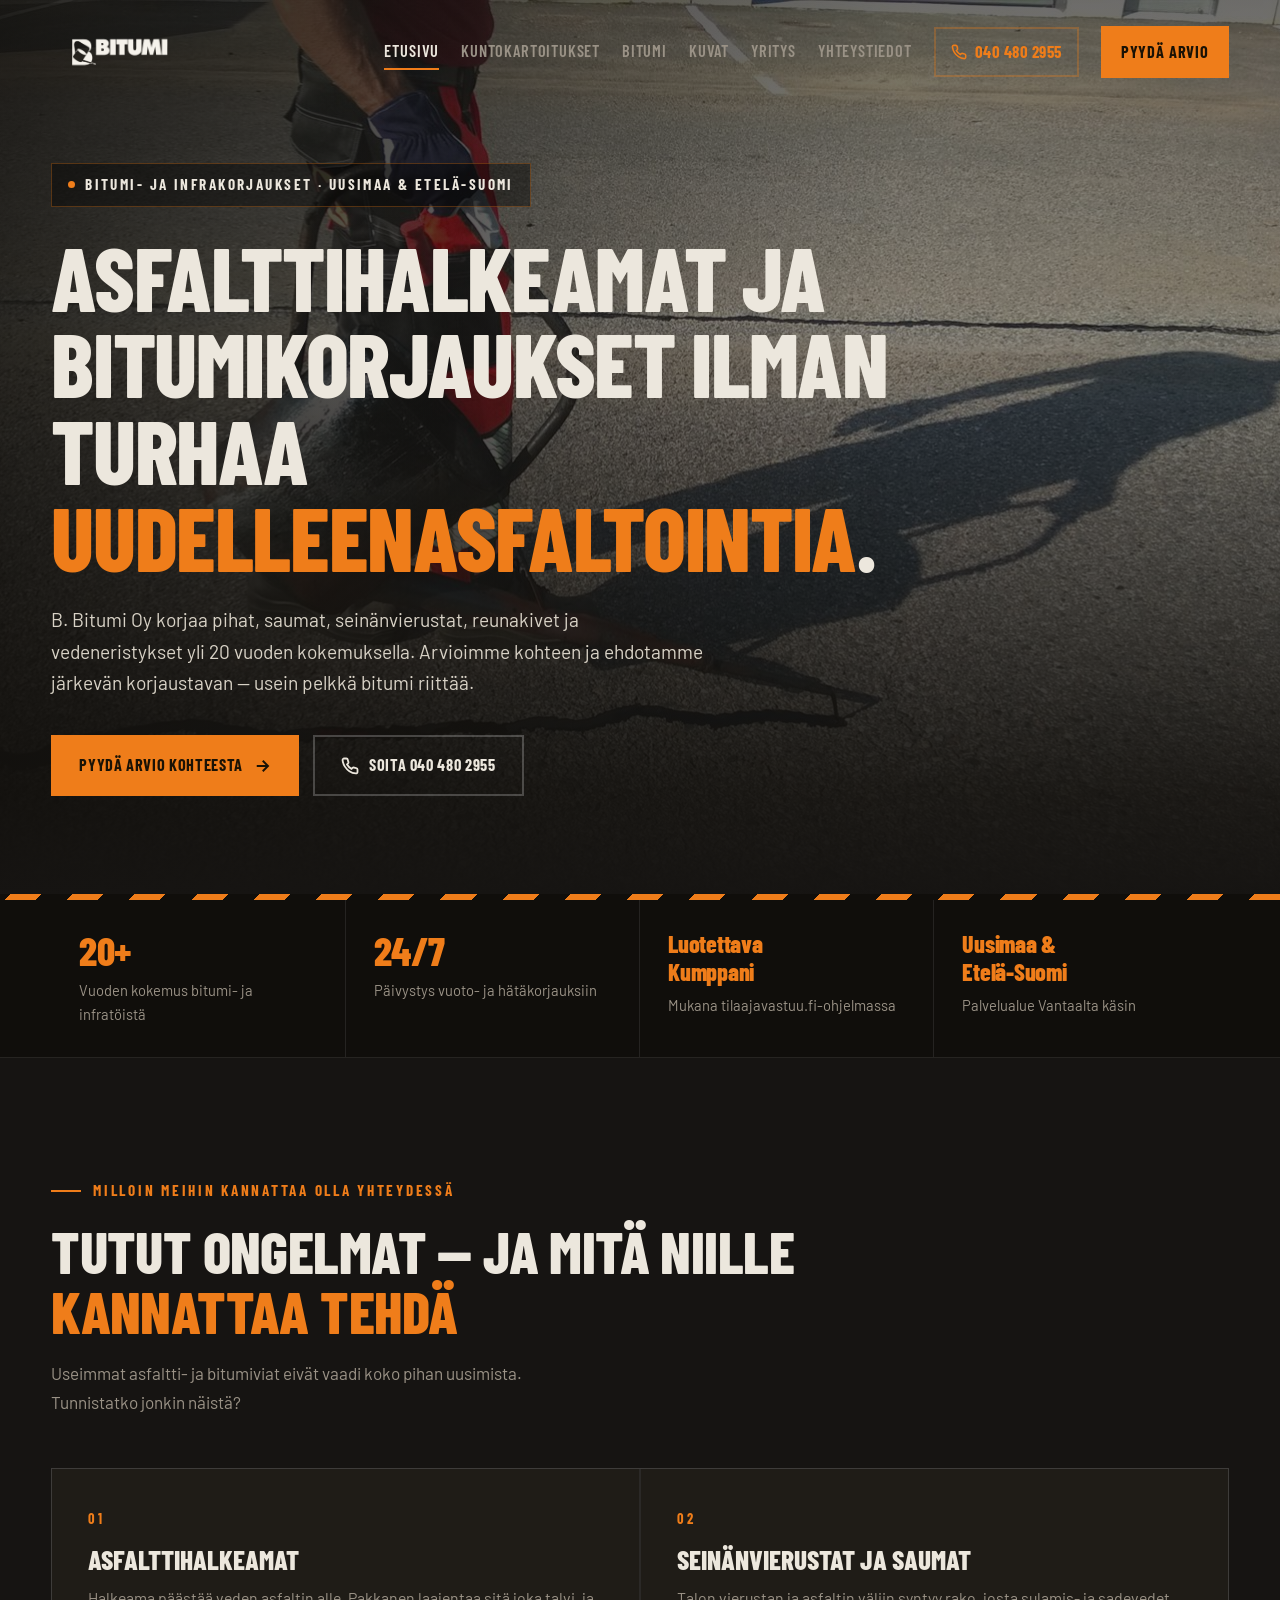
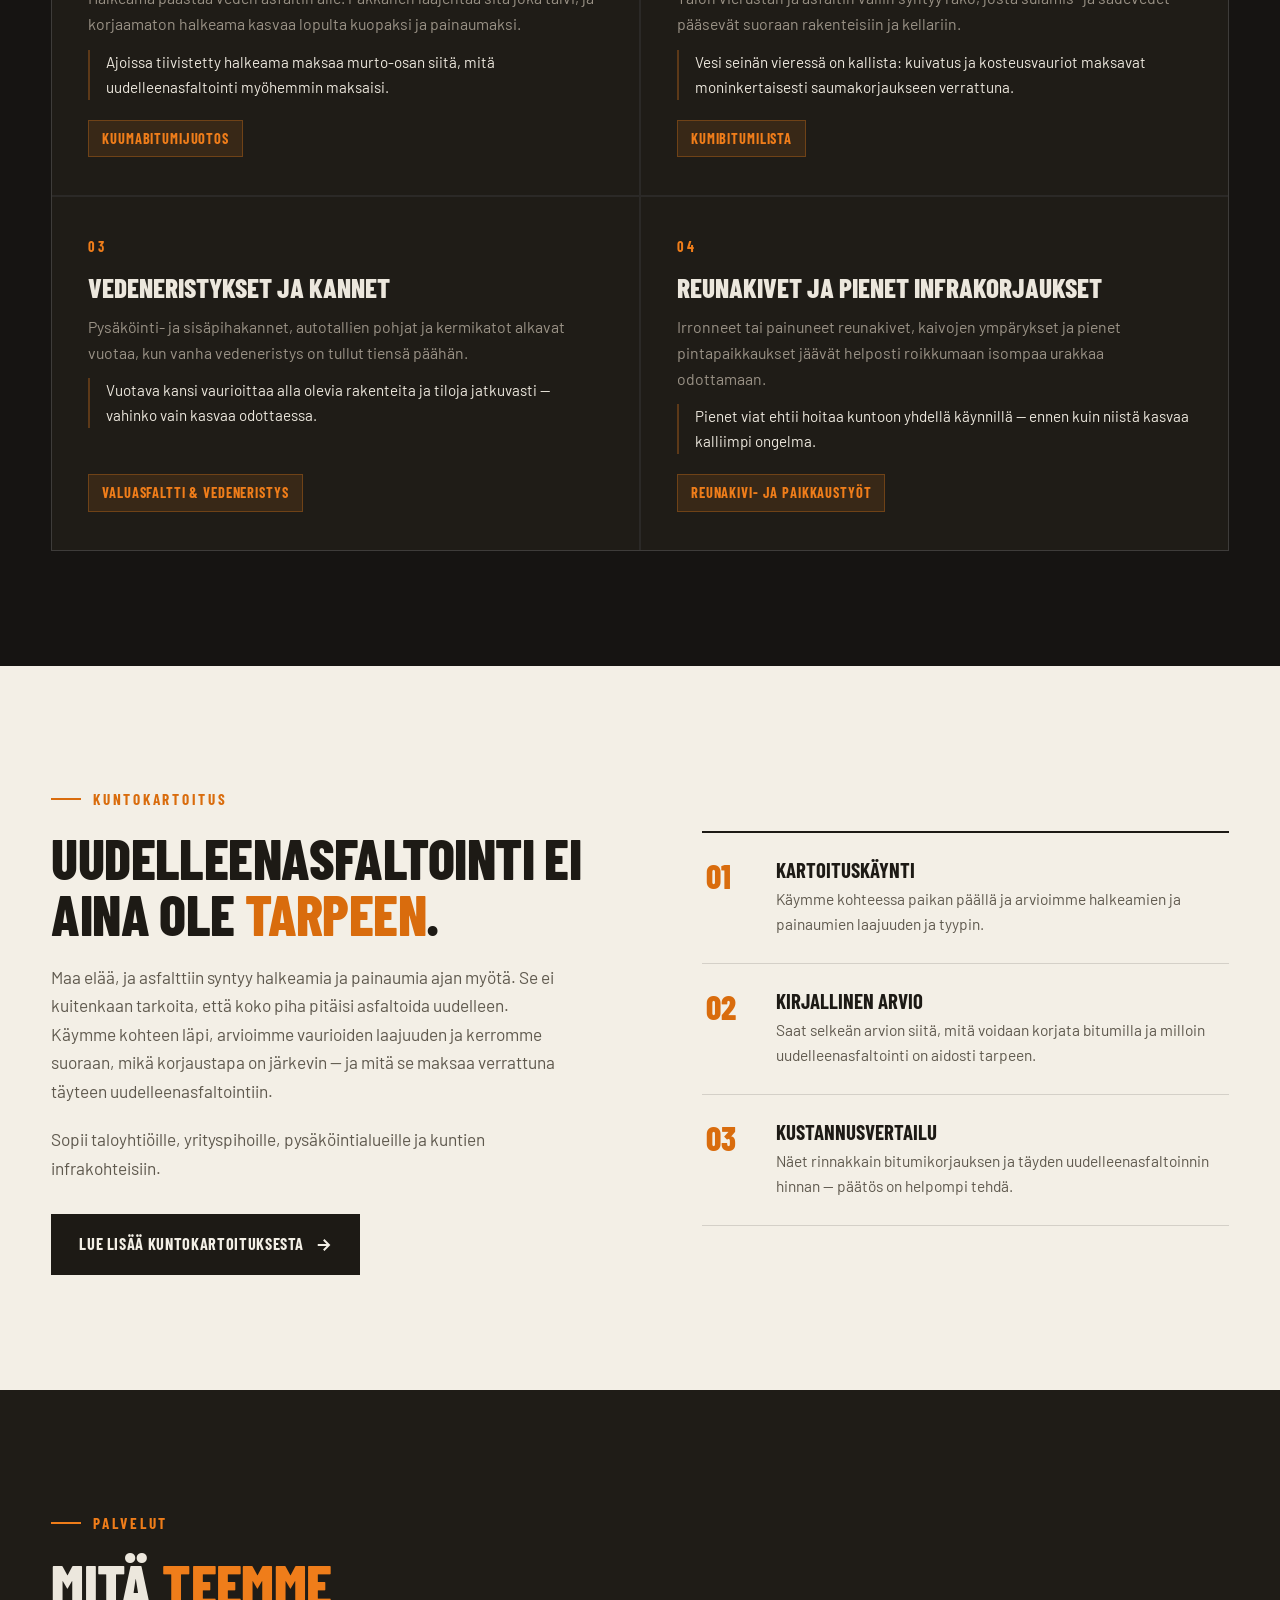
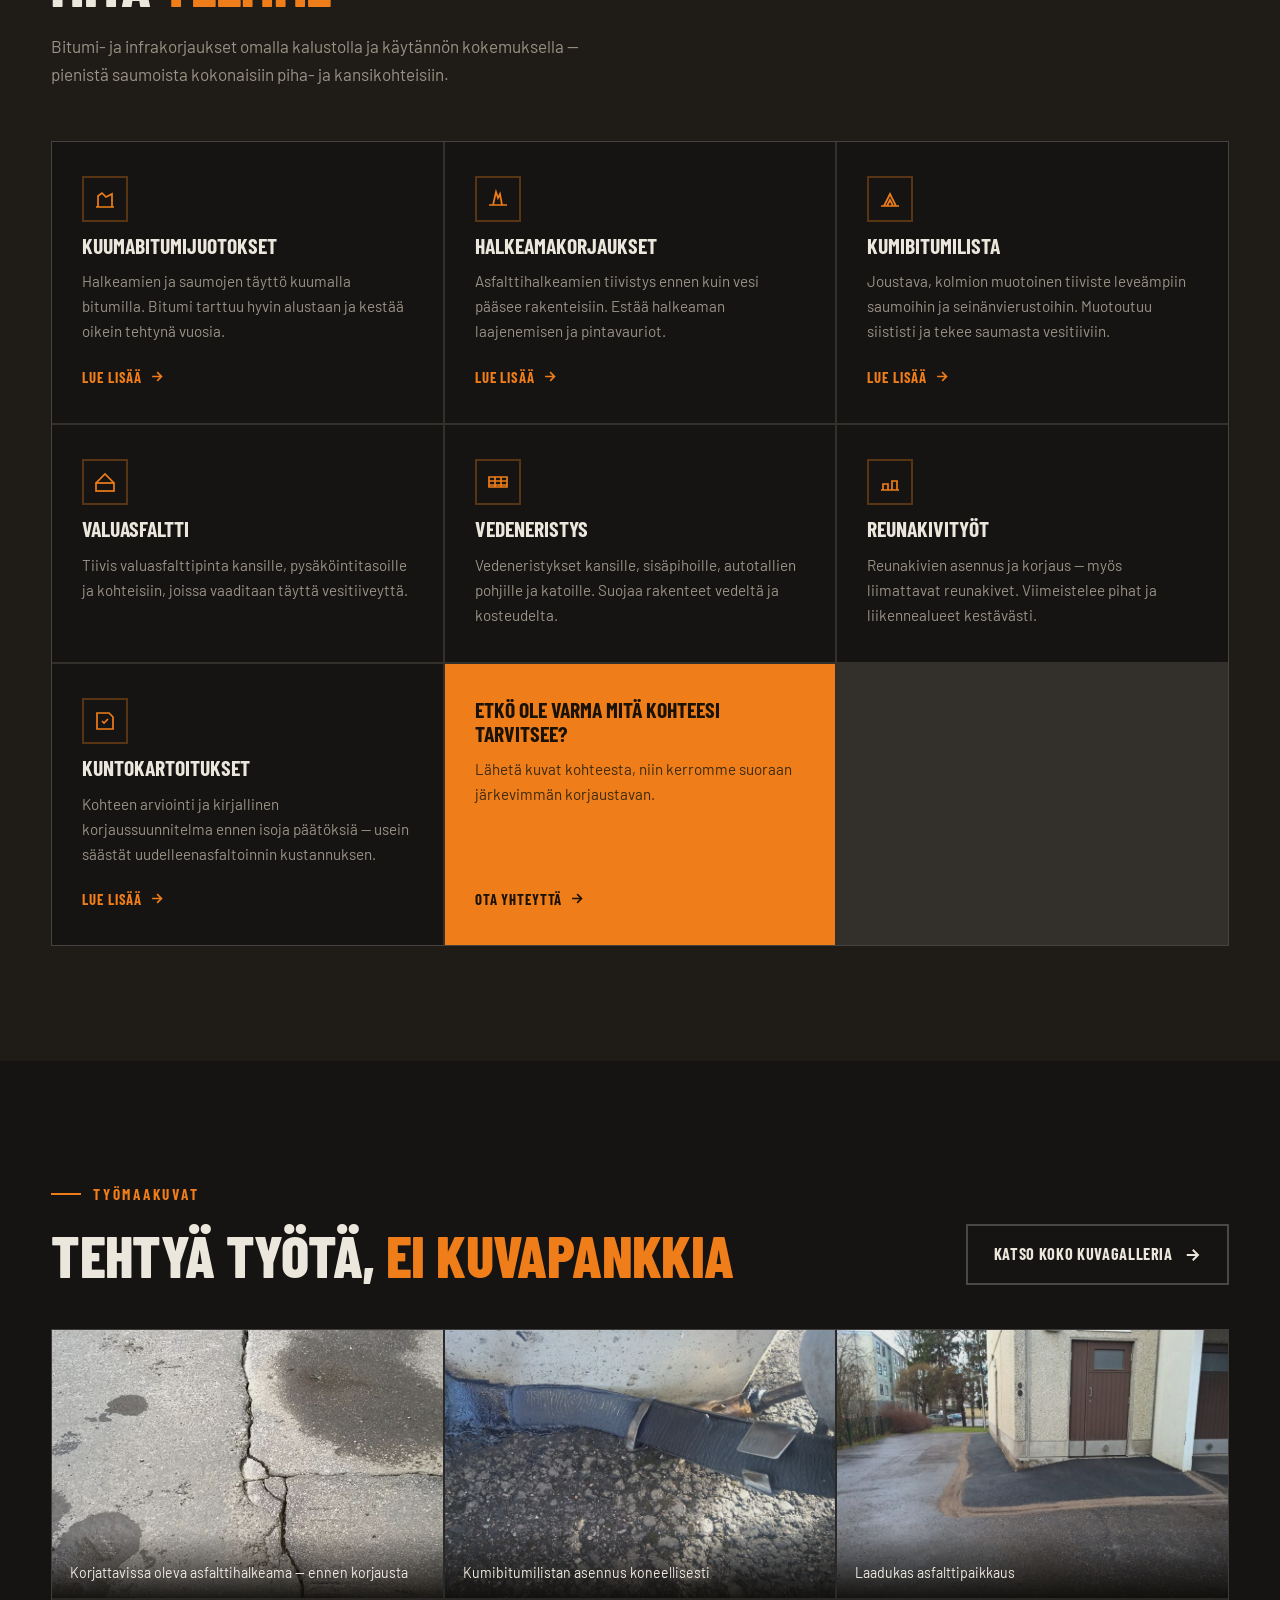
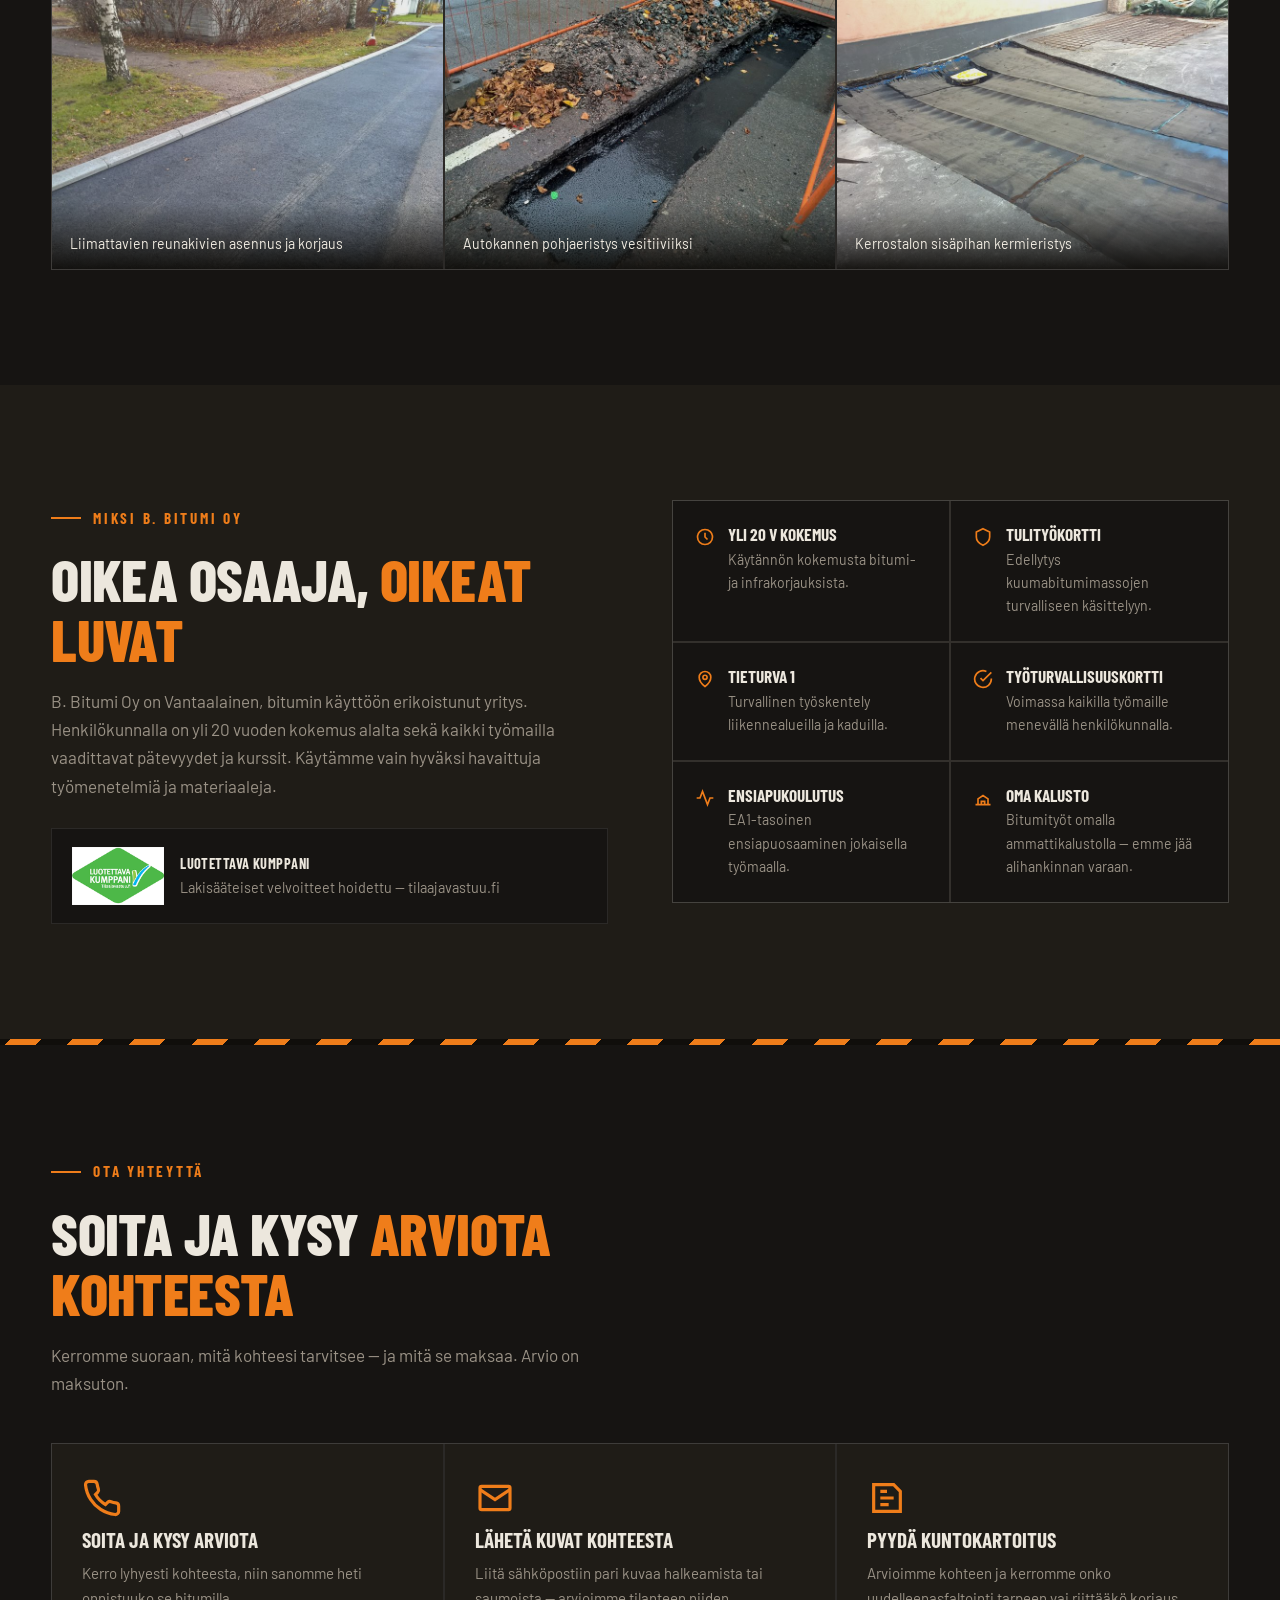
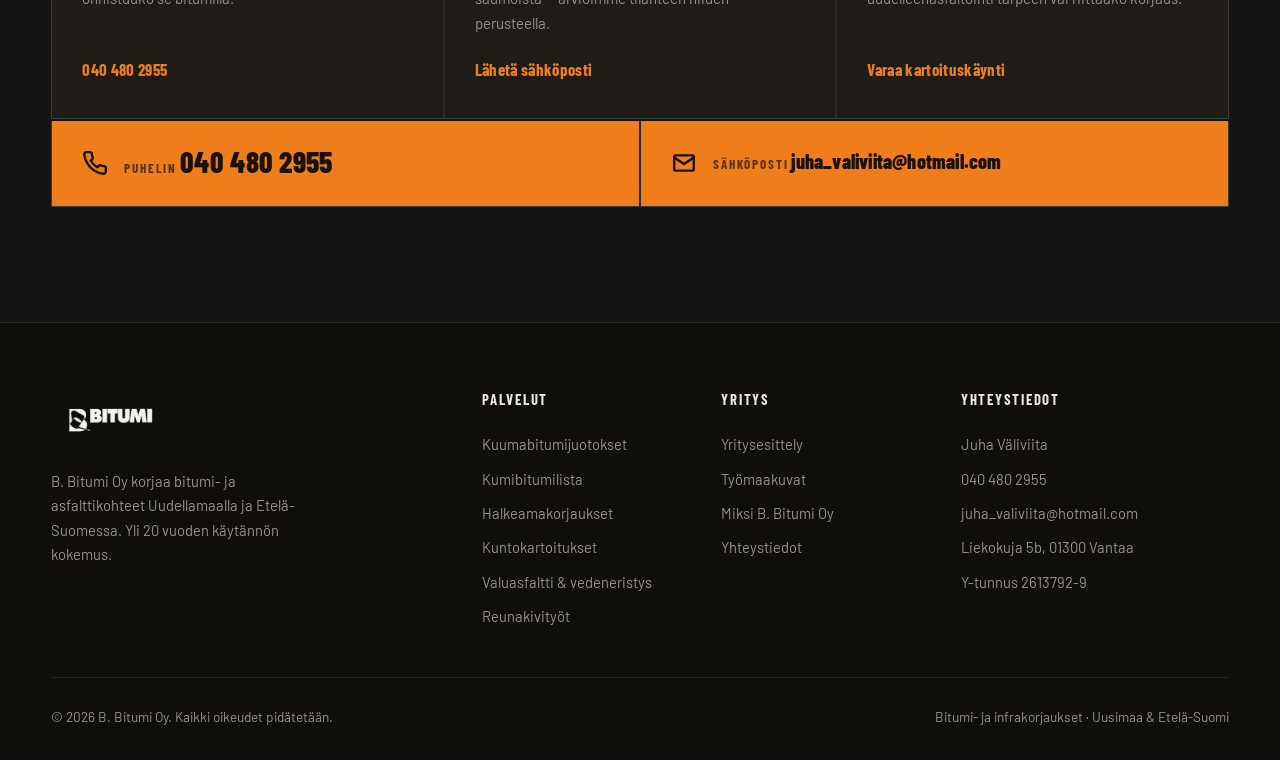
<file: index.html>
<!DOCTYPE html>
<html lang="fi">
<head>
  <meta charset="UTF-8" />
  <meta name="viewport" content="width=device-width, initial-scale=1.0" />
  <meta name="description" content="B. Bitumi Oy korjaa asfalttihalkeamat, seinänvierustat, saumat, reunakivet ja vedeneristykset — usein ilman kallista uudelleenasfaltointia. Yli 20 vuoden kokemus, palvelualue Vantaa, Uusimaa ja Etelä-Suomi." />
  <meta name="keywords" content="bitumikorjaus, asfalttihalkeamien korjaus, kuumabitumi, kumibitumilista, valuasfaltti, vedeneristys, reunakivityöt, kuntokartoitus, uudelleenasfaltointi, taloyhtiö, Vantaa, Uusimaa, Etelä-Suomi" />
  <meta name="author" content="B. Bitumi Oy" />
  <meta name="theme-color" content="#161412" />
  <meta property="og:type" content="website" />
  <meta property="og:title" content="B. Bitumi Oy — bitumi- ja asfalttikorjaukset" />
  <meta property="og:description" content="Asfalttihalkeamat, seinänvierustat ja bitumikorjaukset ilman turhaa uudelleenasfaltointia. Yli 20 vuoden kokemus Uudellamaalla ja Etelä-Suomessa." />
  <meta property="og:locale" content="fi_FI" />
  <title>B. Bitumi Oy — bitumi- ja asfalttikorjaukset | Vantaa, Uusimaa, Etelä-Suomi</title>
  <link rel="icon" href="favicon.png" />
  <link rel="canonical" href="https://mcrauli.github.io/bbitumi/" />
  <meta property="og:site_name" content="B. Bitumi Oy" />
  <meta property="og:url" content="https://mcrauli.github.io/bbitumi/" />
  <meta property="og:image" content="https://mcrauli.github.io/bbitumi/og-image.jpg" />
  <meta property="og:image:width" content="1200" />
  <meta property="og:image:height" content="630" />
  <meta property="og:image:alt" content="B. Bitumi Oy — bitumi- ja asfalttikorjaukset" />
  <meta name="twitter:card" content="summary_large_image" />
  <meta name="twitter:title" content="B. Bitumi Oy — bitumi- ja asfalttikorjaukset" />
  <meta name="twitter:description" content="Asfalttihalkeamat, seinänvierustat ja bitumikorjaukset ilman turhaa uudelleenasfaltointia. Yli 20 vuoden kokemus Uudellamaalla ja Etelä-Suomessa." />
  <meta name="twitter:image" content="https://mcrauli.github.io/bbitumi/og-image.jpg" />
  <script type="application/ld+json">
  {
    "@context": "https://schema.org",
    "@type": "HomeAndConstructionBusiness",
    "@id": "https://mcrauli.github.io/bbitumi/#business",
    "name": "B. Bitumi Oy",
    "description": "Bitumi-, asfaltti- ja infrakorjaukset Uudellamaalla ja Etelä-Suomessa. Kuumabitumijuotokset, halkeamakorjaukset, kumibitumilista, valuasfaltti, vedeneristys ja reunakivityöt. Yli 20 vuoden kokemus.",
    "url": "https://mcrauli.github.io/bbitumi/",
    "logo": "https://mcrauli.github.io/bbitumi/bitumi-logo.png",
    "image": "https://mcrauli.github.io/bbitumi/og-image.jpg",
    "telephone": "+358404802955",
    "email": "juha_valiviita@hotmail.com",
    "address": {
      "@type": "PostalAddress",
      "streetAddress": "Liekokuja 5b",
      "postalCode": "01300",
      "addressLocality": "Vantaa",
      "addressCountry": "FI"
    },
    "geo": { "@type": "GeoCoordinates", "latitude": 60.2992592, "longitude": 25.0011187 },
    "areaServed": [
      { "@type": "AdministrativeArea", "name": "Uusimaa" },
      { "@type": "Place", "name": "Etelä-Suomi" }
    ],
    "founder": { "@type": "Person", "name": "Juha Väliviita" },
    "vatID": "FI26137929",
    "taxID": "2613792-9",
    "knowsLanguage": "fi",
    "openingHoursSpecification": {
      "@type": "OpeningHoursSpecification",
      "dayOfWeek": ["Monday","Tuesday","Wednesday","Thursday","Friday","Saturday","Sunday"],
      "opens": "00:00",
      "closes": "23:59",
      "description": "24/7 päivystys vuoto- ja hätäkorjauksiin"
    }
  }
  </script>

  <link rel="preconnect" href="https://fonts.googleapis.com">
  <link rel="preconnect" href="https://fonts.gstatic.com" crossorigin>
  <link href="https://fonts.googleapis.com/css2?family=Barlow:wght@400;500;600;700&family=Barlow+Condensed:wght@600;700;800&display=swap" rel="stylesheet">

  <style>
    /* ============================================================
       B. Bitumi Oy — etusivu
       Aesthetic: industrial / worksite — warm charcoal, bitumi-orange,
       one cream "spec sheet" section for the key message.
    ============================================================ */
    :root {
      --ink:        #161412;   /* warm near-black base            */
      --ink-2:      #1f1c17;   /* raised panels                   */
      --ink-3:      #100e0b;   /* deepest                         */
      --paper:      #f3efe6;   /* cream — light section           */
      --paper-2:    #e9e3d5;   /* cream raised                    */
      --on-paper:   #1d1a15;   /* dark text on cream              */
      --on-paper-dim:#5f594e;

      --accent:     #ef7d1a;   /* bitumi orange                   */
      --accent-deep:#d96c0d;
      --accent-dim: rgba(239,125,26,0.12);

      --text:       #ece7dd;   /* warm off-white                  */
      --text-dim:   #9a9286;   /* muted body text                 */
      --line:       rgba(255,255,255,0.09);
      --line-warm:  rgba(239,125,26,0.30);

      --font-display: 'Barlow Condensed', 'Arial Narrow', sans-serif;
      --font-body:    'Barlow', system-ui, sans-serif;

      --ease:   cubic-bezier(0.4, 0, 0.2, 1);
      --t:      0.28s;
    }

    *, *::before, *::after { margin: 0; padding: 0; box-sizing: border-box; }

    html { scroll-behavior: smooth; -webkit-text-size-adjust: 100%; }

    body {
      font-family: var(--font-body);
      background: var(--ink);
      color: var(--text);
      line-height: 1.65;
      overflow-x: hidden;
      -webkit-font-smoothing: antialiased;
    }

    a { color: inherit; text-decoration: none; }
    img { max-width: 100%; display: block; }
    button { font: inherit; color: inherit; background: none; border: none; cursor: pointer; }

    ::selection { background: var(--accent); color: #fff; }
    ::-webkit-scrollbar { width: 10px; }
    ::-webkit-scrollbar-track { background: var(--ink-3); }
    ::-webkit-scrollbar-thumb { background: #3a342b; border-radius: 0; }
    ::-webkit-scrollbar-thumb:hover { background: var(--accent); }

    :focus-visible {
      outline: 3px solid var(--accent);
      outline-offset: 3px;
    }

    .container { width: min(1240px, 92%); margin-inline: auto; }

    /* ── Reveal on scroll ─────────────────────────────────────── */
    .reveal {
      opacity: 0;
      transform: translateY(26px);
      transition: opacity 0.7s var(--ease), transform 0.7s var(--ease);
    }
    .reveal.in { opacity: 1; transform: none; }
    .d1 { transition-delay: 0.08s; }
    .d2 { transition-delay: 0.16s; }
    .d3 { transition-delay: 0.24s; }
    .d4 { transition-delay: 0.32s; }

    @media (prefers-reduced-motion: reduce) {
      html { scroll-behavior: auto; }
      .reveal { opacity: 1; transform: none; transition: none; }
      * { animation-duration: 0.001s !important; transition-duration: 0.001s !important; }
    }

    /* ── Shared headings ──────────────────────────────────────── */
    .kicker {
      display: inline-flex;
      align-items: center;
      gap: 12px;
      font-family: var(--font-display);
      font-size: 0.95rem;
      font-weight: 700;
      letter-spacing: 0.18em;
      text-transform: uppercase;
      color: var(--accent);
      margin-bottom: 18px;
    }
    .kicker::before {
      content: '';
      width: 30px;
      height: 2px;
      background: var(--accent);
    }

    .h-sec {
      font-family: var(--font-display);
      font-weight: 800;
      font-size: clamp(2.2rem, 4.6vw, 3.7rem);
      overflow-wrap: break-word; -webkit-hyphens: auto; hyphens: auto;
      line-height: 1.02;
      letter-spacing: -0.01em;
      text-transform: uppercase;
    }
    .h-sec .mark { color: var(--accent); }

    .lead {
      font-size: 1.07rem;
      color: var(--text-dim);
      max-width: 56ch;
      margin-top: 18px;
    }

    section { padding: clamp(64px, 9vw, 116px) 0; }

    /* ── Buttons ──────────────────────────────────────────────── */
    .btn {
      display: inline-flex;
      align-items: center;
      gap: 10px;
      font-family: var(--font-display);
      font-weight: 700;
      font-size: 1.02rem;
      letter-spacing: 0.04em;
      text-transform: uppercase;
      padding: 15px 26px;
      transition: background var(--t), color var(--t), transform var(--t), border-color var(--t);
    }
    .btn svg { width: 18px; height: 18px; }
    .btn-primary {
      background: var(--accent);
      color: #1a1205;
      border: 2px solid var(--accent);
    }
    .btn-primary:hover { background: var(--accent-deep); border-color: var(--accent-deep); transform: translateY(-2px); }
    .btn-ghost {
      background: transparent;
      color: var(--text);
      border: 2px solid rgba(255,255,255,0.22);
    }
    .btn-ghost:hover { border-color: var(--accent); color: var(--accent); }
    .btn-on-paper { background: var(--on-paper); color: var(--paper); border: 2px solid var(--on-paper); }
    .btn-on-paper:hover { background: var(--accent-deep); border-color: var(--accent-deep); color: #1a1205; transform: translateY(-2px); }

    /* ── Navbar ───────────────────────────────────────────────── */
    .nav {
      position: fixed;
      inset: 0 0 auto 0;
      z-index: 100;
      border-bottom: 2px solid transparent;
      transition: background var(--t), border-color var(--t);
    }
    .nav.scrolled {
      background: rgba(18,16,13,0.96);
      border-bottom-color: var(--line);
      backdrop-filter: blur(10px);
    }
    .nav-inner {
      height: 104px;
      display: flex;
      align-items: center;
      justify-content: space-between;
      gap: 20px;
    }
    .brand { display: flex; align-items: center; }
    .brand img { height: 76px; width: auto; }
    .nav-links {
      display: flex;
      align-items: center;
      gap: 22px;
    }
    .nav-links a {
      font-family: var(--font-display);
      font-weight: 600;
      font-size: 1.02rem;
      letter-spacing: 0.05em;
      text-transform: uppercase;
      color: var(--text-dim);
      padding: 4px 0;
      border-bottom: 2px solid transparent;
      transition: color var(--t), border-color var(--t), background var(--t);
    }
    .nav-links a:hover,
    .nav-links a[aria-current="page"] { color: var(--text); border-bottom-color: var(--accent); }
    .nav-links a.nav-phone {
      display: inline-flex;
      align-items: center;
      gap: 8px;
      font-weight: 700;
      font-size: 1.05rem;
      letter-spacing: 0.03em;
      color: var(--accent);
      padding: 9px 15px;
      border: 2px solid var(--line-warm);
    }
    .nav-links a.nav-phone:hover { color: var(--accent); border-color: var(--accent); background: var(--accent-dim); }
    .nav-phone svg { width: 16px; height: 16px; }
    .nav-links a.nav-cta {
      font-weight: 700;
      font-size: 1.02rem;
      color: #1a1205;
      background: var(--accent);
      padding: 11px 18px;
      border: 2px solid var(--accent);
    }
    .nav-links a.nav-cta:hover { color: #1a1205; background: var(--accent-deep); border-color: var(--accent-deep); }

    .burger {
      display: none;
      flex-direction: column;
      gap: 5px;
      padding: 8px;
    }
    .burger span {
      width: 24px; height: 2px;
      background: var(--text);
      transition: transform var(--t), opacity var(--t);
    }
    .burger.open span:nth-child(1) { transform: translateY(7px) rotate(45deg); }
    .burger.open span:nth-child(2) { opacity: 0; }
    .burger.open span:nth-child(3) { transform: translateY(-7px) rotate(-45deg); }

    .mobile {
      display: none;
      position: fixed;
      inset: 104px 0 auto 0;
      z-index: 99;
      background: var(--ink-3);
      border-bottom: 2px solid var(--line);
      flex-direction: column;
      padding: 8px 0 0;
    }
    .mobile.open { display: flex; }
    .mobile a {
      font-family: var(--font-display);
      font-weight: 600;
      font-size: 1.15rem;
      letter-spacing: 0.05em;
      text-transform: uppercase;
      padding: 15px 4%;
      color: var(--text-dim);
      border-bottom: 1px solid var(--line);
    }
    .mobile a:last-child { border-bottom: none; }
    .mobile a:hover, .mobile a[aria-current="page"] { color: var(--accent); }
    .mobile .m-cta {
      margin: 14px 4% 0;
      text-align: center;
      background: var(--accent);
      color: #1a1205;
      border-bottom: none;
    }

    /* Kiinteä Soita-palkki (mobiili) */
    .callbar {
      display: none;
      position: fixed;
      inset: auto 0 0 0;
      z-index: 95;
      grid-template-columns: 1fr 1fr;
      border-top: 2px solid var(--accent);
    }
    .callbar a {
      display: flex;
      align-items: center;
      justify-content: center;
      gap: 8px;
      padding: 15px 12px;
      font-family: var(--font-display);
      font-weight: 700;
      font-size: 1.05rem;
      letter-spacing: 0.04em;
      text-transform: uppercase;
    }
    .callbar a svg { width: 18px; height: 18px; }
    .callbar .cb-call { background: var(--ink-3); color: var(--text); }
    .callbar .cb-cta { background: var(--accent); color: #1a1205; }
    .callbar .cb-call:active { background: #000; }
    .callbar .cb-cta:active { background: var(--accent-deep); }

    /* ── Hero ─────────────────────────────────────────────────── */
    .hero {
      position: relative;
      min-height: 100svh;
      display: flex;
      align-items: flex-end;
      padding-top: 104px;
      overflow: hidden;
    }
    .hero-photo {
      position: absolute;
      inset: 0;
      width: 100%;
      height: 100%;
      object-fit: cover;
      object-position: center 60%;
      z-index: 0;
    }
    .hero::before {
      content: '';
      position: absolute;
      inset: 0;
      z-index: 1;
      background:
        linear-gradient(180deg, rgba(18,16,13,0.55) 0%, rgba(18,16,13,0.35) 35%, rgba(18,16,13,0.92) 88%, var(--ink) 100%),
        linear-gradient(90deg, rgba(18,16,13,0.78) 0%, rgba(18,16,13,0.15) 70%);
    }
    /* hi-vis hazard stripe accent */
    .hero::after {
      content: '';
      position: absolute;
      left: 0; right: 0; bottom: 0;
      height: 6px;
      z-index: 2;
      background: repeating-linear-gradient(
        -45deg, var(--accent) 0 22px, var(--ink-3) 22px 44px
      );
    }
    .hero-inner {
      position: relative;
      z-index: 2;
      padding-bottom: clamp(56px, 9vw, 104px);
      max-width: 880px;
    }
    .hero-tag {
      display: inline-flex;
      align-items: center;
      gap: 10px;
      font-family: var(--font-display);
      font-weight: 700;
      font-size: 0.95rem;
      letter-spacing: 0.16em;
      text-transform: uppercase;
      color: var(--text);
      background: rgba(0,0,0,0.4);
      border: 1px solid var(--line-warm);
      padding: 8px 16px;
      margin-bottom: 26px;
    }
    .hero-tag .dot { width: 7px; height: 7px; background: var(--accent); border-radius: 50%; }
    .hero h1 {
      font-family: var(--font-display);
      font-weight: 800;
      font-size: clamp(2.7rem, 7vw, 5.7rem);
      overflow-wrap: break-word; -webkit-hyphens: auto; hyphens: auto;
      line-height: 0.97;
      letter-spacing: -0.015em;
      text-transform: uppercase;
    }
    .hero h1 .mark { color: var(--accent); }
    .hero p {
      font-size: clamp(1.05rem, 1.5vw, 1.25rem);
      color: #d8d2c6;
      max-width: 60ch;
      margin-top: 24px;
    }
    .hero-actions {
      display: flex;
      flex-wrap: wrap;
      gap: 14px;
      margin-top: 36px;
    }

    /* ── Trust strip ──────────────────────────────────────────── */
    .trust {
      background: var(--ink-3);
      border-bottom: 1px solid var(--line);
      padding: 0;
    }
    .trust-grid {
      display: grid;
      grid-template-columns: repeat(4, 1fr);
    }
    .trust-item {
      padding: 30px 28px;
      border-right: 1px solid var(--line);
    }
    .trust-item:last-child { border-right: none; }
    .trust-num {
      font-family: var(--font-display);
      font-weight: 800;
      font-size: 2.5rem;
      line-height: 1;
      color: var(--accent);
      letter-spacing: -0.01em;
    }
    .trust-label {
      font-size: 0.92rem;
      color: var(--text-dim);
      margin-top: 8px;
    }

    /* ── Section header block ─────────────────────────────────── */
    .sec-head { max-width: 760px; margin-bottom: 52px; }

    /* ── Problem cards ────────────────────────────────────────── */
    .problems { background: var(--ink); }
    .problem-grid {
      display: grid;
      grid-template-columns: repeat(2, 1fr);
      gap: 2px;
      background: var(--line);
      border: 1px solid var(--line);
    }
    .problem {
      background: var(--ink-2);
      padding: 38px 36px;
      display: flex;
      flex-direction: column;
      transition: background var(--t);
    }
    .problem:hover { background: #26221b; }
    .problem-no {
      font-family: var(--font-display);
      font-weight: 700;
      font-size: 0.9rem;
      letter-spacing: 0.2em;
      color: var(--accent);
    }
    .problem h3 {
      font-family: var(--font-display);
      font-weight: 800;
      font-size: 1.7rem;
      text-transform: uppercase;
      line-height: 1.05;
      margin: 14px 0 12px;
    }
    .problem p { color: var(--text-dim); font-size: 0.99rem; }
    .problem .why {
      color: var(--text);
      font-size: 0.95rem;
      margin-top: 12px;
      padding-left: 16px;
      border-left: 2px solid var(--line-warm);
    }
    .problem .method {
      margin-top: auto;
      padding-top: 20px;
    }
    .method-tag {
      display: inline-block;
      font-family: var(--font-display);
      font-weight: 700;
      font-size: 0.9rem;
      letter-spacing: 0.06em;
      text-transform: uppercase;
      color: var(--accent);
      background: var(--accent-dim);
      border: 1px solid var(--line-warm);
      padding: 6px 13px;
    }

    /* ── Kuntokartoitus — cream "spec sheet" section ──────────── */
    .saving {
      background: var(--paper);
      color: var(--on-paper);
      position: relative;
    }
    .saving .kicker { color: var(--accent-deep); }
    .saving .kicker::before { background: var(--accent-deep); }
    .saving-grid {
      display: grid;
      grid-template-columns: 1.05fr 0.95fr;
      gap: 68px;
      align-items: center;
    }
    .saving h2 {
      font-family: var(--font-display);
      font-weight: 800;
      font-size: clamp(2.3rem, 4.4vw, 3.6rem);
      overflow-wrap: break-word; -webkit-hyphens: auto; hyphens: auto;
      line-height: 1.0;
      text-transform: uppercase;
      letter-spacing: -0.01em;
    }
    .saving h2 .mark { color: var(--accent-deep); }
    .saving p {
      color: var(--on-paper-dim);
      font-size: 1.08rem;
      margin-top: 20px;
      max-width: 52ch;
    }
    .saving-actions { margin-top: 32px; }
    .steps {
      display: flex;
      flex-direction: column;
      border-top: 2px solid var(--on-paper);
    }
    .step {
      display: flex;
      gap: 22px;
      padding: 26px 4px;
      border-bottom: 1px solid rgba(0,0,0,0.13);
    }
    .step-no {
      font-family: var(--font-display);
      font-weight: 800;
      font-size: 2.1rem;
      line-height: 1;
      color: var(--accent-deep);
      min-width: 48px;
    }
    .step h4 {
      font-family: var(--font-display);
      font-weight: 700;
      font-size: 1.3rem;
      text-transform: uppercase;
      line-height: 1.1;
    }
    .step p { color: var(--on-paper-dim); font-size: 0.97rem; margin-top: 4px; }

    /* ── Services ─────────────────────────────────────────────── */
    .services { background: var(--ink-2); }
    .svc-grid {
      display: grid;
      grid-template-columns: repeat(3, 1fr);
      gap: 2px;
      background: var(--line);
      border: 1px solid var(--line);
    }
    .svc {
      background: var(--ink);
      padding: 34px 30px;
      display: flex;
      flex-direction: column;
      gap: 12px;
      transition: background var(--t);
    }
    .svc:hover { background: var(--ink-2); }
    .svc-ico {
      width: 46px; height: 46px;
      color: var(--accent);
      border: 2px solid var(--line-warm);
      display: flex; align-items: center; justify-content: center;
    }
    .svc-ico svg { width: 24px; height: 24px; }
    .svc h3 {
      font-family: var(--font-display);
      font-weight: 700;
      font-size: 1.35rem;
      text-transform: uppercase;
      line-height: 1.1;
    }
    .svc p { color: var(--text-dim); font-size: 0.95rem; }
    .svc-link {
      margin-top: auto;
      padding-top: 8px;
      font-family: var(--font-display);
      font-weight: 700;
      font-size: 0.92rem;
      letter-spacing: 0.06em;
      text-transform: uppercase;
      color: var(--accent);
      display: inline-flex;
      align-items: center;
      gap: 7px;
    }
    .svc-link svg { width: 15px; height: 15px; transition: transform var(--t); }
    .svc:hover .svc-link svg { transform: translateX(4px); }

    /* ── Worksite gallery ─────────────────────────────────────── */
    .gallery { background: var(--ink); }
    .gallery-head {
      display: flex;
      flex-wrap: wrap;
      align-items: flex-end;
      justify-content: space-between;
      gap: 24px;
      margin-bottom: 44px;
    }
    .gallery-grid {
      display: grid;
      grid-template-columns: repeat(3, 1fr);
      gap: 2px;
      background: var(--line);
      border: 1px solid var(--line);
    }
    .shot {
      position: relative;
      aspect-ratio: 16 / 11;
      overflow: hidden;
      background: var(--ink-2);
    }
    .shot img {
      width: 100%; height: 100%;
      object-fit: cover;
      transition: transform 0.6s var(--ease), filter 0.6s var(--ease);
      filter: saturate(0.92) brightness(0.92);
    }
    .shot:hover img { transform: scale(1.05); filter: saturate(1.05) brightness(1); }
    .shot figcaption {
      position: absolute;
      inset: auto 0 0 0;
      padding: 30px 18px 14px;
      font-size: 0.88rem;
      color: #f0ebe1;
      background: linear-gradient(180deg, transparent, rgba(13,11,8,0.92));
    }
    .shot-fallback {
      width: 100%; height: 100%;
      display: flex; flex-direction: column;
      align-items: center; justify-content: center;
      gap: 8px;
      color: #4a443a;
      background: repeating-linear-gradient(-45deg, #1c1914 0 14px, #211d17 14px 28px);
      font-family: var(--font-display);
      font-size: 0.85rem;
      letter-spacing: 0.1em;
      text-transform: uppercase;
    }

    /* ── Why us ───────────────────────────────────────────────── */
    .why { background: var(--ink-2); }
    .why-grid {
      display: grid;
      grid-template-columns: 1fr 1fr;
      gap: 64px;
      align-items: start;
    }
    .why-list {
      display: grid;
      grid-template-columns: 1fr 1fr;
      gap: 2px;
      background: var(--line);
      border: 1px solid var(--line);
    }
    .why-item {
      background: var(--ink);
      padding: 24px 22px;
      display: flex;
      gap: 13px;
      align-items: flex-start;
    }
    .why-item svg { width: 20px; height: 20px; color: var(--accent); flex-shrink: 0; margin-top: 2px; }
    .why-item h4 {
      font-family: var(--font-display);
      font-weight: 700;
      font-size: 1.08rem;
      text-transform: uppercase;
      line-height: 1.12;
    }
    .why-item p { font-size: 0.88rem; color: var(--text-dim); margin-top: 3px; }
    .why-badge {
      margin-top: 28px;
      display: flex;
      align-items: center;
      gap: 16px;
      padding: 18px 20px;
      background: var(--ink);
      border: 1px solid var(--line);
    }
    .why-badge img { width: 92px; height: auto; }
    .why-badge span { font-size: 0.9rem; color: var(--text-dim); }
    .why-badge strong { color: var(--text); display: block; font-family: var(--font-display); text-transform: uppercase; letter-spacing: 0.03em; }

    /* ── Contact / CTA ────────────────────────────────────────── */
    .contact { background: var(--ink); position: relative; }
    .contact::before {
      content: '';
      position: absolute;
      inset: 0 0 auto 0;
      height: 6px;
      background: repeating-linear-gradient(-45deg, var(--accent) 0 22px, var(--ink-3) 22px 44px);
    }
    .contact-head { max-width: 720px; margin-bottom: 46px; }
    .contact-actions {
      display: grid;
      grid-template-columns: repeat(3, 1fr);
      gap: 2px;
      background: var(--line);
      border: 1px solid var(--line);
    }
    .ca {
      background: var(--ink-2);
      padding: 34px 30px;
      display: flex;
      flex-direction: column;
      gap: 10px;
      transition: background var(--t);
    }
    .ca:hover { background: #26221b; }
    .ca-ico { width: 40px; height: 40px; color: var(--accent); }
    .ca-ico svg { width: 100%; height: 100%; }
    .ca h3 {
      font-family: var(--font-display);
      font-weight: 700;
      font-size: 1.32rem;
      text-transform: uppercase;
      line-height: 1.1;
    }
    .ca p { font-size: 0.94rem; color: var(--text-dim); }
    .ca-do {
      margin-top: auto;
      padding-top: 10px;
      font-family: var(--font-display);
      font-weight: 700;
      font-size: 1.05rem;
      letter-spacing: 0.02em;
      color: var(--accent);
    }
    .contact-direct {
      margin-top: 2px;
      display: grid;
      grid-template-columns: 1fr 1fr;
      gap: 2px;
      background: var(--line);
      border: 1px solid var(--line);
      border-top: none;
    }
    .cd {
      background: var(--accent);
      color: #1a1205;
      padding: 26px 30px;
      display: flex;
      align-items: center;
      gap: 16px;
      transition: background var(--t);
    }
    .cd:hover { background: var(--accent-deep); }
    .cd svg { width: 26px; height: 26px; flex-shrink: 0; }
    .cd-label {
      font-family: var(--font-display);
      font-weight: 700;
      font-size: 0.82rem;
      letter-spacing: 0.14em;
      text-transform: uppercase;
      opacity: 0.7;
    }
    .cd-val {
      font-family: var(--font-display);
      font-weight: 800;
      font-size: clamp(1.3rem, 2.4vw, 1.85rem);
      line-height: 1;
      letter-spacing: 0.01em;
    }

    /* ── Footer ───────────────────────────────────────────────── */
    .footer {
      background: var(--ink-3);
      border-top: 1px solid var(--line);
      padding: 64px 0 32px;
    }
    .footer-grid {
      display: grid;
      grid-template-columns: 2fr 1fr 1fr 1.4fr;
      gap: 48px;
      padding-bottom: 44px;
      border-bottom: 1px solid var(--line);
    }
    .footer-brand img { height: 66px; width: auto; margin-bottom: 16px; }
    .footer-brand p { font-size: 0.92rem; color: var(--text-dim); max-width: 32ch; }
    .footer-col h5 {
      font-family: var(--font-display);
      font-weight: 700;
      font-size: 0.92rem;
      letter-spacing: 0.12em;
      text-transform: uppercase;
      color: var(--text);
      margin-bottom: 16px;
    }
    .footer-col a, .footer-col p {
      display: block;
      font-size: 0.92rem;
      color: var(--text-dim);
      padding: 5px 0;
      transition: color var(--t);
    }
    .footer-col a:hover { color: var(--accent); }
    .footer-bottom {
      display: flex;
      flex-wrap: wrap;
      justify-content: space-between;
      gap: 10px;
      padding-top: 28px;
      font-size: 0.85rem;
      color: var(--text-dim);
    }

    /* ── Responsive ───────────────────────────────────────────── */
    @media (max-width: 1100px) {
      .nav-links { display: none; }
      .burger { display: flex; }
    }
    @media (max-width: 940px) {
      .saving-grid { grid-template-columns: 1fr; gap: 44px; }
      .svc-grid { grid-template-columns: repeat(2, 1fr); }
      .gallery-grid { grid-template-columns: repeat(2, 1fr); }
      .why-grid { grid-template-columns: 1fr; gap: 40px; }
      .footer-grid { grid-template-columns: 1fr 1fr; gap: 36px; }
      .callbar { display: grid; }
      body { padding-bottom: 60px; }
    }
    @media (max-width: 620px) {
      /* Hero mobiilissa: kuva omaksi banneriksi ylös, teksti tasaiselle
         pohjalle sen alle — täysleveä taustakuva näkyi pystynäytöllä
         vain kapeana, oudosti skaalattuna siivuna */
      .hero {
        min-height: auto;
        display: block;
        padding-top: calc(104px + 64vw);
        padding-bottom: 44px;
      }
      .hero-photo { height: calc(104px + 64vw); object-position: center 50%; }
      .hero::before { bottom: auto; height: calc(104px + 64vw); }
      .hero::after { top: calc(104px + 64vw - 6px); bottom: auto; }
      .hero-inner { padding-bottom: 0; max-width: 100%; }

      .trust-grid { grid-template-columns: 1fr 1fr; }
      .trust-item:nth-child(2) { border-right: none; }
      .trust-item:nth-child(1), .trust-item:nth-child(2) { border-bottom: 1px solid var(--line); }
      .problem-grid { grid-template-columns: 1fr; }
      .svc-grid { grid-template-columns: 1fr; }
      /* Työmaakuvat: vaakaan rullattava karuselli mobiilissa */
      .gallery-grid {
        display: flex;
        gap: 10px;
        overflow-x: auto;
        scroll-snap-type: x mandatory;
        -webkit-overflow-scrolling: touch;
        scrollbar-width: none;
        background: transparent;
        border: none;
        padding-bottom: 4px;
      }
      .gallery-grid::-webkit-scrollbar { display: none; }
      .gallery-grid .shot {
        flex: 0 0 82%;
        scroll-snap-align: center;
      }
      .why-list { grid-template-columns: 1fr; }
      .contact-actions { grid-template-columns: 1fr; }
      .contact-direct { grid-template-columns: 1fr; }
      .footer-grid { grid-template-columns: 1fr; gap: 28px; }
      .hero-actions .btn { flex: 1 1 100%; justify-content: center; }
    }
  </style>
</head>
<body>

  <!-- ══════════════ NAV ══════════════ -->
  <nav class="nav" id="nav">
    <div class="container nav-inner">
      <a href="index.html" class="brand" aria-label="B. Bitumi Oy — etusivu">
        <img src="bitumi-logo.png" alt="B. Bitumi Oy" />
      </a>
      <div class="nav-links">
        <a href="index.html" aria-current="page">Etusivu</a>
        <a href="kuntokartoitukset.html">Kuntokartoitukset</a>
        <a href="bitumi.html">Bitumi</a>
        <a href="kuvat.html">Kuvat</a>
        <a href="yritys.html">Yritys</a>
        <a href="yhteystiedot.html">Yhteystiedot</a>
        <a href="tel:+358404802955" class="nav-phone">
          <svg viewBox="0 0 24 24" fill="none" stroke="currentColor" stroke-width="2.4" aria-hidden="true"><path d="M22 16.92v3a2 2 0 0 1-2.18 2 19.8 19.8 0 0 1-8.63-3.07 19.5 19.5 0 0 1-6-6 19.8 19.8 0 0 1-3.07-8.67A2 2 0 0 1 4.11 2h3a2 2 0 0 1 2 1.72c.13.96.36 1.9.7 2.81a2 2 0 0 1-.45 2.11L8.09 9.91a16 16 0 0 0 6 6l1.27-1.27a2 2 0 0 1 2.11-.45c.91.34 1.85.57 2.81.7A2 2 0 0 1 22 16.92Z"/></svg>
          040 480 2955
        </a>
        <a href="yhteystiedot.html#tarjouspyynto" class="nav-cta">Pyydä arvio</a>
      </div>
      <button class="burger" id="burger" aria-label="Avaa valikko" aria-expanded="false" aria-controls="mobile">
        <span></span><span></span><span></span>
      </button>
    </div>
  </nav>
  <div class="mobile" id="mobile">
    <a href="index.html" aria-current="page">Etusivu</a>
    <a href="kuntokartoitukset.html">Kuntokartoitukset</a>
    <a href="bitumi.html">Bitumi</a>
    <a href="kuvat.html">Kuvat</a>
    <a href="yritys.html">Yritys</a>
    <a href="yhteystiedot.html">Yhteystiedot</a>
  </div>

  <!-- ══════════════ HERO ══════════════ -->
  <header class="hero">
    <img class="hero-photo" src="img/hero-halkeama.jpg"
         alt="Kuumabitumijuotoksella korjattu pitkä asfalttihalkeama työmaalla"
         onerror="this.remove()" />
    <div class="container">
      <div class="hero-inner">
        <span class="hero-tag"><span class="dot" aria-hidden="true"></span>Bitumi- ja infrakorjaukset · Uusimaa &amp; Etelä-Suomi</span>
        <h1>Asfalttihalkeamat ja bitumikorjaukset ilman turhaa <span class="mark">uudelleenasfaltointia</span>.</h1>
        <p>
          B. Bitumi Oy korjaa pihat, saumat, seinänvierustat, reunakivet ja vedeneristykset
          yli 20 vuoden kokemuksella. Arvioimme kohteen ja ehdotamme järkevän korjaustavan —
          usein pelkkä bitumi riittää.
        </p>
        <div class="hero-actions">
          <a href="yhteystiedot.html#tarjouspyynto" class="btn btn-primary">
            Pyydä arvio kohteesta
            <svg viewBox="0 0 24 24" fill="none" stroke="currentColor" stroke-width="2.6" aria-hidden="true"><path d="M5 12h14M13 5l7 7-7 7"/></svg>
          </a>
          <a href="tel:+358404802955" class="btn btn-ghost">
            <svg viewBox="0 0 24 24" fill="none" stroke="currentColor" stroke-width="2.4" aria-hidden="true"><path d="M22 16.92v3a2 2 0 0 1-2.18 2 19.8 19.8 0 0 1-8.63-3.07 19.5 19.5 0 0 1-6-6 19.8 19.8 0 0 1-3.07-8.67A2 2 0 0 1 4.11 2h3a2 2 0 0 1 2 1.72c.13.96.36 1.9.7 2.81a2 2 0 0 1-.45 2.11L8.09 9.91a16 16 0 0 0 6 6l1.27-1.27a2 2 0 0 1 2.11-.45c.91.34 1.85.57 2.81.7A2 2 0 0 1 22 16.92Z"/></svg>
            Soita 040 480 2955
          </a>
        </div>
      </div>
    </div>
  </header>

  <!-- ══════════════ TRUST STRIP ══════════════ -->
  <section class="trust" aria-label="B. Bitumi Oy lyhyesti">
    <div class="container">
      <div class="trust-grid">
        <div class="trust-item">
          <div class="trust-num">20+</div>
          <div class="trust-label">Vuoden kokemus bitumi- ja infratöistä</div>
        </div>
        <div class="trust-item">
          <div class="trust-num">24/7</div>
          <div class="trust-label">Päivystys vuoto- ja hätäkorjauksiin</div>
        </div>
        <div class="trust-item">
          <div class="trust-num" style="font-size:1.5rem;line-height:1.15;">Luotettava<br>Kumppani</div>
          <div class="trust-label">Mukana tilaajavastuu.fi-ohjelmassa</div>
        </div>
        <div class="trust-item">
          <div class="trust-num" style="font-size:1.5rem;line-height:1.15;">Uusimaa &amp;<br>Etelä-Suomi</div>
          <div class="trust-label">Palvelualue Vantaalta käsin</div>
        </div>
      </div>
    </div>
  </section>

  <!-- ══════════════ PROBLEMS ══════════════ -->
  <section class="problems" id="ongelmat" aria-labelledby="ongelmat-h">
    <div class="container">
      <div class="sec-head reveal">
        <span class="kicker">Milloin meihin kannattaa olla yhteydessä</span>
        <h2 class="h-sec" id="ongelmat-h">Tutut ongelmat — ja mitä niille <span class="mark">kannattaa tehdä</span></h2>
        <p class="lead">Useimmat asfaltti- ja bitumiviat eivät vaadi koko pihan uusimista. Tunnistatko jonkin näistä?</p>
      </div>

      <div class="problem-grid">
        <article class="problem reveal">
          <span class="problem-no">01</span>
          <h3>Asfalttihalkeamat</h3>
          <p>Halkeama päästää veden asfaltin alle. Pakkanen laajentaa sitä joka talvi, ja korjaamaton halkeama kasvaa lopulta kuopaksi ja painaumaksi.</p>
          <p class="why">Ajoissa tiivistetty halkeama maksaa murto-osan siitä, mitä uudelleenasfaltointi myöhemmin maksaisi.</p>
          <div class="method"><span class="method-tag">Kuumabitumijuotos</span></div>
        </article>

        <article class="problem reveal d1">
          <span class="problem-no">02</span>
          <h3>Seinänvierustat ja saumat</h3>
          <p>Talon vierustan ja asfaltin väliin syntyy rako, josta sulamis- ja sadevedet pääsevät suoraan rakenteisiin ja kellariin.</p>
          <p class="why">Vesi seinän vieressä on kallista: kuivatus ja kosteusvauriot maksavat moninkertaisesti saumakorjaukseen verrattuna.</p>
          <div class="method"><span class="method-tag">Kumibitumilista</span></div>
        </article>

        <article class="problem reveal d2">
          <span class="problem-no">03</span>
          <h3>Vedeneristykset ja kannet</h3>
          <p>Pysäköinti- ja sisäpihakannet, autotallien pohjat ja kermikatot alkavat vuotaa, kun vanha vedeneristys on tullut tiensä päähän.</p>
          <p class="why">Vuotava kansi vaurioittaa alla olevia rakenteita ja tiloja jatkuvasti — vahinko vain kasvaa odottaessa.</p>
          <div class="method"><span class="method-tag">Valuasfaltti &amp; vedeneristys</span></div>
        </article>

        <article class="problem reveal d3">
          <span class="problem-no">04</span>
          <h3>Reunakivet ja pienet infrakorjaukset</h3>
          <p>Irronneet tai painuneet reunakivet, kaivojen ympärykset ja pienet pintapaikkaukset jäävät helposti roikkumaan isompaa urakkaa odottamaan.</p>
          <p class="why">Pienet viat ehtii hoitaa kuntoon yhdellä käynnillä — ennen kuin niistä kasvaa kalliimpi ongelma.</p>
          <div class="method"><span class="method-tag">Reunakivi- ja paikkaustyöt</span></div>
        </article>
      </div>
    </div>
  </section>

  <!-- ══════════════ KUNTOKARTOITUS / SÄÄSTÖVIESTI ══════════════ -->
  <section class="saving" id="kuntokartoitus" aria-labelledby="saving-h">
    <div class="container">
      <div class="saving-grid">
        <div class="reveal">
          <span class="kicker">Kuntokartoitus</span>
          <h2 id="saving-h">Uudelleenasfaltointi ei aina ole <span class="mark">tarpeen</span>.</h2>
          <p>
            Maa elää, ja asfalttiin syntyy halkeamia ja painaumia ajan myötä. Se ei kuitenkaan
            tarkoita, että koko piha pitäisi asfaltoida uudelleen. Käymme kohteen läpi, arvioimme
            vaurioiden laajuuden ja kerromme suoraan, mikä korjaustapa on järkevin — ja mitä se
            maksaa verrattuna täyteen uudelleenasfaltointiin.
          </p>
          <p>
            Sopii taloyhtiöille, yrityspihoille, pysäköintialueille ja kuntien infrakohteisiin.
          </p>
          <div class="saving-actions">
            <a href="kuntokartoitukset.html" class="btn btn-on-paper">
              Lue lisää kuntokartoituksesta
              <svg viewBox="0 0 24 24" fill="none" stroke="currentColor" stroke-width="2.6" aria-hidden="true"><path d="M5 12h14M13 5l7 7-7 7"/></svg>
            </a>
          </div>
        </div>
        <div class="steps reveal d1">
          <div class="step">
            <span class="step-no">01</span>
            <div>
              <h4>Kartoituskäynti</h4>
              <p>Käymme kohteessa paikan päällä ja arvioimme halkeamien ja painaumien laajuuden ja tyypin.</p>
            </div>
          </div>
          <div class="step">
            <span class="step-no">02</span>
            <div>
              <h4>Kirjallinen arvio</h4>
              <p>Saat selkeän arvion siitä, mitä voidaan korjata bitumilla ja milloin uudelleenasfaltointi on aidosti tarpeen.</p>
            </div>
          </div>
          <div class="step">
            <span class="step-no">03</span>
            <div>
              <h4>Kustannusvertailu</h4>
              <p>Näet rinnakkain bitumikorjauksen ja täyden uudelleenasfaltoinnin hinnan — päätös on helpompi tehdä.</p>
            </div>
          </div>
        </div>
      </div>
    </div>
  </section>

  <!-- ══════════════ SERVICES ══════════════ -->
  <section class="services" id="palvelut" aria-labelledby="palvelut-h">
    <div class="container">
      <div class="sec-head reveal">
        <span class="kicker">Palvelut</span>
        <h2 class="h-sec" id="palvelut-h">Mitä <span class="mark">teemme</span></h2>
        <p class="lead">Bitumi- ja infrakorjaukset omalla kalustolla ja käytännön kokemuksella — pienistä saumoista kokonaisiin piha- ja kansikohteisiin.</p>
      </div>

      <div class="svc-grid">
        <article class="svc reveal">
          <div class="svc-ico"><svg viewBox="0 0 24 24" fill="none" stroke="currentColor" stroke-width="1.7" aria-hidden="true"><path d="M3 20h18M5 20V9l4-3 4 4 6-3v13"/></svg></div>
          <h3>Kuumabitumijuotokset</h3>
          <p>Halkeamien ja saumojen täyttö kuumalla bitumilla. Bitumi tarttuu hyvin alustaan ja kestää oikein tehtynä vuosia.</p>
          <a href="bitumi.html" class="svc-link">Lue lisää <svg viewBox="0 0 24 24" fill="none" stroke="currentColor" stroke-width="2.6" aria-hidden="true"><path d="M5 12h14M13 5l7 7-7 7"/></svg></a>
        </article>

        <article class="svc reveal d1">
          <div class="svc-ico"><svg viewBox="0 0 24 24" fill="none" stroke="currentColor" stroke-width="1.7" aria-hidden="true"><path d="M3 18h18M7 18l3-13 2 6 2-4 2 11"/></svg></div>
          <h3>Halkeamakorjaukset</h3>
          <p>Asfalttihalkeamien tiivistys ennen kuin vesi pääsee rakenteisiin. Estää halkeaman laajenemisen ja pintavauriot.</p>
          <a href="kuntokartoitukset.html" class="svc-link">Lue lisää <svg viewBox="0 0 24 24" fill="none" stroke="currentColor" stroke-width="2.6" aria-hidden="true"><path d="M5 12h14M13 5l7 7-7 7"/></svg></a>
        </article>

        <article class="svc reveal d2">
          <div class="svc-ico"><svg viewBox="0 0 24 24" fill="none" stroke="currentColor" stroke-width="1.7" aria-hidden="true"><path d="M3 19h18M6 19l6-12 6 12M9 19l3-6 3 6"/></svg></div>
          <h3>Kumibitumilista</h3>
          <p>Joustava, kolmion muotoinen tiiviste leveämpiin saumoihin ja seinänvierustoihin. Muotoutuu siististi ja tekee saumasta vesitiiviin.</p>
          <a href="bitumi.html" class="svc-link">Lue lisää <svg viewBox="0 0 24 24" fill="none" stroke="currentColor" stroke-width="2.6" aria-hidden="true"><path d="M5 12h14M13 5l7 7-7 7"/></svg></a>
        </article>

        <article class="svc reveal">
          <div class="svc-ico"><svg viewBox="0 0 24 24" fill="none" stroke="currentColor" stroke-width="1.7" aria-hidden="true"><rect x="3" y="13" width="18" height="8"/><path d="M3 13l9-9 9 9"/></svg></div>
          <h3>Valuasfaltti</h3>
          <p>Tiivis valuasfalttipinta kansille, pysäköintitasoille ja kohteisiin, joissa vaaditaan täyttä vesitiiveyttä.</p>
        </article>

        <article class="svc reveal d1">
          <div class="svc-ico"><svg viewBox="0 0 24 24" fill="none" stroke="currentColor" stroke-width="1.7" aria-hidden="true"><path d="M3 7h18v10H3zM3 11h18M3 15h18M9 7v10M15 7v10"/></svg></div>
          <h3>Vedeneristys</h3>
          <p>Vedeneristykset kansille, sisäpihoille, autotallien pohjille ja katoille. Suojaa rakenteet vedeltä ja kosteudelta.</p>
        </article>

        <article class="svc reveal d2">
          <div class="svc-ico"><svg viewBox="0 0 24 24" fill="none" stroke="currentColor" stroke-width="1.7" aria-hidden="true"><path d="M3 20h18M5 20v-6h5v6M14 20v-9h5v9"/></svg></div>
          <h3>Reunakivityöt</h3>
          <p>Reunakivien asennus ja korjaus — myös liimattavat reunakivet. Viimeistelee pihat ja liikennealueet kestävästi.</p>
        </article>

        <article class="svc reveal">
          <div class="svc-ico"><svg viewBox="0 0 24 24" fill="none" stroke="currentColor" stroke-width="1.7" aria-hidden="true"><path d="M4 4h12l4 4v12H4zM9 12l2 2 4-4"/></svg></div>
          <h3>Kuntokartoitukset</h3>
          <p>Kohteen arviointi ja kirjallinen korjaussuunnitelma ennen isoja päätöksiä — usein säästät uudelleenasfaltoinnin kustannuksen.</p>
          <a href="kuntokartoitukset.html" class="svc-link">Lue lisää <svg viewBox="0 0 24 24" fill="none" stroke="currentColor" stroke-width="2.6" aria-hidden="true"><path d="M5 12h14M13 5l7 7-7 7"/></svg></a>
        </article>

        <article class="svc reveal d1" style="justify-content:center;background:var(--accent);color:#1a1205;">
          <h3 style="color:#1a1205;">Etkö ole varma mitä kohteesi tarvitsee?</h3>
          <p style="color:#3a2a0e;">Lähetä kuvat kohteesta, niin kerromme suoraan järkevimmän korjaustavan.</p>
          <a href="yhteystiedot.html#tarjouspyynto" class="svc-link" style="color:#1a1205;">Ota yhteyttä <svg viewBox="0 0 24 24" fill="none" stroke="currentColor" stroke-width="2.6" aria-hidden="true"><path d="M5 12h14M13 5l7 7-7 7"/></svg></a>
        </article>
      </div>
    </div>
  </section>

  <!-- ══════════════ WORKSITE GALLERY ══════════════ -->
  <section class="gallery" id="kuvat" aria-labelledby="kuvat-h">
    <div class="container">
      <div class="gallery-head">
        <div class="reveal">
          <span class="kicker">Työmaakuvat</span>
          <h2 class="h-sec" id="kuvat-h">Tehtyä työtä, <span class="mark">ei kuvapankkia</span></h2>
        </div>
        <a href="kuvat.html" class="btn btn-ghost reveal d1">
          Katso koko kuvagalleria
          <svg viewBox="0 0 24 24" fill="none" stroke="currentColor" stroke-width="2.6" aria-hidden="true"><path d="M5 12h14M13 5l7 7-7 7"/></svg>
        </a>
      </div>

      <div class="gallery-grid">
        <figure class="shot reveal">
          <img src="img/halkeama-ennen.jpg" loading="lazy" alt="Korjattavissa oleva asfalttihalkeama ennen kuumabitumijuotosta"
               onerror="this.parentElement.innerHTML='<div class=&quot;shot-fallback&quot;>Työmaakuva</div>'" />
          <figcaption>Korjattavissa oleva asfalttihalkeama — ennen korjausta</figcaption>
        </figure>
        <figure class="shot reveal d1">
          <img src="img/kumibitumilista-asennus.jpg" loading="lazy" alt="Kumibitumilistan asennus koneella asfalttisaumaan"
               onerror="this.parentElement.innerHTML='<div class=&quot;shot-fallback&quot;>Työmaakuva</div>'" />
          <figcaption>Kumibitumilistan asennus koneellisesti</figcaption>
        </figure>
        <figure class="shot reveal d2">
          <img src="img/asfalttipaikkaus.jpg" loading="lazy" alt="Valmis asfalttipaikkaus työkohteessa"
               onerror="this.parentElement.innerHTML='<div class=&quot;shot-fallback&quot;>Työmaakuva</div>'" />
          <figcaption>Laadukas asfalttipaikkaus</figcaption>
        </figure>
        <figure class="shot reveal">
          <img src="img/reunakivet.jpg" loading="lazy" alt="Liimattavien reunakivien asennustyö"
               onerror="this.parentElement.innerHTML='<div class=&quot;shot-fallback&quot;>Työmaakuva</div>'" />
          <figcaption>Liimattavien reunakivien asennus ja korjaus</figcaption>
        </figure>
        <figure class="shot reveal d1">
          <img src="img/autokannen-eristys.jpg" loading="lazy" alt="Autotallin kannen pohjaeristys vesitiiviiksi"
               onerror="this.parentElement.innerHTML='<div class=&quot;shot-fallback&quot;>Työmaakuva</div>'" />
          <figcaption>Autokannen pohjaeristys vesitiiviiksi</figcaption>
        </figure>
        <figure class="shot reveal d2">
          <img src="img/kermieristys.jpg" loading="lazy" alt="Kerrostalon sisäpihan kermieristystyö"
               onerror="this.parentElement.innerHTML='<div class=&quot;shot-fallback&quot;>Työmaakuva</div>'" />
          <figcaption>Kerrostalon sisäpihan kermieristys</figcaption>
        </figure>
      </div>
    </div>
  </section>

  <!-- ══════════════ WHY US ══════════════ -->
  <section class="why" id="miksi" aria-labelledby="miksi-h">
    <div class="container">
      <div class="why-grid">
        <div class="reveal">
          <span class="kicker">Miksi B. Bitumi Oy</span>
          <h2 class="h-sec" id="miksi-h">Oikea osaaja, <span class="mark">oikeat luvat</span></h2>
          <p class="lead">
            B. Bitumi Oy on Vantaalainen, bitumin käyttöön erikoistunut yritys. Henkilökunnalla on
            yli 20 vuoden kokemus alalta sekä kaikki työmailla vaadittavat pätevyydet ja kurssit.
            Käytämme vain hyväksi havaittuja työmenetelmiä ja materiaaleja.
          </p>
          <div class="why-badge">
            <img src="img/luotettava-kumppani.png" alt="Luotettava Kumppani — tilaajavastuu.fi" />
            <span><strong>Luotettava Kumppani</strong>Lakisääteiset velvoitteet hoidettu — tilaajavastuu.fi</span>
          </div>
        </div>

        <div class="why-list reveal d1">
          <div class="why-item">
            <svg viewBox="0 0 24 24" fill="none" stroke="currentColor" stroke-width="2" aria-hidden="true"><circle cx="12" cy="12" r="9"/><path d="M12 7v5l3 3"/></svg>
            <div><h4>Yli 20 v kokemus</h4><p>Käytännön kokemusta bitumi- ja infrakorjauksista.</p></div>
          </div>
          <div class="why-item">
            <svg viewBox="0 0 24 24" fill="none" stroke="currentColor" stroke-width="2" aria-hidden="true"><path d="M12 2l8 4v6c0 5-3.5 8-8 10-4.5-2-8-5-8-10V6z"/></svg>
            <div><h4>Tulityökortti</h4><p>Edellytys kuumabitumimassojen turvalliseen käsittelyyn.</p></div>
          </div>
          <div class="why-item">
            <svg viewBox="0 0 24 24" fill="none" stroke="currentColor" stroke-width="2" aria-hidden="true"><path d="M12 21s-7-5-7-11a7 7 0 0 1 14 0c0 6-7 11-7 11z"/><circle cx="12" cy="10" r="2.5"/></svg>
            <div><h4>Tieturva 1</h4><p>Turvallinen työskentely liikennealueilla ja kaduilla.</p></div>
          </div>
          <div class="why-item">
            <svg viewBox="0 0 24 24" fill="none" stroke="currentColor" stroke-width="2" aria-hidden="true"><path d="M22 11.5V12a10 10 0 1 1-5.9-9.1"/><path d="M22 4 12 14l-3-3"/></svg>
            <div><h4>Työturvallisuuskortti</h4><p>Voimassa kaikilla työmaille menevällä henkilökunnalla.</p></div>
          </div>
          <div class="why-item">
            <svg viewBox="0 0 24 24" fill="none" stroke="currentColor" stroke-width="2" aria-hidden="true"><path d="M22 12h-4l-3 8L9 4l-3 8H2"/></svg>
            <div><h4>Ensiapukoulutus</h4><p>EA1-tasoinen ensiapuosaaminen jokaisella työmaalla.</p></div>
          </div>
          <div class="why-item">
            <svg viewBox="0 0 24 24" fill="none" stroke="currentColor" stroke-width="2" aria-hidden="true"><path d="M3 20h18M6 20v-7l6-4 6 4v7M10 20v-4h4v4"/></svg>
            <div><h4>Oma kalusto</h4><p>Bitumityöt omalla ammattikalustolla — emme jää alihankinnan varaan.</p></div>
          </div>
        </div>
      </div>
    </div>
  </section>

  <!-- ══════════════ CONTACT / CTA ══════════════ -->
  <section class="contact" id="yhteystiedot" aria-labelledby="yhteys-h">
    <div class="container">
      <div class="contact-head reveal">
        <span class="kicker">Ota yhteyttä</span>
        <h2 class="h-sec" id="yhteys-h">Soita ja kysy <span class="mark">arviota kohteesta</span></h2>
        <p class="lead">Kerromme suoraan, mitä kohteesi tarvitsee — ja mitä se maksaa. Arvio on maksuton.</p>
      </div>

      <div class="contact-actions">
        <a class="ca reveal" href="tel:+358404802955">
          <div class="ca-ico"><svg viewBox="0 0 24 24" fill="none" stroke="currentColor" stroke-width="1.9" aria-hidden="true"><path d="M22 16.92v3a2 2 0 0 1-2.18 2 19.8 19.8 0 0 1-8.63-3.07 19.5 19.5 0 0 1-6-6 19.8 19.8 0 0 1-3.07-8.67A2 2 0 0 1 4.11 2h3a2 2 0 0 1 2 1.72c.13.96.36 1.9.7 2.81a2 2 0 0 1-.45 2.11L8.09 9.91a16 16 0 0 0 6 6l1.27-1.27a2 2 0 0 1 2.11-.45c.91.34 1.85.57 2.81.7A2 2 0 0 1 22 16.92Z"/></svg></div>
          <h3>Soita ja kysy arviota</h3>
          <p>Kerro lyhyesti kohteesta, niin sanomme heti onnistuuko se bitumilla.</p>
          <span class="ca-do">040 480 2955</span>
        </a>
        <a class="ca reveal d1" href="yhteystiedot.html#tarjouspyynto">
          <div class="ca-ico"><svg viewBox="0 0 24 24" fill="none" stroke="currentColor" stroke-width="1.9" aria-hidden="true"><rect x="3" y="5" width="18" height="14" rx="1"/><path d="M3 7l9 6 9-6"/></svg></div>
          <h3>Lähetä kuvat kohteesta</h3>
          <p>Liitä sähköpostiin pari kuvaa halkeamista tai saumoista — arvioimme tilanteen niiden perusteella.</p>
          <span class="ca-do">Lähetä sähköposti</span>
        </a>
        <a class="ca reveal d2" href="kuntokartoitukset.html">
          <div class="ca-ico"><svg viewBox="0 0 24 24" fill="none" stroke="currentColor" stroke-width="1.9" aria-hidden="true"><path d="M4 4h12l4 4v12H4z"/><path d="M8 12h8M8 16h5M8 8h4"/></svg></div>
          <h3>Pyydä kuntokartoitus</h3>
          <p>Arvioimme kohteen ja kerromme onko uudelleenasfaltointi tarpeen vai riittääkö korjaus.</p>
          <span class="ca-do">Varaa kartoituskäynti</span>
        </a>
      </div>

      <div class="contact-direct">
        <a class="cd reveal" href="tel:+358404802955" aria-label="Soita numeroon 040 480 2955">
          <svg viewBox="0 0 24 24" fill="none" stroke="currentColor" stroke-width="2.2" aria-hidden="true"><path d="M22 16.92v3a2 2 0 0 1-2.18 2 19.8 19.8 0 0 1-8.63-3.07 19.5 19.5 0 0 1-6-6 19.8 19.8 0 0 1-3.07-8.67A2 2 0 0 1 4.11 2h3a2 2 0 0 1 2 1.72c.13.96.36 1.9.7 2.81a2 2 0 0 1-.45 2.11L8.09 9.91a16 16 0 0 0 6 6l1.27-1.27a2 2 0 0 1 2.11-.45c.91.34 1.85.57 2.81.7A2 2 0 0 1 22 16.92Z"/></svg>
          <span>
            <span class="cd-label">Puhelin</span>
            <span class="cd-val">040 480 2955</span>
          </span>
        </a>
        <a class="cd reveal d1" href="mailto:juha_valiviita@hotmail.com" aria-label="Lähetä sähköpostia">
          <svg viewBox="0 0 24 24" fill="none" stroke="currentColor" stroke-width="2.2" aria-hidden="true"><rect x="3" y="5" width="18" height="14" rx="1"/><path d="M3 7l9 6 9-6"/></svg>
          <span>
            <span class="cd-label">Sähköposti</span>
            <span class="cd-val" style="font-size:clamp(1rem,1.8vw,1.25rem);">juha_valiviita@hotmail.com</span>
          </span>
        </a>
      </div>
    </div>
  </section>

  <!-- ══════════════ FOOTER ══════════════ -->
  <footer class="footer">
    <div class="container">
      <div class="footer-grid">
        <div class="footer-brand">
          <img src="bitumi-logo.png" alt="B. Bitumi Oy" />
          <p>B. Bitumi Oy korjaa bitumi- ja asfalttikohteet Uudellamaalla ja Etelä-Suomessa. Yli 20 vuoden käytännön kokemus.</p>
        </div>
        <div class="footer-col">
          <h5>Palvelut</h5>
          <a href="bitumi.html">Kuumabitumijuotokset</a>
          <a href="bitumi.html">Kumibitumilista</a>
          <a href="kuntokartoitukset.html">Halkeamakorjaukset</a>
          <a href="kuntokartoitukset.html">Kuntokartoitukset</a>
          <a href="#palvelut">Valuasfaltti &amp; vedeneristys</a>
          <a href="#palvelut">Reunakivityöt</a>
        </div>
        <div class="footer-col">
          <h5>Yritys</h5>
          <a href="yritys.html">Yritysesittely</a>
          <a href="kuvat.html">Työmaakuvat</a>
          <a href="#miksi">Miksi B. Bitumi Oy</a>
          <a href="yhteystiedot.html">Yhteystiedot</a>
        </div>
        <div class="footer-col">
          <h5>Yhteystiedot</h5>
          <p>Juha Väliviita</p>
          <a href="tel:+358404802955">040 480 2955</a>
          <a href="mailto:juha_valiviita@hotmail.com">juha_valiviita@hotmail.com</a>
          <p>Liekokuja 5b, 01300 Vantaa</p>
          <p>Y-tunnus 2613792-9</p>
        </div>
      </div>
      <div class="footer-bottom">
        <p>&copy; 2026 B. Bitumi Oy. Kaikki oikeudet pidätetään.</p>
        <p>Bitumi- ja infrakorjaukset · Uusimaa &amp; Etelä-Suomi</p>
      </div>
    </div>
  </footer>

  <!-- Kiinteä Soita-palkki mobiilissa -->
  <div class="callbar">
    <a class="cb-call" href="tel:+358404802955">
      <svg viewBox="0 0 24 24" fill="none" stroke="currentColor" stroke-width="2.4" aria-hidden="true"><path d="M22 16.92v3a2 2 0 0 1-2.18 2 19.8 19.8 0 0 1-8.63-3.07 19.5 19.5 0 0 1-6-6 19.8 19.8 0 0 1-3.07-8.67A2 2 0 0 1 4.11 2h3a2 2 0 0 1 2 1.72c.13.96.36 1.9.7 2.81a2 2 0 0 1-.45 2.11L8.09 9.91a16 16 0 0 0 6 6l1.27-1.27a2 2 0 0 1 2.11-.45c.91.34 1.85.57 2.81.7A2 2 0 0 1 22 16.92Z"/></svg>
      Soita
    </a>
    <a class="cb-cta" href="yhteystiedot.html#tarjouspyynto">Pyydä arvio</a>
  </div>

  <script>
    // Sticky nav state
    const nav = document.getElementById('nav');
    const onScroll = () => nav.classList.toggle('scrolled', window.scrollY > 16);
    onScroll();
    window.addEventListener('scroll', onScroll, { passive: true });

    // Mobile menu
    const burger = document.getElementById('burger');
    const mobile = document.getElementById('mobile');
    burger.addEventListener('click', () => {
      const open = burger.classList.toggle('open');
      mobile.classList.toggle('open', open);
      burger.setAttribute('aria-expanded', open ? 'true' : 'false');
      burger.setAttribute('aria-label', open ? 'Sulje valikko' : 'Avaa valikko');
    });
    mobile.querySelectorAll('a').forEach(a => a.addEventListener('click', () => {
      burger.classList.remove('open');
      mobile.classList.remove('open');
      burger.setAttribute('aria-expanded', 'false');
    }));

    // Scroll reveal
    const io = new IntersectionObserver((entries) => {
      entries.forEach(e => {
        if (e.isIntersecting) { e.target.classList.add('in'); io.unobserve(e.target); }
      });
    }, { threshold: 0.12, rootMargin: '0px 0px -40px 0px' });
    document.querySelectorAll('.reveal').forEach(el => io.observe(el));
  </script>
</body>
</html>
</file>
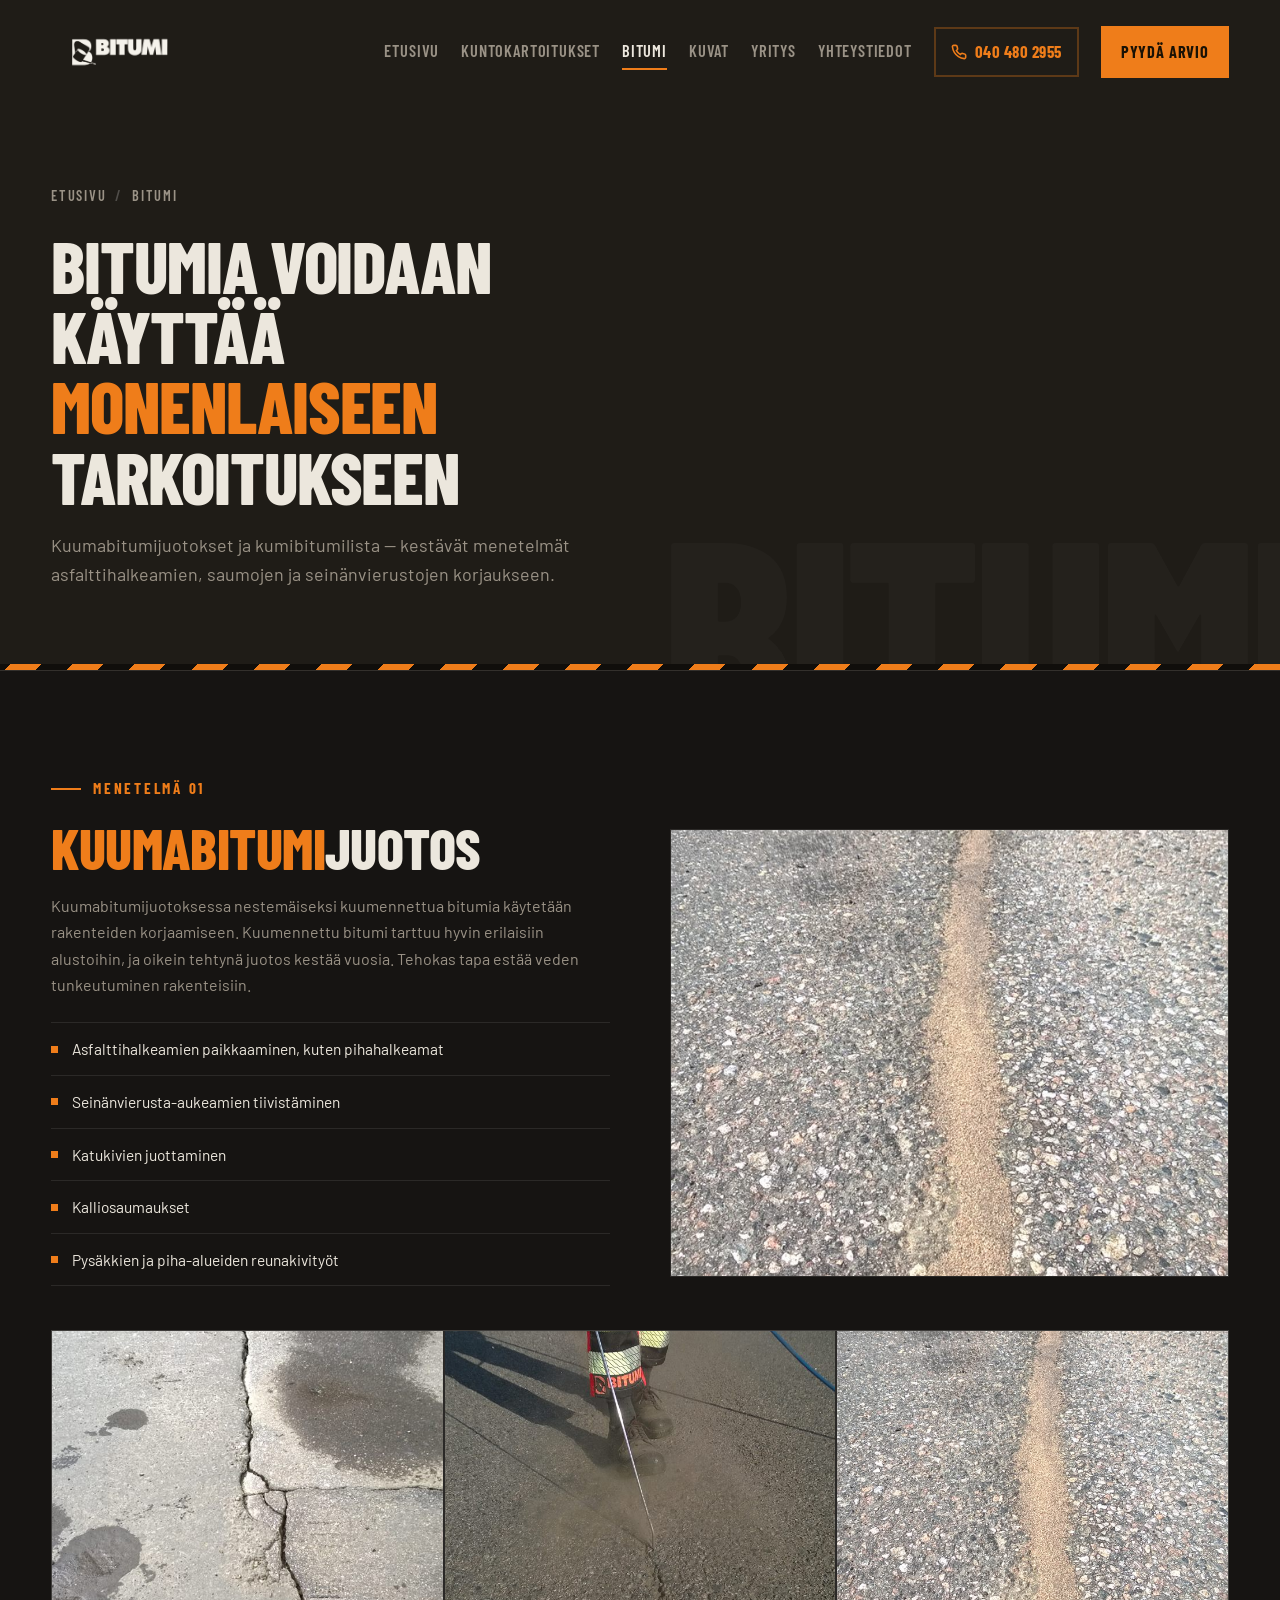
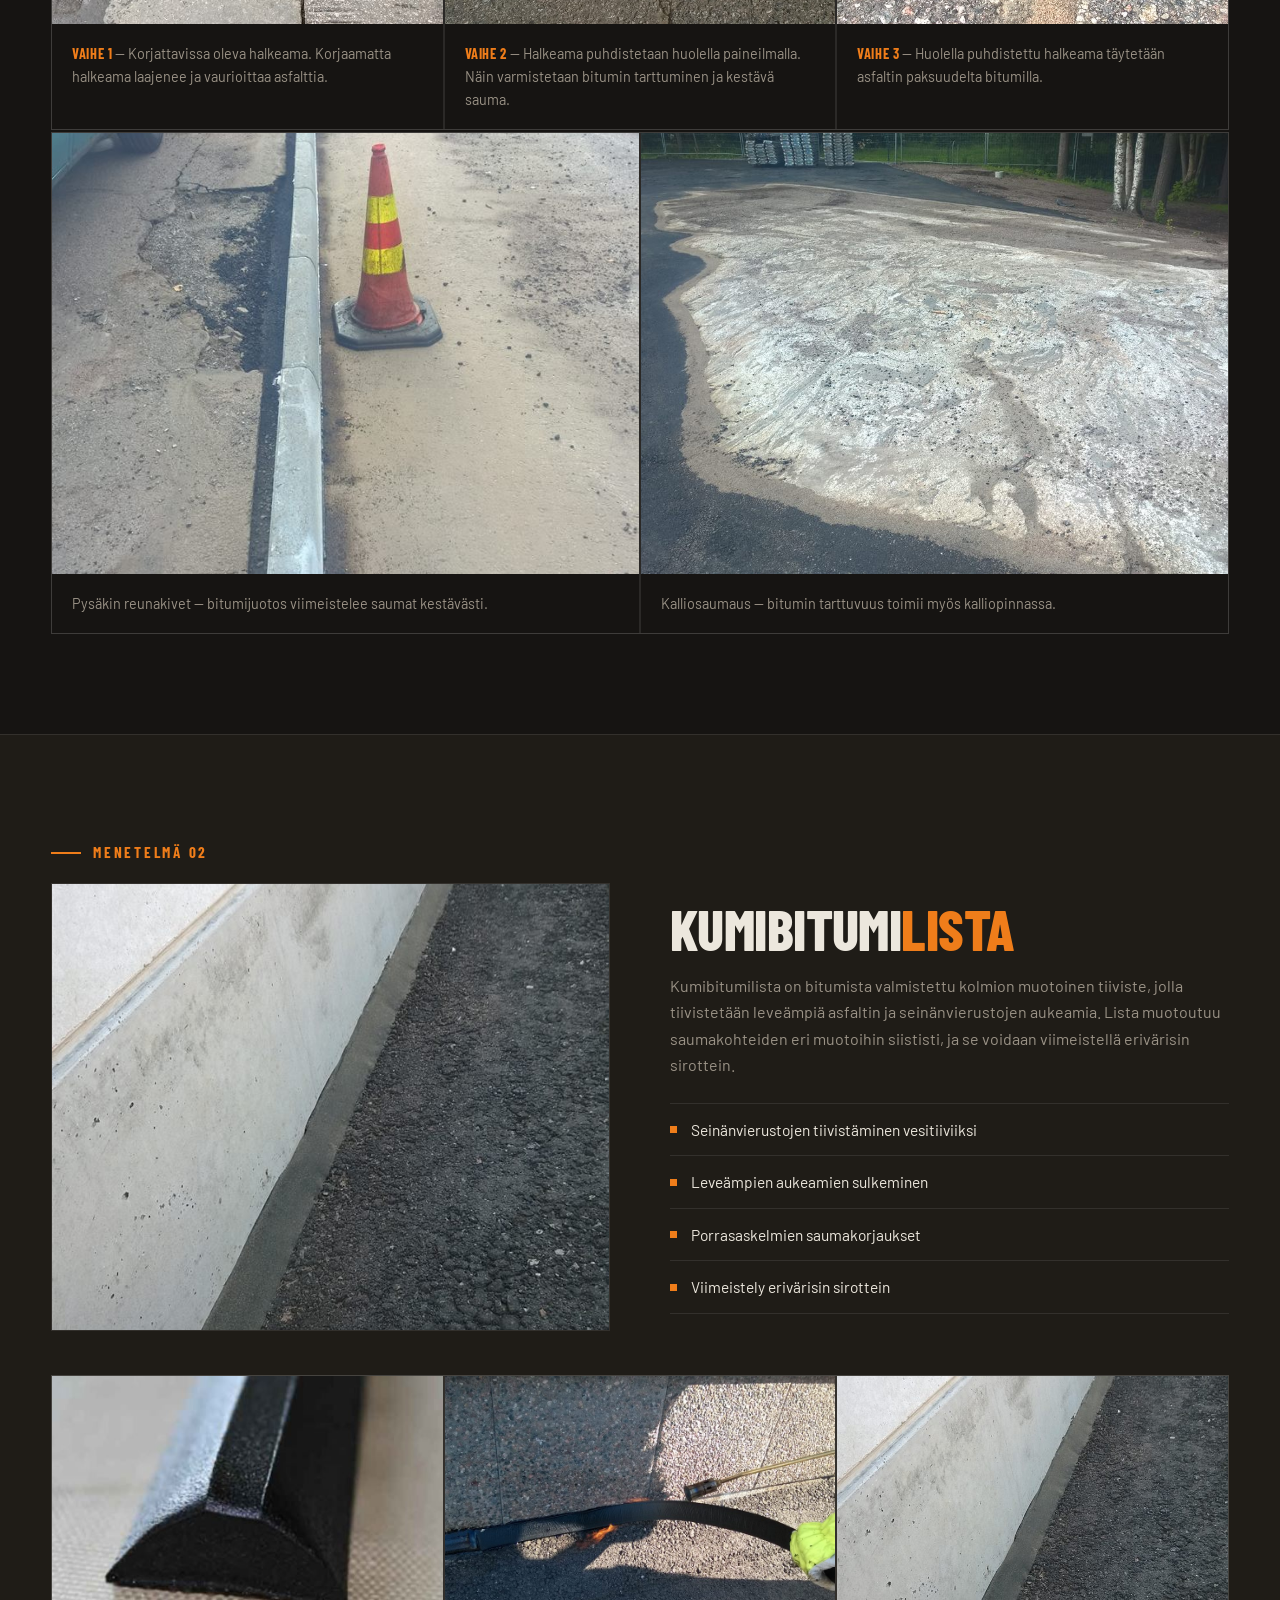
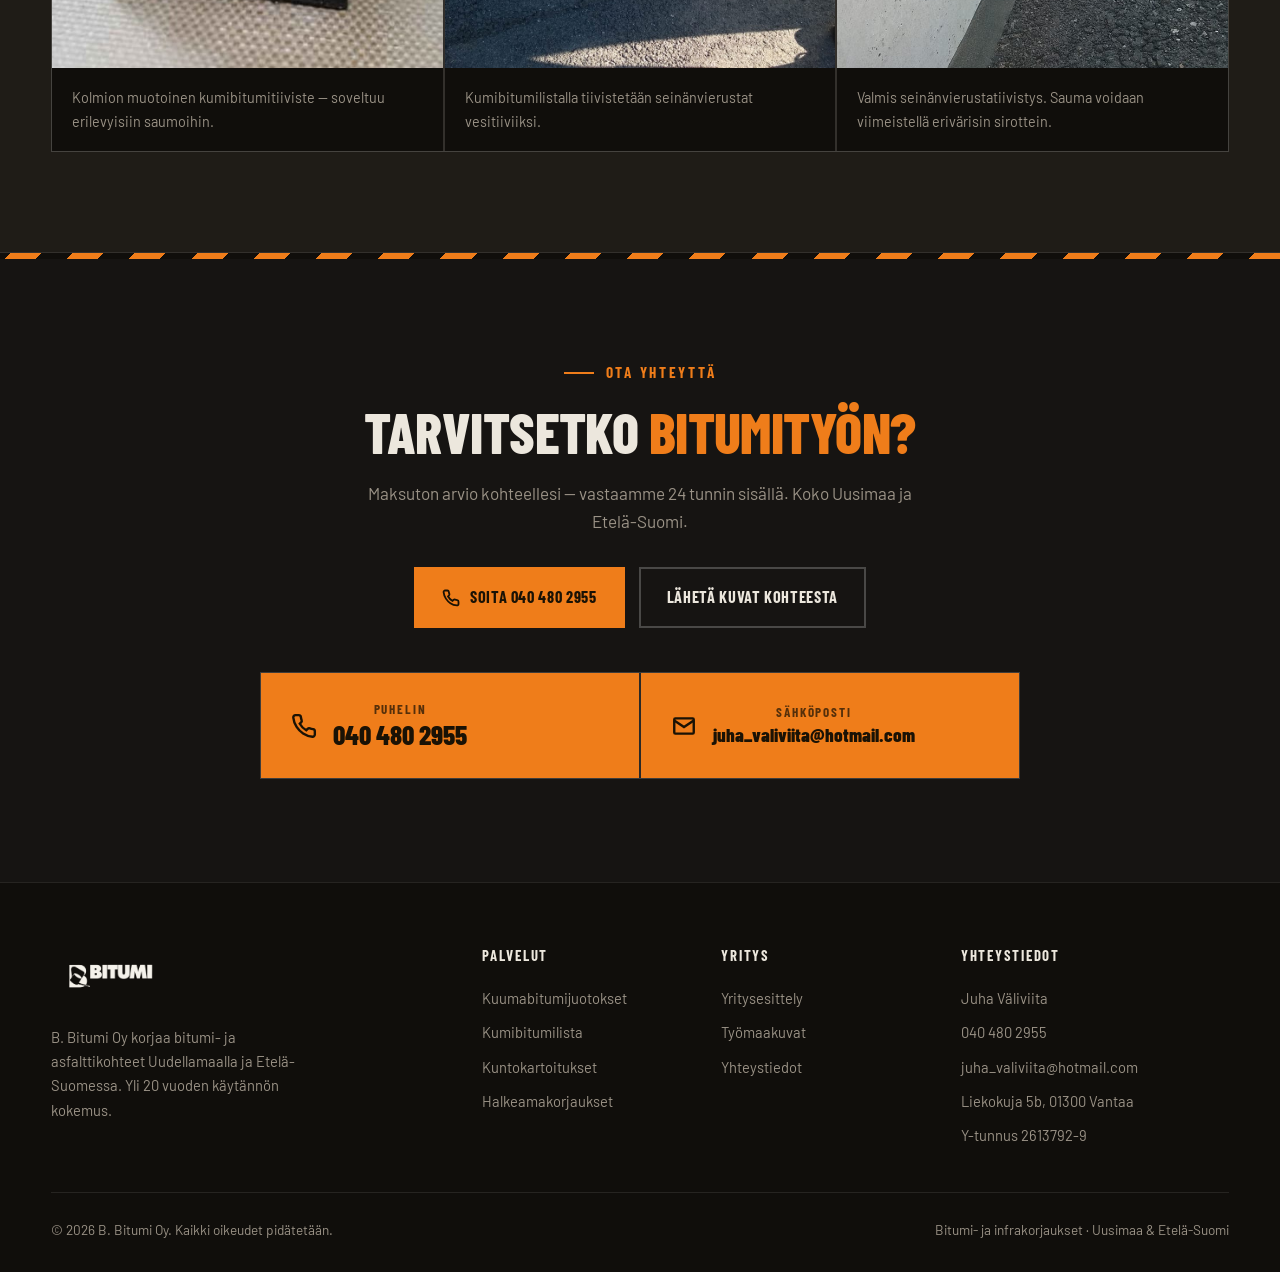
<file: bitumi.html>
<!DOCTYPE html>
<html lang="fi">
<head>
  <meta charset="UTF-8" />
  <meta name="viewport" content="width=device-width, initial-scale=1.0" />
  <meta name="description" content="Kuumabitumijuotos ja kumibitumilista — B. Bitumi Oy:n bitumimenetelmät asfalttihalkeamien, saumojen ja seinänvierustojen korjaukseen. Vantaa, Uusimaa, Etelä-Suomi." />
  <title>Bitumi — kuumabitumijuotos &amp; kumibitumilista | B. Bitumi Oy</title>
  <link rel="icon" href="favicon.png" />
  <link rel="canonical" href="https://mcrauli.github.io/bbitumi/bitumi.html" />
  <meta property="og:type" content="website" />
  <meta property="og:site_name" content="B. Bitumi Oy" />
  <meta property="og:locale" content="fi_FI" />
  <meta property="og:title" content="Bitumi — kuumabitumijuotos &amp; kumibitumilista | B. Bitumi Oy" />
  <meta property="og:description" content="B. Bitumi Oy:n bitumimenetelmät asfalttihalkeamien, saumojen ja seinänvierustojen korjaukseen. Vantaa, Uusimaa, Etelä-Suomi." />
  <meta property="og:url" content="https://mcrauli.github.io/bbitumi/bitumi.html" />
  <meta property="og:image" content="https://mcrauli.github.io/bbitumi/og-image.jpg" />
  <meta property="og:image:width" content="1200" />
  <meta property="og:image:height" content="630" />
  <meta property="og:image:alt" content="B. Bitumi Oy — bitumi- ja asfalttikorjaukset" />
  <meta name="twitter:card" content="summary_large_image" />
  <meta name="twitter:title" content="Bitumi — kuumabitumijuotos &amp; kumibitumilista | B. Bitumi Oy" />
  <meta name="twitter:description" content="B. Bitumi Oy:n bitumimenetelmät asfalttihalkeamien, saumojen ja seinänvierustojen korjaukseen." />
  <meta name="twitter:image" content="https://mcrauli.github.io/bbitumi/og-image.jpg" />
  <script type="application/ld+json">
  {
    "@context": "https://schema.org",
    "@type": "HomeAndConstructionBusiness",
    "@id": "https://mcrauli.github.io/bbitumi/#business",
    "name": "B. Bitumi Oy",
    "description": "Bitumi-, asfaltti- ja infrakorjaukset Uudellamaalla ja Etelä-Suomessa. Kuumabitumijuotokset, halkeamakorjaukset, kumibitumilista, valuasfaltti, vedeneristys ja reunakivityöt. Yli 20 vuoden kokemus.",
    "url": "https://mcrauli.github.io/bbitumi/",
    "logo": "https://mcrauli.github.io/bbitumi/bitumi-logo.png",
    "image": "https://mcrauli.github.io/bbitumi/og-image.jpg",
    "telephone": "+358404802955",
    "email": "juha_valiviita@hotmail.com",
    "address": {
      "@type": "PostalAddress",
      "streetAddress": "Liekokuja 5b",
      "postalCode": "01300",
      "addressLocality": "Vantaa",
      "addressCountry": "FI"
    },
    "geo": { "@type": "GeoCoordinates", "latitude": 60.2992592, "longitude": 25.0011187 },
    "areaServed": [
      { "@type": "AdministrativeArea", "name": "Uusimaa" },
      { "@type": "Place", "name": "Etelä-Suomi" }
    ],
    "founder": { "@type": "Person", "name": "Juha Väliviita" },
    "vatID": "FI26137929",
    "taxID": "2613792-9",
    "knowsLanguage": "fi",
    "openingHoursSpecification": {
      "@type": "OpeningHoursSpecification",
      "dayOfWeek": ["Monday","Tuesday","Wednesday","Thursday","Friday","Saturday","Sunday"],
      "opens": "00:00",
      "closes": "23:59",
      "description": "24/7 päivystys vuoto- ja hätäkorjauksiin"
    }
  }
  </script>
  <script type="application/ld+json">
  {
    "@context": "https://schema.org",
    "@type": "BreadcrumbList",
    "itemListElement": [
      { "@type": "ListItem", "position": 1, "name": "Etusivu", "item": "https://mcrauli.github.io/bbitumi/" },
      { "@type": "ListItem", "position": 2, "name": "Bitumi", "item": "https://mcrauli.github.io/bbitumi/bitumi.html" }
    ]
  }
  </script>
  <link rel="preconnect" href="https://fonts.googleapis.com">
  <link rel="preconnect" href="https://fonts.gstatic.com" crossorigin>
  <link href="https://fonts.googleapis.com/css2?family=Barlow:wght@400;500;600;700&family=Barlow+Condensed:wght@600;700;800&display=swap" rel="stylesheet">
  <link rel="stylesheet" href="style.css">
  <style>
    .method { padding: clamp(56px, 8vw, 100px) 0; }
    .method.alt { background: var(--ink-2); border-block: 1px solid var(--line); }
    .method-grid { display: grid; grid-template-columns: 1fr 1fr; gap: 60px; align-items: center; }
    .method.flip .method-grid { direction: rtl; }
    .method.flip .method-grid > * { direction: ltr; }
    .method-text p { color: var(--text-dim); margin-top: 16px; }
    .method-img { border: 1px solid var(--line); overflow: hidden; }
    .method-img img { width: 100%; height: 100%; min-height: 320px; object-fit: cover; aspect-ratio: 5/4; }

    .uses { margin-top: 24px; display: flex; flex-direction: column; }
    .use {
      display: flex; align-items: center; gap: 14px;
      padding: 13px 0;
      border-bottom: 1px solid var(--line);
      font-size: 0.97rem; color: var(--text);
    }
    .use:first-child { border-top: 1px solid var(--line); }
    .use::before { content: ''; width: 7px; height: 7px; min-width: 7px; background: var(--accent); }

    .process { margin-top: 44px; }
    .process-grid { display: grid; grid-template-columns: repeat(3, 1fr); }
    .pcard { background: var(--ink); }
    .method.alt .pcard { background: var(--ink-3); }
    .pcard-img { aspect-ratio: 4/3; overflow: hidden; background: var(--ink-2); }
    .pcard-img img { width: 100%; height: 100%; object-fit: cover; }
    .pcard-cap { padding: 18px 20px; font-size: 0.9rem; color: var(--text-dim); line-height: 1.6; }
    .pcard-cap strong { color: var(--accent); font-family: var(--font-display); text-transform: uppercase; letter-spacing: 0.04em; }
    .two-img { display: grid; grid-template-columns: 1fr 1fr; margin-top: 2px; }

    @media (max-width: 820px) {
      .method-grid { grid-template-columns: 1fr; gap: 32px; }
      .method.flip .method-grid { direction: ltr; }
      .process-grid { grid-template-columns: 1fr; }
      .two-img { grid-template-columns: 1fr; }
    }
  </style>
</head>
<body>

  <nav class="nav" id="nav">
    <div class="container nav-inner">
      <a href="index.html" class="brand" aria-label="B. Bitumi Oy — etusivu"><img src="bitumi-logo.png" alt="B. Bitumi Oy"></a>
      <div class="nav-links">
        <a href="index.html">Etusivu</a>
        <a href="kuntokartoitukset.html">Kuntokartoitukset</a>
        <a href="bitumi.html" aria-current="page">Bitumi</a>
        <a href="kuvat.html">Kuvat</a>
        <a href="yritys.html">Yritys</a>
        <a href="yhteystiedot.html">Yhteystiedot</a>
        <a href="tel:+358404802955" class="nav-phone">
          <svg viewBox="0 0 24 24" fill="none" stroke="currentColor" stroke-width="2.4" aria-hidden="true"><path d="M22 16.92v3a2 2 0 0 1-2.18 2 19.8 19.8 0 0 1-8.63-3.07 19.5 19.5 0 0 1-6-6 19.8 19.8 0 0 1-3.07-8.67A2 2 0 0 1 4.11 2h3a2 2 0 0 1 2 1.72c.13.96.36 1.9.7 2.81a2 2 0 0 1-.45 2.11L8.09 9.91a16 16 0 0 0 6 6l1.27-1.27a2 2 0 0 1 2.11-.45c.91.34 1.85.57 2.81.7A2 2 0 0 1 22 16.92Z"/></svg>
          040 480 2955
        </a>
        <a href="yhteystiedot.html#tarjouspyynto" class="nav-cta">Pyydä arvio</a>
      </div>
      <button class="burger" id="burger" aria-label="Avaa valikko" aria-expanded="false" aria-controls="mobile"><span></span><span></span><span></span></button>
    </div>
  </nav>
  <div class="mobile" id="mobile">
    <a href="index.html">Etusivu</a>
    <a href="kuntokartoitukset.html">Kuntokartoitukset</a>
    <a href="bitumi.html" aria-current="page">Bitumi</a>
    <a href="kuvat.html">Kuvat</a>
    <a href="yritys.html">Yritys</a>
    <a href="yhteystiedot.html">Yhteystiedot</a>
  </div>

  <!-- PAGE HERO -->
  <header class="page-hero" data-ghost="BITUMI">
    <div class="container page-hero-inner">
      <nav class="breadcrumb" aria-label="Murupolku">
        <a href="index.html">Etusivu</a><span class="sep">/</span><span>Bitumi</span>
      </nav>
      <h1>Bitumia voidaan käyttää <span class="mark">monenlaiseen</span> tarkoitukseen</h1>
      <p class="page-hero-sub">Kuumabitumijuotokset ja kumibitumilista — kestävät menetelmät asfalttihalkeamien, saumojen ja seinänvierustojen korjaukseen.</p>
    </div>
    <div class="hazard"></div>
  </header>

  <!-- METHOD 01 — KUUMABITUMIJUOTOS -->
  <section class="method">
    <div class="container">
      <span class="kicker reveal">Menetelmä 01</span>
      <div class="method-grid">
        <div class="method-text reveal">
          <h2 class="h-sec"><span class="mark">Kuumabitumi</span>juotos</h2>
          <p>
            Kuumabitumijuotoksessa nestemäiseksi kuumennettua bitumia käytetään rakenteiden
            korjaamiseen. Kuumennettu bitumi tarttuu hyvin erilaisiin alustoihin, ja oikein
            tehtynä juotos kestää vuosia. Tehokas tapa estää veden tunkeutuminen rakenteisiin.
          </p>
          <div class="uses">
            <div class="use">Asfalttihalkeamien paikkaaminen, kuten pihahalkeamat</div>
            <div class="use">Seinänvierusta-aukeamien tiivistäminen</div>
            <div class="use">Katukivien juottaminen</div>
            <div class="use">Kalliosaumaukset</div>
            <div class="use">Pysäkkien ja piha-alueiden reunakivityöt</div>
          </div>
        </div>
        <div class="method-img reveal d1">
          <img src="img/bitumi-sauma.jpg" loading="lazy" alt="Kuumabitumijuotoksella korjattu valmis sauma asfaltissa"
               onerror="this.parentElement.style.background='var(--ink-2)';this.remove()">
        </div>
      </div>

      <div class="process">
        <div class="tiles process-grid">
          <div class="pcard reveal">
            <div class="pcard-img"><img src="img/halkeama-ennen.jpg" loading="lazy" alt="Korjattavissa oleva asfalttihalkeama" onerror="this.remove()"></div>
            <div class="pcard-cap"><strong>Vaihe 1</strong> — Korjattavissa oleva halkeama. Korjaamatta halkeama laajenee ja vaurioittaa asfalttia.</div>
          </div>
          <div class="pcard reveal d1">
            <div class="pcard-img"><img src="img/paineilma-puhallus.jpg" loading="lazy" alt="Halkeaman puhdistus paineilmalla" onerror="this.remove()"></div>
            <div class="pcard-cap"><strong>Vaihe 2</strong> — Halkeama puhdistetaan huolella paineilmalla. Näin varmistetaan bitumin tarttuminen ja kestävä sauma.</div>
          </div>
          <div class="pcard reveal d2">
            <div class="pcard-img"><img src="img/bitumi-sauma.jpg" loading="lazy" alt="Valmis bitumisauma" onerror="this.remove()"></div>
            <div class="pcard-cap"><strong>Vaihe 3</strong> — Huolella puhdistettu halkeama täytetään asfaltin paksuudelta bitumilla.</div>
          </div>
        </div>
        <div class="tiles two-img">
          <div class="pcard reveal">
            <div class="pcard-img"><img src="img/pysakki.jpg" loading="lazy" alt="Pysäkin reunakivet bitumijuotoksella viimeisteltynä" onerror="this.remove()"></div>
            <div class="pcard-cap">Pysäkin reunakivet — bitumijuotos viimeistelee saumat kestävästi.</div>
          </div>
          <div class="pcard reveal d1">
            <div class="pcard-img"><img src="img/kallio-liimaus.jpg" loading="lazy" alt="Kalliosaumaus bitumilla" onerror="this.remove()"></div>
            <div class="pcard-cap">Kalliosaumaus — bitumin tarttuvuus toimii myös kalliopinnassa.</div>
          </div>
        </div>
      </div>
    </div>
  </section>

  <!-- METHOD 02 — KUMIBITUMILISTA -->
  <section class="method alt flip">
    <div class="container">
      <span class="kicker reveal">Menetelmä 02</span>
      <div class="method-grid">
        <div class="method-text reveal">
          <h2 class="h-sec">Kumibitumi<span class="mark">lista</span></h2>
          <p>
            Kumibitumilista on bitumista valmistettu kolmion muotoinen tiiviste, jolla tiivistetään
            leveämpiä asfaltin ja seinänvierustojen aukeamia. Lista muotoutuu saumakohteiden eri
            muotoihin siististi, ja se voidaan viimeistellä erivärisin sirottein.
          </p>
          <div class="uses">
            <div class="use">Seinänvierustojen tiivistäminen vesitiiviiksi</div>
            <div class="use">Leveämpien aukeamien sulkeminen</div>
            <div class="use">Porrasaskelmien saumakorjaukset</div>
            <div class="use">Viimeistely erivärisin sirottein</div>
          </div>
        </div>
        <div class="method-img reveal d1">
          <img src="img/hitsattava-holkka.jpg" loading="lazy" alt="Seinänvierusta tiivistetty kumibitumilistalla"
               onerror="this.parentElement.style.background='var(--ink-2)';this.remove()">
        </div>
      </div>

      <div class="process">
        <div class="tiles process-grid">
          <div class="pcard reveal">
            <div class="pcard-img"><img src="img/holkkanauha.jpg" loading="lazy" alt="Kolmion muotoinen kumibitumitiiviste" onerror="this.remove()"></div>
            <div class="pcard-cap">Kolmion muotoinen kumibitumitiiviste — soveltuu erilevyisiin saumoihin.</div>
          </div>
          <div class="pcard reveal d1">
            <div class="pcard-img"><img src="img/holkan-juotos.jpg" loading="lazy" alt="Kumibitumilistalla tiivistetyt seinänvierustat" onerror="this.remove()"></div>
            <div class="pcard-cap">Kumibitumilistalla tiivistetään seinänvierustat vesitiiviiksi.</div>
          </div>
          <div class="pcard reveal d2">
            <div class="pcard-img"><img src="img/hitsattava-holkka.jpg" loading="lazy" alt="Valmis seinänvierustatiivistys kumibitumilistalla" onerror="this.remove()"></div>
            <div class="pcard-cap">Valmis seinänvierustatiivistys. Sauma voidaan viimeistellä erivärisin sirottein.</div>
          </div>
        </div>
      </div>
    </div>
  </section>

  <!-- CTA -->
  <section class="cta">
    <div class="hazard"></div>
    <div class="container">
      <div class="cta-inner center">
        <span class="kicker">Ota yhteyttä</span>
        <h2 class="h-sec reveal">Tarvitsetko <span class="mark">bitumityön?</span></h2>
        <p class="lead reveal d1">Maksuton arvio kohteellesi — vastaamme 24 tunnin sisällä. Koko Uusimaa ja Etelä-Suomi.</p>
        <div class="cta-btns reveal d2">
          <a href="tel:+358404802955" class="btn btn-primary">
            <svg viewBox="0 0 24 24" fill="none" stroke="currentColor" stroke-width="2.4" aria-hidden="true"><path d="M22 16.92v3a2 2 0 0 1-2.18 2 19.8 19.8 0 0 1-8.63-3.07 19.5 19.5 0 0 1-6-6 19.8 19.8 0 0 1-3.07-8.67A2 2 0 0 1 4.11 2h3a2 2 0 0 1 2 1.72c.13.96.36 1.9.7 2.81a2 2 0 0 1-.45 2.11L8.09 9.91a16 16 0 0 0 6 6l1.27-1.27a2 2 0 0 1 2.11-.45c.91.34 1.85.57 2.81.7A2 2 0 0 1 22 16.92Z"/></svg>
            Soita 040 480 2955
          </a>
          <a href="yhteystiedot.html#tarjouspyynto" class="btn btn-ghost">Lähetä kuvat kohteesta</a>
        </div>
        <div class="cta-direct reveal d3">
          <a class="cd" href="tel:+358404802955" aria-label="Soita numeroon 040 480 2955">
            <svg viewBox="0 0 24 24" fill="none" stroke="currentColor" stroke-width="2.2" aria-hidden="true"><path d="M22 16.92v3a2 2 0 0 1-2.18 2 19.8 19.8 0 0 1-8.63-3.07 19.5 19.5 0 0 1-6-6 19.8 19.8 0 0 1-3.07-8.67A2 2 0 0 1 4.11 2h3a2 2 0 0 1 2 1.72c.13.96.36 1.9.7 2.81a2 2 0 0 1-.45 2.11L8.09 9.91a16 16 0 0 0 6 6l1.27-1.27a2 2 0 0 1 2.11-.45c.91.34 1.85.57 2.81.7A2 2 0 0 1 22 16.92Z"/></svg>
            <span><span class="cd-label">Puhelin</span><span class="cd-val">040 480 2955</span></span>
          </a>
          <a class="cd" href="mailto:juha_valiviita@hotmail.com" aria-label="Lähetä sähköpostia">
            <svg viewBox="0 0 24 24" fill="none" stroke="currentColor" stroke-width="2.2" aria-hidden="true"><rect x="3" y="5" width="18" height="14" rx="1"/><path d="M3 7l9 6 9-6"/></svg>
            <span><span class="cd-label">Sähköposti</span><span class="cd-val sm">juha_valiviita@hotmail.com</span></span>
          </a>
        </div>
      </div>
    </div>
  </section>

  <!-- FOOTER -->
  <footer class="footer">
    <div class="container">
      <div class="footer-grid">
        <div class="footer-brand">
          <img src="bitumi-logo.png" alt="B. Bitumi Oy" />
          <p>B. Bitumi Oy korjaa bitumi- ja asfalttikohteet Uudellamaalla ja Etelä-Suomessa. Yli 20 vuoden käytännön kokemus.</p>
        </div>
        <div class="footer-col">
          <h5>Palvelut</h5>
          <a href="bitumi.html">Kuumabitumijuotokset</a>
          <a href="bitumi.html">Kumibitumilista</a>
          <a href="kuntokartoitukset.html">Kuntokartoitukset</a>
          <a href="kuntokartoitukset.html">Halkeamakorjaukset</a>
        </div>
        <div class="footer-col">
          <h5>Yritys</h5>
          <a href="yritys.html">Yritysesittely</a>
          <a href="kuvat.html">Työmaakuvat</a>
          <a href="yhteystiedot.html">Yhteystiedot</a>
        </div>
        <div class="footer-col">
          <h5>Yhteystiedot</h5>
          <p>Juha Väliviita</p>
          <a href="tel:+358404802955">040 480 2955</a>
          <a href="mailto:juha_valiviita@hotmail.com">juha_valiviita@hotmail.com</a>
          <p>Liekokuja 5b, 01300 Vantaa</p>
          <p>Y-tunnus 2613792-9</p>
        </div>
      </div>
      <div class="footer-bottom">
        <p>&copy; 2026 B. Bitumi Oy. Kaikki oikeudet pidätetään.</p>
        <p>Bitumi- ja infrakorjaukset · Uusimaa &amp; Etelä-Suomi</p>
      </div>
    </div>
  </footer>

  <!-- Kiinteä Soita-palkki mobiilissa -->
  <div class="callbar">
    <a class="cb-call" href="tel:+358404802955">
      <svg viewBox="0 0 24 24" fill="none" stroke="currentColor" stroke-width="2.4" aria-hidden="true"><path d="M22 16.92v3a2 2 0 0 1-2.18 2 19.8 19.8 0 0 1-8.63-3.07 19.5 19.5 0 0 1-6-6 19.8 19.8 0 0 1-3.07-8.67A2 2 0 0 1 4.11 2h3a2 2 0 0 1 2 1.72c.13.96.36 1.9.7 2.81a2 2 0 0 1-.45 2.11L8.09 9.91a16 16 0 0 0 6 6l1.27-1.27a2 2 0 0 1 2.11-.45c.91.34 1.85.57 2.81.7A2 2 0 0 1 22 16.92Z"/></svg>
      Soita
    </a>
    <a class="cb-cta" href="yhteystiedot.html#tarjouspyynto">Pyydä arvio</a>
  </div>

  <script>
    const nav = document.getElementById('nav');
    const onScroll = () => nav.classList.toggle('scrolled', window.scrollY > 16);
    onScroll();
    window.addEventListener('scroll', onScroll, { passive: true });
    const burger = document.getElementById('burger'), mobile = document.getElementById('mobile');
    burger.addEventListener('click', () => {
      const open = burger.classList.toggle('open');
      mobile.classList.toggle('open', open);
      burger.setAttribute('aria-expanded', open ? 'true' : 'false');
      burger.setAttribute('aria-label', open ? 'Sulje valikko' : 'Avaa valikko');
    });
    mobile.querySelectorAll('a').forEach(a => a.addEventListener('click', () => {
      burger.classList.remove('open'); mobile.classList.remove('open');
      burger.setAttribute('aria-expanded', 'false');
    }));
    const io = new IntersectionObserver((entries) => {
      entries.forEach(e => { if (e.isIntersecting) { e.target.classList.add('in'); io.unobserve(e.target); } });
    }, { threshold: 0.12, rootMargin: '0px 0px -40px 0px' });
    document.querySelectorAll('.reveal').forEach(el => io.observe(el));
  </script>
</body>
</html>
</file>
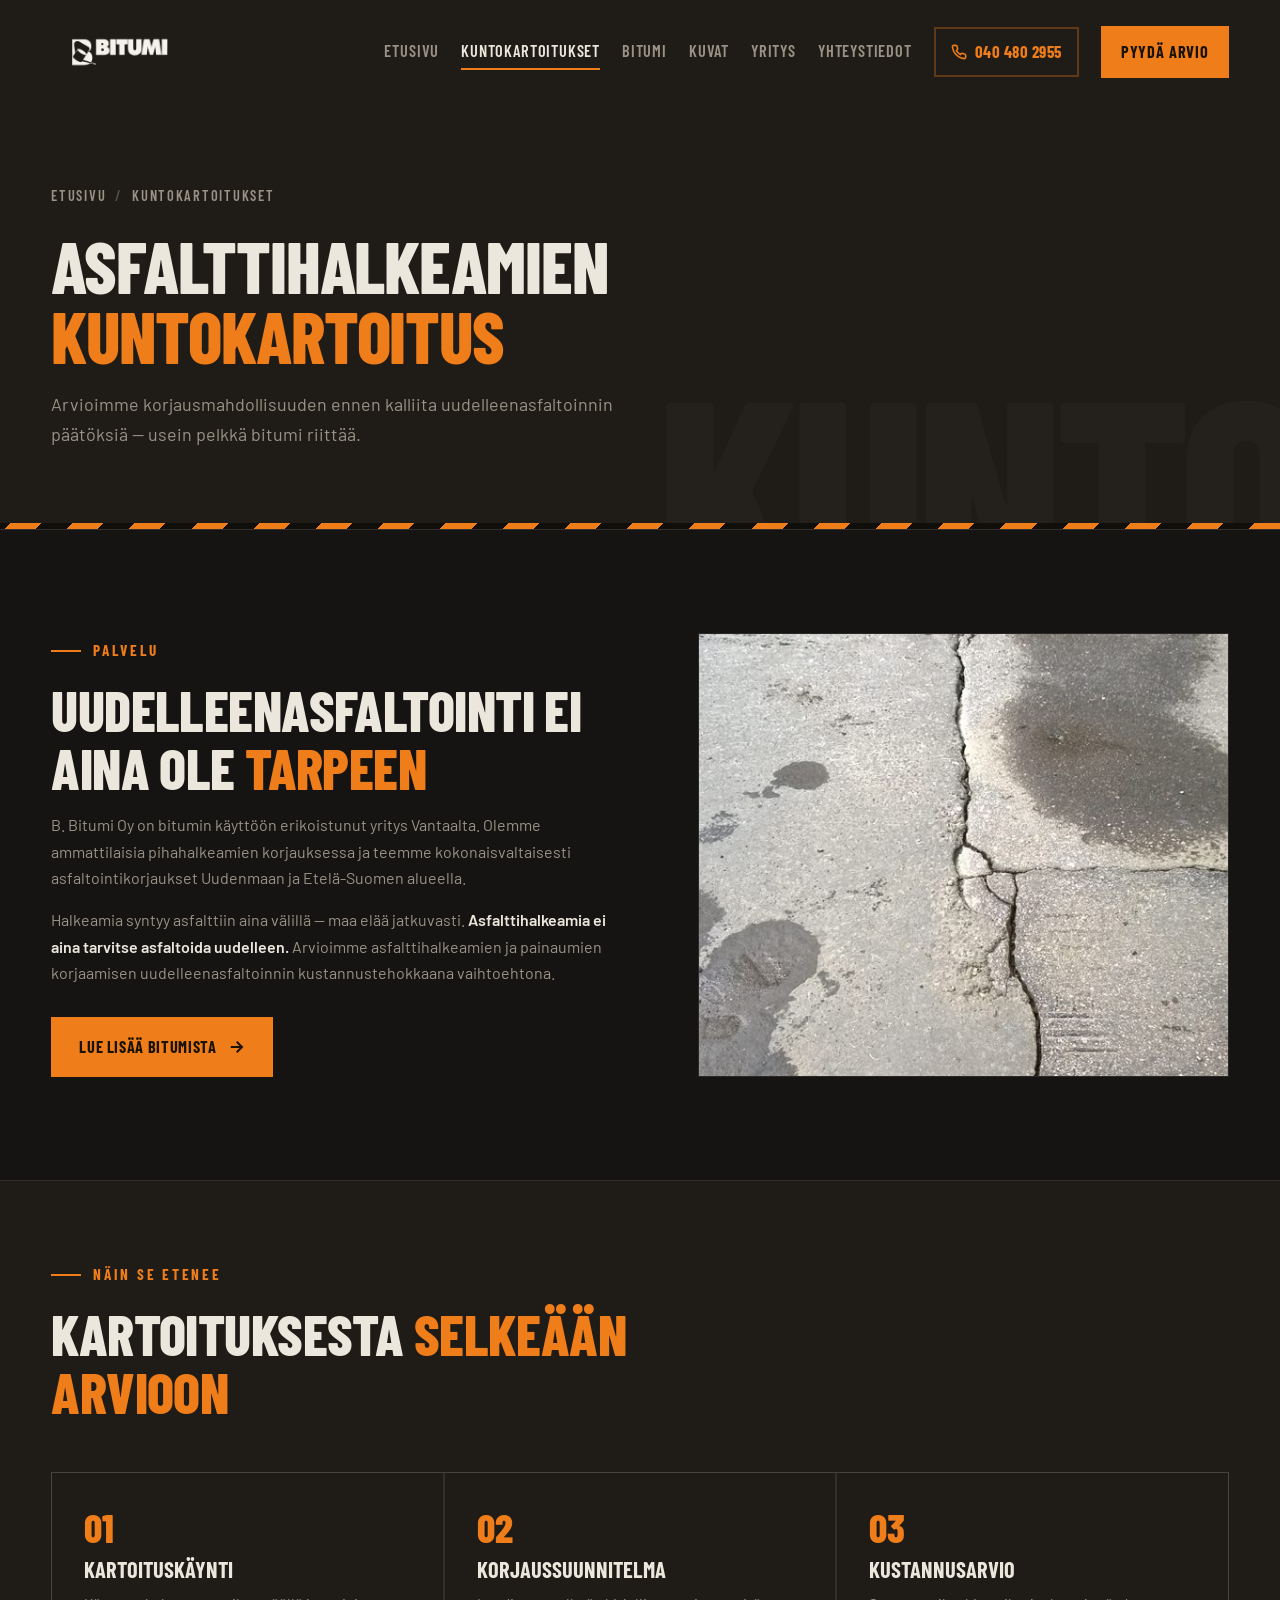
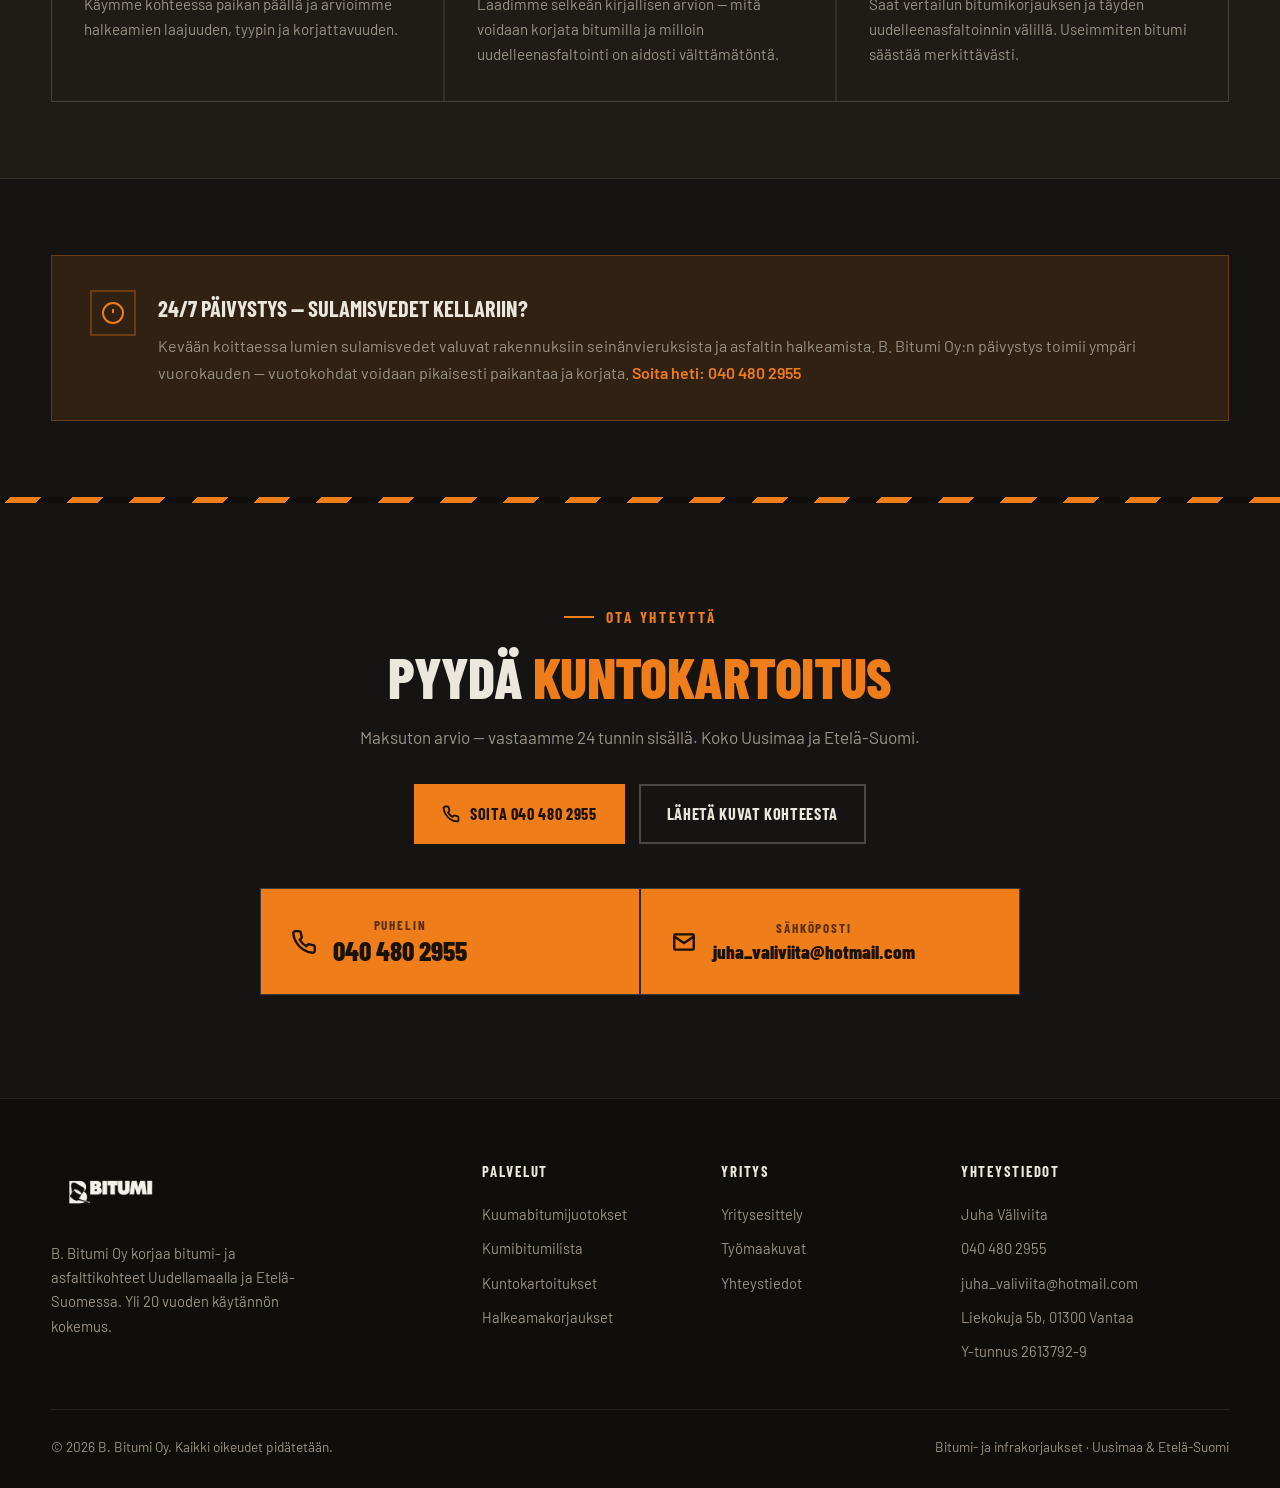
<file: kuntokartoitukset.html>
<!DOCTYPE html>
<html lang="fi">
<head>
  <meta charset="UTF-8" />
  <meta name="viewport" content="width=device-width, initial-scale=1.0" />
  <meta name="description" content="Asfalttipihojen kuntokartoitukset – B. Bitumi Oy arvioi asfalttihalkeamien ja painaumien korjausmahdollisuuden uudelleenasfaltoinnin kustannustehokkaana vaihtoehtona. Vantaa, Uusimaa, Etelä-Suomi." />
  <title>Kuntokartoitukset — uudelleenasfaltointi ei aina ole tarpeen | B. Bitumi Oy</title>
  <link rel="icon" href="favicon.png" />
  <link rel="canonical" href="https://mcrauli.github.io/bbitumi/kuntokartoitukset.html" />
  <meta property="og:type" content="website" />
  <meta property="og:site_name" content="B. Bitumi Oy" />
  <meta property="og:locale" content="fi_FI" />
  <meta property="og:title" content="Kuntokartoitukset — B. Bitumi Oy" />
  <meta property="og:description" content="Arvioimme asfalttihalkeamien ja painaumien korjausmahdollisuuden uudelleenasfaltoinnin kustannustehokkaana vaihtoehtona. Vantaa, Uusimaa, Etelä-Suomi." />
  <meta property="og:url" content="https://mcrauli.github.io/bbitumi/kuntokartoitukset.html" />
  <meta property="og:image" content="https://mcrauli.github.io/bbitumi/og-image.jpg" />
  <meta property="og:image:width" content="1200" />
  <meta property="og:image:height" content="630" />
  <meta property="og:image:alt" content="B. Bitumi Oy — bitumi- ja asfalttikorjaukset" />
  <meta name="twitter:card" content="summary_large_image" />
  <meta name="twitter:title" content="Kuntokartoitukset — B. Bitumi Oy" />
  <meta name="twitter:description" content="Arvioimme asfalttihalkeamien ja painaumien korjausmahdollisuuden uudelleenasfaltoinnin kustannustehokkaana vaihtoehtona." />
  <meta name="twitter:image" content="https://mcrauli.github.io/bbitumi/og-image.jpg" />
  <script type="application/ld+json">
  {
    "@context": "https://schema.org",
    "@type": "HomeAndConstructionBusiness",
    "@id": "https://mcrauli.github.io/bbitumi/#business",
    "name": "B. Bitumi Oy",
    "description": "Bitumi-, asfaltti- ja infrakorjaukset Uudellamaalla ja Etelä-Suomessa. Kuumabitumijuotokset, halkeamakorjaukset, kumibitumilista, valuasfaltti, vedeneristys ja reunakivityöt. Yli 20 vuoden kokemus.",
    "url": "https://mcrauli.github.io/bbitumi/",
    "logo": "https://mcrauli.github.io/bbitumi/bitumi-logo.png",
    "image": "https://mcrauli.github.io/bbitumi/og-image.jpg",
    "telephone": "+358404802955",
    "email": "juha_valiviita@hotmail.com",
    "address": {
      "@type": "PostalAddress",
      "streetAddress": "Liekokuja 5b",
      "postalCode": "01300",
      "addressLocality": "Vantaa",
      "addressCountry": "FI"
    },
    "geo": { "@type": "GeoCoordinates", "latitude": 60.2992592, "longitude": 25.0011187 },
    "areaServed": [
      { "@type": "AdministrativeArea", "name": "Uusimaa" },
      { "@type": "Place", "name": "Etelä-Suomi" }
    ],
    "founder": { "@type": "Person", "name": "Juha Väliviita" },
    "vatID": "FI26137929",
    "taxID": "2613792-9",
    "knowsLanguage": "fi",
    "openingHoursSpecification": {
      "@type": "OpeningHoursSpecification",
      "dayOfWeek": ["Monday","Tuesday","Wednesday","Thursday","Friday","Saturday","Sunday"],
      "opens": "00:00",
      "closes": "23:59",
      "description": "24/7 päivystys vuoto- ja hätäkorjauksiin"
    }
  }
  </script>
  <script type="application/ld+json">
  {
    "@context": "https://schema.org",
    "@type": "BreadcrumbList",
    "itemListElement": [
      { "@type": "ListItem", "position": 1, "name": "Etusivu", "item": "https://mcrauli.github.io/bbitumi/" },
      { "@type": "ListItem", "position": 2, "name": "Kuntokartoitukset", "item": "https://mcrauli.github.io/bbitumi/kuntokartoitukset.html" }
    ]
  }
  </script>
  <link rel="preconnect" href="https://fonts.googleapis.com">
  <link rel="preconnect" href="https://fonts.gstatic.com" crossorigin>
  <link href="https://fonts.googleapis.com/css2?family=Barlow:wght@400;500;600;700&family=Barlow+Condensed:wght@600;700;800&display=swap" rel="stylesheet">
  <link rel="stylesheet" href="style.css">
  <style>
    .split { display: grid; grid-template-columns: 1.05fr 0.95fr; gap: 60px; align-items: center; }
    .split-img { border: 1px solid var(--line); overflow: hidden; align-self: stretch; }
    .split-img img { width: 100%; height: 100%; object-fit: cover; aspect-ratio: 4/3; }
    .split-text p { color: var(--text-dim); margin-top: 16px; }
    .split-text p strong { color: var(--text); font-weight: 600; }
    .split-actions { margin-top: 30px; }

    .steps { display: grid; grid-template-columns: repeat(3, 1fr); }
    .step { display: flex; flex-direction: column; gap: 10px; }
    .step-no {
      font-family: var(--font-display); font-weight: 800; font-size: 2.5rem;
      line-height: 1; color: var(--accent);
    }
    .step h3 { font-family: var(--font-display); font-weight: 700; font-size: 1.4rem; text-transform: uppercase; line-height: 1.1; }
    .step p { font-size: 0.95rem; color: var(--text-dim); }

    .alert {
      display: flex; gap: 22px; align-items: flex-start;
      padding: 34px 38px;
      background: var(--accent-dim);
      border: 1px solid var(--line-warm);
    }
    .alert-ico {
      width: 46px; height: 46px; min-width: 46px;
      color: var(--accent);
      border: 2px solid var(--line-warm);
      display: flex; align-items: center; justify-content: center;
    }
    .alert-ico svg { width: 24px; height: 24px; }
    .alert h3 { font-family: var(--font-display); font-weight: 700; font-size: 1.4rem; text-transform: uppercase; }
    .alert p { color: var(--text-dim); margin-top: 6px; }
    .alert a { color: var(--accent); font-weight: 600; }
    .alert a:hover { text-decoration: underline; }

    @media (max-width: 820px) {
      .split { grid-template-columns: 1fr; gap: 36px; }
      .steps { grid-template-columns: 1fr; }
      .alert { flex-direction: column; padding: 28px 26px; }
    }
  </style>
</head>
<body>

  <nav class="nav" id="nav">
    <div class="container nav-inner">
      <a href="index.html" class="brand" aria-label="B. Bitumi Oy — etusivu"><img src="bitumi-logo.png" alt="B. Bitumi Oy"></a>
      <div class="nav-links">
        <a href="index.html">Etusivu</a>
        <a href="kuntokartoitukset.html" aria-current="page">Kuntokartoitukset</a>
        <a href="bitumi.html">Bitumi</a>
        <a href="kuvat.html">Kuvat</a>
        <a href="yritys.html">Yritys</a>
        <a href="yhteystiedot.html">Yhteystiedot</a>
        <a href="tel:+358404802955" class="nav-phone">
          <svg viewBox="0 0 24 24" fill="none" stroke="currentColor" stroke-width="2.4" aria-hidden="true"><path d="M22 16.92v3a2 2 0 0 1-2.18 2 19.8 19.8 0 0 1-8.63-3.07 19.5 19.5 0 0 1-6-6 19.8 19.8 0 0 1-3.07-8.67A2 2 0 0 1 4.11 2h3a2 2 0 0 1 2 1.72c.13.96.36 1.9.7 2.81a2 2 0 0 1-.45 2.11L8.09 9.91a16 16 0 0 0 6 6l1.27-1.27a2 2 0 0 1 2.11-.45c.91.34 1.85.57 2.81.7A2 2 0 0 1 22 16.92Z"/></svg>
          040 480 2955
        </a>
        <a href="yhteystiedot.html#tarjouspyynto" class="nav-cta">Pyydä arvio</a>
      </div>
      <button class="burger" id="burger" aria-label="Avaa valikko" aria-expanded="false" aria-controls="mobile"><span></span><span></span><span></span></button>
    </div>
  </nav>
  <div class="mobile" id="mobile">
    <a href="index.html">Etusivu</a>
    <a href="kuntokartoitukset.html" aria-current="page">Kuntokartoitukset</a>
    <a href="bitumi.html">Bitumi</a>
    <a href="kuvat.html">Kuvat</a>
    <a href="yritys.html">Yritys</a>
    <a href="yhteystiedot.html">Yhteystiedot</a>
  </div>

  <!-- PAGE HERO -->
  <header class="page-hero" data-ghost="KUNTO">
    <div class="container page-hero-inner">
      <nav class="breadcrumb" aria-label="Murupolku">
        <a href="index.html">Etusivu</a><span class="sep">/</span><span>Kuntokartoitukset</span>
      </nav>
      <h1>Asfalttihalkeamien <span class="mark">kuntokartoitus</span></h1>
      <p class="page-hero-sub">Arvioimme korjausmahdollisuuden ennen kalliita uudelleenasfaltoinnin päätöksiä — usein pelkkä bitumi riittää.</p>
    </div>
    <div class="hazard"></div>
  </header>

  <!-- INTRO -->
  <section>
    <div class="container">
      <div class="split">
        <div class="split-text reveal">
          <span class="kicker">Palvelu</span>
          <h2 class="h-sec">Uudelleenasfaltointi ei aina ole <span class="mark">tarpeen</span></h2>
          <p>
            B. Bitumi Oy on bitumin käyttöön erikoistunut yritys Vantaalta. Olemme ammattilaisia
            pihahalkeamien korjauksessa ja teemme kokonaisvaltaisesti asfaltointikorjaukset
            Uudenmaan ja Etelä-Suomen alueella.
          </p>
          <p>
            Halkeamia syntyy asfalttiin aina välillä — maa elää jatkuvasti.
            <strong>Asfalttihalkeamia ei aina tarvitse asfaltoida uudelleen.</strong>
            Arvioimme asfalttihalkeamien ja painaumien korjaamisen uudelleenasfaltoinnin
            kustannustehokkaana vaihtoehtona.
          </p>
          <div class="split-actions">
            <a href="bitumi.html" class="btn btn-primary">
              Lue lisää bitumista
              <svg viewBox="0 0 24 24" fill="none" stroke="currentColor" stroke-width="2.6" aria-hidden="true"><path d="M5 12h14M13 5l7 7-7 7"/></svg>
            </a>
          </div>
        </div>
        <div class="split-img reveal d1">
          <img src="img/halkeama-ennen.jpg" loading="lazy" alt="Asfalttihalkeamia kuntokartoituskohteessa — korjattavuus arvioituna"
               onerror="this.parentElement.style.background='var(--ink-2)';this.remove()">
        </div>
      </div>
    </div>
  </section>

  <!-- STEPS -->
  <section class="sec-tight" style="background:var(--ink-2);border-block:1px solid var(--line);">
    <div class="container">
      <div class="sec-head reveal">
        <span class="kicker">Näin se etenee</span>
        <h2 class="h-sec">Kartoituksesta <span class="mark">selkeään arvioon</span></h2>
      </div>
      <div class="tiles steps">
        <div class="tile step reveal">
          <span class="step-no">01</span>
          <h3>Kartoituskäynti</h3>
          <p>Käymme kohteessa paikan päällä ja arvioimme halkeamien laajuuden, tyypin ja korjattavuuden.</p>
        </div>
        <div class="tile step reveal d1">
          <span class="step-no">02</span>
          <h3>Korjaussuunnitelma</h3>
          <p>Laadimme selkeän kirjallisen arvion — mitä voidaan korjata bitumilla ja milloin uudelleenasfaltointi on aidosti välttämätöntä.</p>
        </div>
        <div class="tile step reveal d2">
          <span class="step-no">03</span>
          <h3>Kustannusarvio</h3>
          <p>Saat vertailun bitumikorjauksen ja täyden uudelleenasfaltoinnin välillä. Useimmiten bitumi säästää merkittävästi.</p>
        </div>
      </div>
    </div>
  </section>

  <!-- ALERT -->
  <section class="sec-tight">
    <div class="container">
      <div class="alert reveal">
        <div class="alert-ico">
          <svg viewBox="0 0 24 24" fill="none" stroke="currentColor" stroke-width="2" aria-hidden="true"><circle cx="12" cy="12" r="10"/><path d="M12 8v4m0 4h.01"/></svg>
        </div>
        <div>
          <h3>24/7 päivystys — sulamisvedet kellariin?</h3>
          <p>
            Kevään koittaessa lumien sulamisvedet valuvat rakennuksiin seinänvieruksista ja
            asfaltin halkeamista. B. Bitumi Oy:n päivystys toimii ympäri vuorokauden — vuotokohdat
            voidaan pikaisesti paikantaa ja korjata. <a href="tel:+358404802955">Soita heti: 040 480 2955</a>
          </p>
        </div>
      </div>
    </div>
  </section>

  <!-- CTA -->
  <section class="cta">
    <div class="hazard"></div>
    <div class="container">
      <div class="cta-inner center">
        <span class="kicker">Ota yhteyttä</span>
        <h2 class="h-sec reveal">Pyydä <span class="mark">kuntokartoitus</span></h2>
        <p class="lead reveal d1">Maksuton arvio — vastaamme 24 tunnin sisällä. Koko Uusimaa ja Etelä-Suomi.</p>
        <div class="cta-btns reveal d2">
          <a href="tel:+358404802955" class="btn btn-primary">
            <svg viewBox="0 0 24 24" fill="none" stroke="currentColor" stroke-width="2.4" aria-hidden="true"><path d="M22 16.92v3a2 2 0 0 1-2.18 2 19.8 19.8 0 0 1-8.63-3.07 19.5 19.5 0 0 1-6-6 19.8 19.8 0 0 1-3.07-8.67A2 2 0 0 1 4.11 2h3a2 2 0 0 1 2 1.72c.13.96.36 1.9.7 2.81a2 2 0 0 1-.45 2.11L8.09 9.91a16 16 0 0 0 6 6l1.27-1.27a2 2 0 0 1 2.11-.45c.91.34 1.85.57 2.81.7A2 2 0 0 1 22 16.92Z"/></svg>
            Soita 040 480 2955
          </a>
          <a href="yhteystiedot.html#tarjouspyynto" class="btn btn-ghost">Lähetä kuvat kohteesta</a>
        </div>
        <div class="cta-direct reveal d3">
          <a class="cd" href="tel:+358404802955" aria-label="Soita numeroon 040 480 2955">
            <svg viewBox="0 0 24 24" fill="none" stroke="currentColor" stroke-width="2.2" aria-hidden="true"><path d="M22 16.92v3a2 2 0 0 1-2.18 2 19.8 19.8 0 0 1-8.63-3.07 19.5 19.5 0 0 1-6-6 19.8 19.8 0 0 1-3.07-8.67A2 2 0 0 1 4.11 2h3a2 2 0 0 1 2 1.72c.13.96.36 1.9.7 2.81a2 2 0 0 1-.45 2.11L8.09 9.91a16 16 0 0 0 6 6l1.27-1.27a2 2 0 0 1 2.11-.45c.91.34 1.85.57 2.81.7A2 2 0 0 1 22 16.92Z"/></svg>
            <span><span class="cd-label">Puhelin</span><span class="cd-val">040 480 2955</span></span>
          </a>
          <a class="cd" href="mailto:juha_valiviita@hotmail.com" aria-label="Lähetä sähköpostia">
            <svg viewBox="0 0 24 24" fill="none" stroke="currentColor" stroke-width="2.2" aria-hidden="true"><rect x="3" y="5" width="18" height="14" rx="1"/><path d="M3 7l9 6 9-6"/></svg>
            <span><span class="cd-label">Sähköposti</span><span class="cd-val sm">juha_valiviita@hotmail.com</span></span>
          </a>
        </div>
      </div>
    </div>
  </section>

  <!-- FOOTER -->
  <footer class="footer">
    <div class="container">
      <div class="footer-grid">
        <div class="footer-brand">
          <img src="bitumi-logo.png" alt="B. Bitumi Oy" />
          <p>B. Bitumi Oy korjaa bitumi- ja asfalttikohteet Uudellamaalla ja Etelä-Suomessa. Yli 20 vuoden käytännön kokemus.</p>
        </div>
        <div class="footer-col">
          <h5>Palvelut</h5>
          <a href="bitumi.html">Kuumabitumijuotokset</a>
          <a href="bitumi.html">Kumibitumilista</a>
          <a href="kuntokartoitukset.html">Kuntokartoitukset</a>
          <a href="kuntokartoitukset.html">Halkeamakorjaukset</a>
        </div>
        <div class="footer-col">
          <h5>Yritys</h5>
          <a href="yritys.html">Yritysesittely</a>
          <a href="kuvat.html">Työmaakuvat</a>
          <a href="yhteystiedot.html">Yhteystiedot</a>
        </div>
        <div class="footer-col">
          <h5>Yhteystiedot</h5>
          <p>Juha Väliviita</p>
          <a href="tel:+358404802955">040 480 2955</a>
          <a href="mailto:juha_valiviita@hotmail.com">juha_valiviita@hotmail.com</a>
          <p>Liekokuja 5b, 01300 Vantaa</p>
          <p>Y-tunnus 2613792-9</p>
        </div>
      </div>
      <div class="footer-bottom">
        <p>&copy; 2026 B. Bitumi Oy. Kaikki oikeudet pidätetään.</p>
        <p>Bitumi- ja infrakorjaukset · Uusimaa &amp; Etelä-Suomi</p>
      </div>
    </div>
  </footer>

  <!-- Kiinteä Soita-palkki mobiilissa -->
  <div class="callbar">
    <a class="cb-call" href="tel:+358404802955">
      <svg viewBox="0 0 24 24" fill="none" stroke="currentColor" stroke-width="2.4" aria-hidden="true"><path d="M22 16.92v3a2 2 0 0 1-2.18 2 19.8 19.8 0 0 1-8.63-3.07 19.5 19.5 0 0 1-6-6 19.8 19.8 0 0 1-3.07-8.67A2 2 0 0 1 4.11 2h3a2 2 0 0 1 2 1.72c.13.96.36 1.9.7 2.81a2 2 0 0 1-.45 2.11L8.09 9.91a16 16 0 0 0 6 6l1.27-1.27a2 2 0 0 1 2.11-.45c.91.34 1.85.57 2.81.7A2 2 0 0 1 22 16.92Z"/></svg>
      Soita
    </a>
    <a class="cb-cta" href="yhteystiedot.html#tarjouspyynto">Pyydä arvio</a>
  </div>

  <script>
    const nav = document.getElementById('nav');
    const onScroll = () => nav.classList.toggle('scrolled', window.scrollY > 16);
    onScroll();
    window.addEventListener('scroll', onScroll, { passive: true });
    const burger = document.getElementById('burger'), mobile = document.getElementById('mobile');
    burger.addEventListener('click', () => {
      const open = burger.classList.toggle('open');
      mobile.classList.toggle('open', open);
      burger.setAttribute('aria-expanded', open ? 'true' : 'false');
      burger.setAttribute('aria-label', open ? 'Sulje valikko' : 'Avaa valikko');
    });
    mobile.querySelectorAll('a').forEach(a => a.addEventListener('click', () => {
      burger.classList.remove('open'); mobile.classList.remove('open');
      burger.setAttribute('aria-expanded', 'false');
    }));
    const io = new IntersectionObserver((entries) => {
      entries.forEach(e => { if (e.isIntersecting) { e.target.classList.add('in'); io.unobserve(e.target); } });
    }, { threshold: 0.12, rootMargin: '0px 0px -40px 0px' });
    document.querySelectorAll('.reveal').forEach(el => io.observe(el));
  </script>
</body>
</html>
</file>
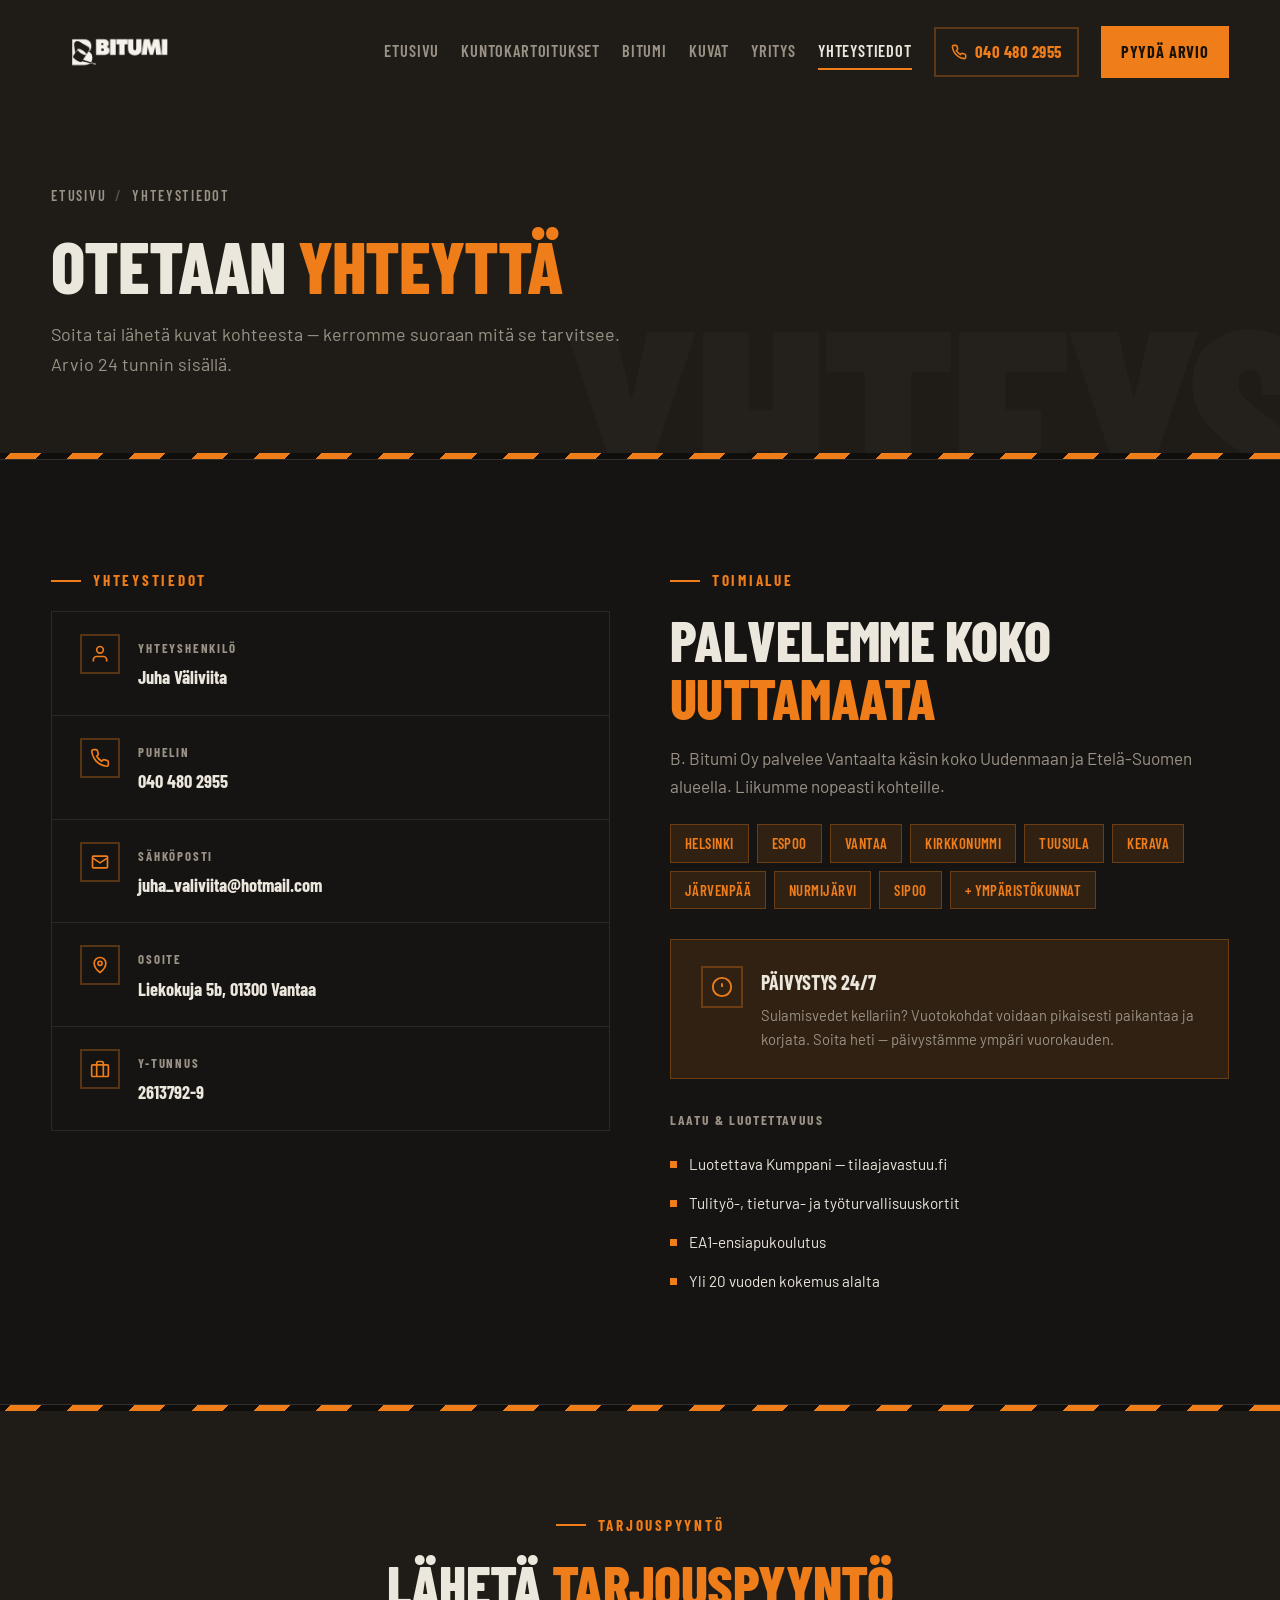
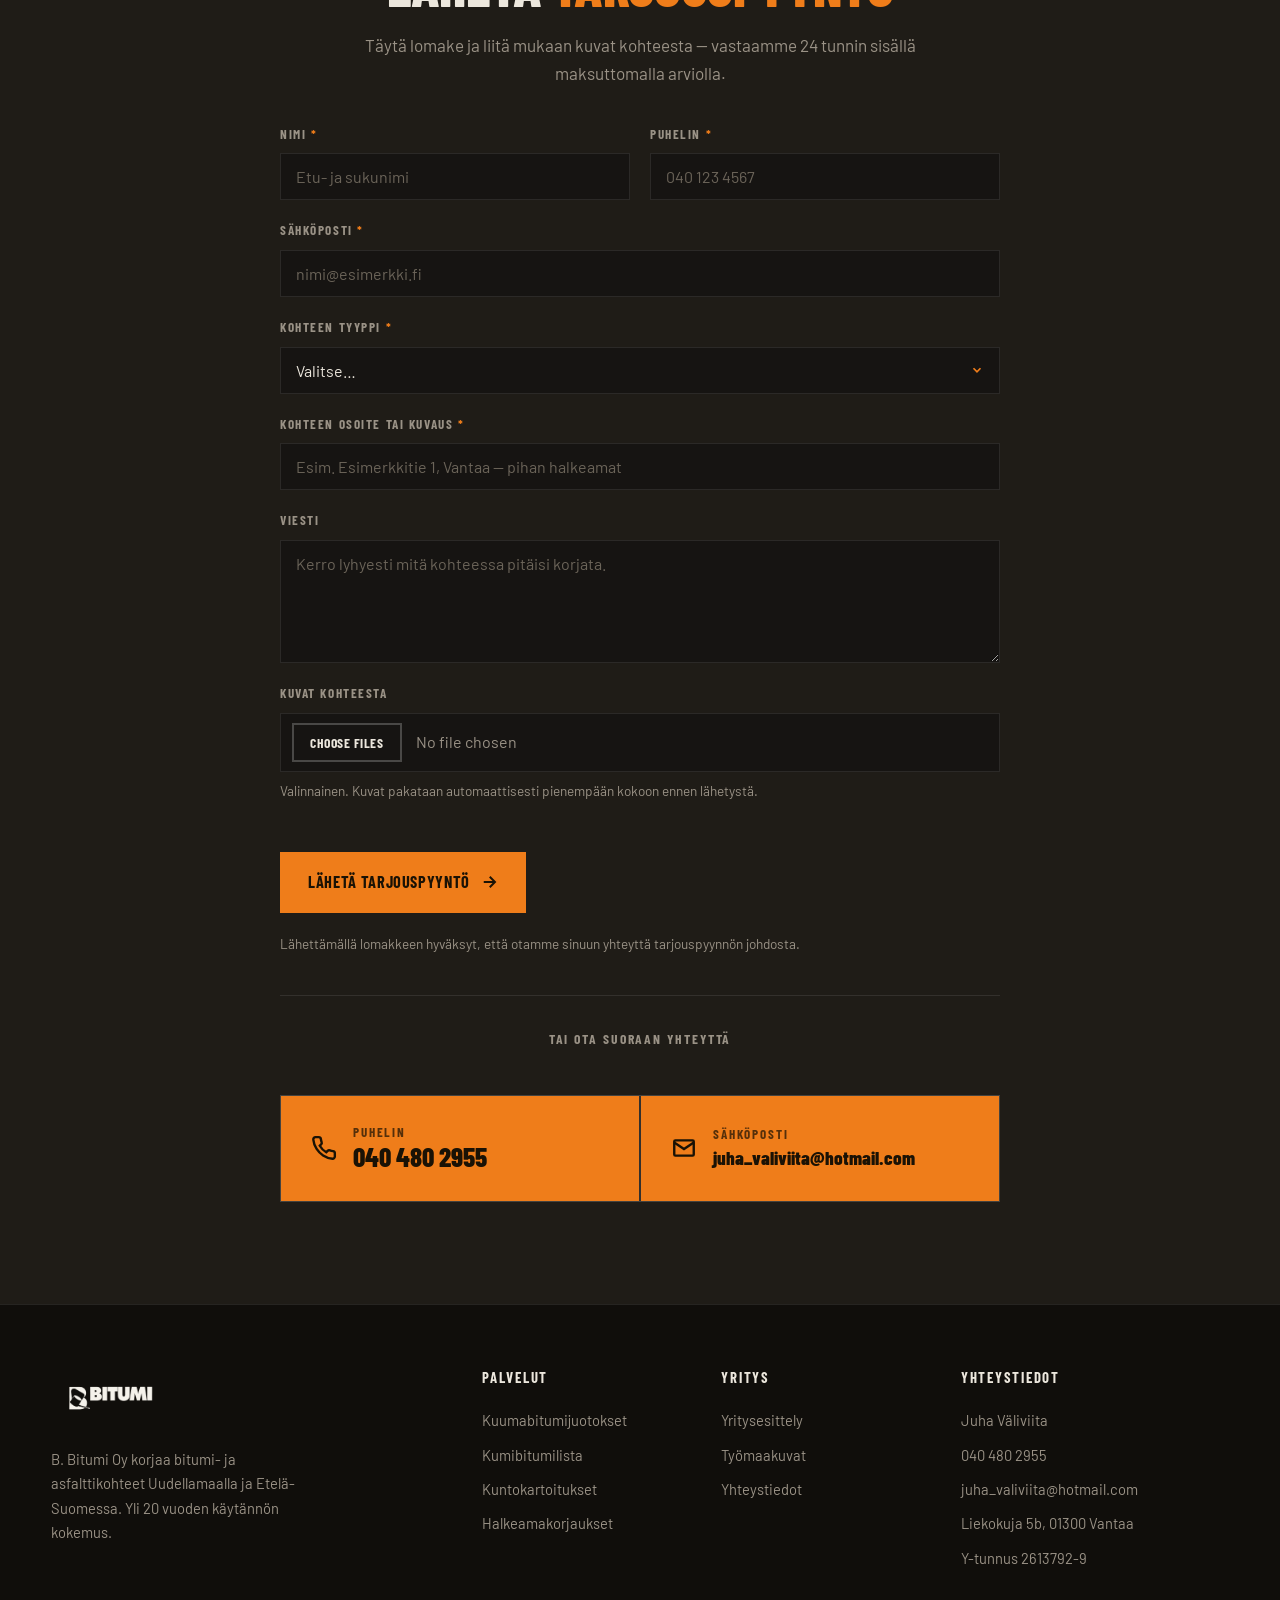
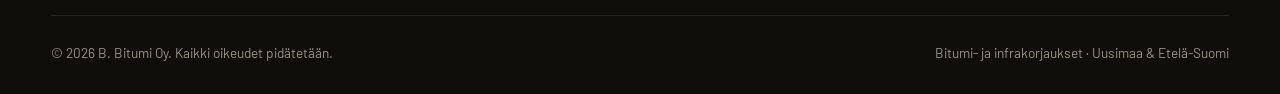
<file: yhteystiedot.html>
<!DOCTYPE html>
<html lang="fi">
<head>
  <meta charset="UTF-8" />
  <meta name="viewport" content="width=device-width, initial-scale=1.0" />
  <meta name="description" content="B. Bitumi Oy yhteystiedot — Juha Väliviita, 040 480 2955, juha_valiviita@hotmail.com, Liekokuja 5b, Vantaa. Palvelemme koko Uudenmaan ja Etelä-Suomen aluetta." />
  <title>Yhteystiedot — B. Bitumi Oy | 040 480 2955, Vantaa</title>
  <link rel="icon" href="favicon.png" />
  <link rel="canonical" href="https://mcrauli.github.io/bbitumi/yhteystiedot.html" />
  <meta property="og:type" content="website" />
  <meta property="og:site_name" content="B. Bitumi Oy" />
  <meta property="og:locale" content="fi_FI" />
  <meta property="og:title" content="Yhteystiedot — B. Bitumi Oy" />
  <meta property="og:description" content="Pyydä maksuton tarjous: Juha Väliviita, 040 480 2955, juha_valiviita@hotmail.com, Liekokuja 5b, Vantaa. Palvelemme koko Uuttamaata ja Etelä-Suomea." />
  <meta property="og:url" content="https://mcrauli.github.io/bbitumi/yhteystiedot.html" />
  <meta property="og:image" content="https://mcrauli.github.io/bbitumi/og-image.jpg" />
  <meta property="og:image:width" content="1200" />
  <meta property="og:image:height" content="630" />
  <meta property="og:image:alt" content="B. Bitumi Oy — bitumi- ja asfalttikorjaukset" />
  <meta name="twitter:card" content="summary_large_image" />
  <meta name="twitter:title" content="Yhteystiedot — B. Bitumi Oy" />
  <meta name="twitter:description" content="Pyydä maksuton tarjous. Juha Väliviita, 040 480 2955. Palvelemme koko Uuttamaata ja Etelä-Suomea." />
  <meta name="twitter:image" content="https://mcrauli.github.io/bbitumi/og-image.jpg" />
  <script type="application/ld+json">
  {
    "@context": "https://schema.org",
    "@type": "HomeAndConstructionBusiness",
    "@id": "https://mcrauli.github.io/bbitumi/#business",
    "name": "B. Bitumi Oy",
    "description": "Bitumi-, asfaltti- ja infrakorjaukset Uudellamaalla ja Etelä-Suomessa. Kuumabitumijuotokset, halkeamakorjaukset, kumibitumilista, valuasfaltti, vedeneristys ja reunakivityöt. Yli 20 vuoden kokemus.",
    "url": "https://mcrauli.github.io/bbitumi/",
    "logo": "https://mcrauli.github.io/bbitumi/bitumi-logo.png",
    "image": "https://mcrauli.github.io/bbitumi/og-image.jpg",
    "telephone": "+358404802955",
    "email": "juha_valiviita@hotmail.com",
    "address": {
      "@type": "PostalAddress",
      "streetAddress": "Liekokuja 5b",
      "postalCode": "01300",
      "addressLocality": "Vantaa",
      "addressCountry": "FI"
    },
    "geo": { "@type": "GeoCoordinates", "latitude": 60.2992592, "longitude": 25.0011187 },
    "areaServed": [
      { "@type": "AdministrativeArea", "name": "Uusimaa" },
      { "@type": "Place", "name": "Etelä-Suomi" }
    ],
    "founder": { "@type": "Person", "name": "Juha Väliviita" },
    "vatID": "FI26137929",
    "taxID": "2613792-9",
    "knowsLanguage": "fi",
    "openingHoursSpecification": {
      "@type": "OpeningHoursSpecification",
      "dayOfWeek": ["Monday","Tuesday","Wednesday","Thursday","Friday","Saturday","Sunday"],
      "opens": "00:00",
      "closes": "23:59",
      "description": "24/7 päivystys vuoto- ja hätäkorjauksiin"
    }
  }
  </script>
  <script type="application/ld+json">
  {
    "@context": "https://schema.org",
    "@type": "BreadcrumbList",
    "itemListElement": [
      { "@type": "ListItem", "position": 1, "name": "Etusivu", "item": "https://mcrauli.github.io/bbitumi/" },
      { "@type": "ListItem", "position": 2, "name": "Yhteystiedot", "item": "https://mcrauli.github.io/bbitumi/yhteystiedot.html" }
    ]
  }
  </script>
  <link rel="preconnect" href="https://fonts.googleapis.com">
  <link rel="preconnect" href="https://fonts.gstatic.com" crossorigin>
  <link href="https://fonts.googleapis.com/css2?family=Barlow:wght@400;500;600;700&family=Barlow+Condensed:wght@600;700;800&display=swap" rel="stylesheet">
  <link rel="stylesheet" href="style.css">
  <style>
    .contact-grid { display: grid; grid-template-columns: 1fr 1fr; gap: 60px; align-items: start; }

    .contact-card { border: 1px solid var(--line); }
    .crow {
      display: flex; gap: 18px; align-items: flex-start;
      padding: 22px 28px; border-bottom: 1px solid var(--line);
    }
    .crow:last-child { border-bottom: none; }
    .crow-ico {
      width: 40px; height: 40px; min-width: 40px;
      color: var(--accent); border: 2px solid var(--line-warm);
      display: flex; align-items: center; justify-content: center;
    }
    .crow-ico svg { width: 20px; height: 20px; }
    .crow-label {
      font-family: var(--font-display); font-weight: 700;
      font-size: 0.8rem; letter-spacing: 0.14em; text-transform: uppercase;
      color: var(--text-dim);
    }
    .crow-val {
      font-family: var(--font-display); font-weight: 700;
      font-size: 1.15rem; color: var(--text); margin-top: 2px; display: block;
    }
    a.crow-val:hover { color: var(--accent); }

    .chips { display: flex; flex-wrap: wrap; gap: 8px; margin-top: 24px; }
    .chip {
      font-family: var(--font-display); font-weight: 600;
      font-size: 0.92rem; letter-spacing: 0.03em; text-transform: uppercase;
      padding: 6px 14px;
      color: var(--accent);
      border: 1px solid var(--line-warm);
      background: var(--accent-dim);
    }

    .alert {
      margin-top: 30px;
      display: flex; gap: 18px; align-items: flex-start;
      padding: 26px 30px;
      background: var(--accent-dim); border: 1px solid var(--line-warm);
    }
    .alert-ico {
      width: 42px; height: 42px; min-width: 42px; color: var(--accent);
      border: 2px solid var(--line-warm);
      display: flex; align-items: center; justify-content: center;
    }
    .alert-ico svg { width: 22px; height: 22px; }
    .alert h3 { font-family: var(--font-display); font-weight: 700; font-size: 1.25rem; text-transform: uppercase; }
    .alert p { font-size: 0.92rem; color: var(--text-dim); margin-top: 4px; }

    .badges { margin-top: 30px; }
    .badges h4 {
      font-family: var(--font-display); font-weight: 700;
      font-size: 0.85rem; letter-spacing: 0.12em; text-transform: uppercase;
      color: var(--text-dim); margin-bottom: 14px;
    }
    .badge { display: flex; align-items: center; gap: 12px; padding: 7px 0; font-size: 0.95rem; color: var(--text); }
    .badge::before { content: ''; width: 7px; height: 7px; min-width: 7px; background: var(--accent); }

    /* Tarjouspyyntölomake */
    #tarjouspyynto { scroll-margin-top: 124px; }
    .form-wrap { max-width: 720px; margin-inline: auto; }
    .form-head { text-align: center; margin-bottom: 36px; }
    .form-head .kicker { justify-content: center; }
    .form-head .lead { margin-inline: auto; }
    .qform { display: flex; flex-direction: column; gap: 20px; }
    .form-grid { display: grid; grid-template-columns: 1fr 1fr; gap: 20px; }
    .field { display: flex; flex-direction: column; gap: 8px; }
    .field.full { grid-column: 1 / -1; }
    .field label {
      font-family: var(--font-display); font-weight: 700;
      font-size: 0.82rem; letter-spacing: 0.12em; text-transform: uppercase;
      color: var(--text-dim);
    }
    .field label .req { color: var(--accent); }
    .field input, .field select, .field textarea {
      font-family: var(--font-body); font-size: 1rem;
      color: var(--text); background: var(--ink);
      border: 1px solid var(--line);
      padding: 13px 15px; width: 100%;
      transition: border-color var(--t), box-shadow var(--t);
    }
    .field textarea { resize: vertical; min-height: 120px; }
    .field input::placeholder, .field textarea::placeholder { color: #6b6459; }
    .field input:focus, .field select:focus, .field textarea:focus {
      outline: none; border-color: var(--accent);
      box-shadow: 0 0 0 3px var(--accent-dim);
    }
    .field input:invalid:not(:placeholder-shown) { border-color: var(--line-warm); }
    .field select {
      appearance: none; -webkit-appearance: none; cursor: pointer;
      background-image: url("data:image/svg+xml,%3Csvg xmlns='http://www.w3.org/2000/svg' width='14' height='14' viewBox='0 0 24 24' fill='none' stroke='%23ef7d1a' stroke-width='3'%3E%3Cpath d='M6 9l6 6 6-6'/%3E%3C/svg%3E");
      background-repeat: no-repeat; background-position: right 15px center; padding-right: 42px;
    }
    .field input[type=file] { padding: 9px 11px; cursor: pointer; color: var(--text-dim); }
    .field input[type=file]::file-selector-button {
      font-family: var(--font-display); font-weight: 700;
      font-size: 0.85rem; letter-spacing: 0.04em; text-transform: uppercase;
      color: var(--text); background: transparent;
      border: 2px solid rgba(255,255,255,0.22);
      padding: 9px 16px; margin-right: 14px; cursor: pointer;
      transition: border-color var(--t), color var(--t);
    }
    .field input[type=file]::file-selector-button:hover { border-color: var(--accent); color: var(--accent); }
    .field-hint { font-size: 0.85rem; color: var(--text-dim); }
    .upload-status { font-size: 0.9rem; color: var(--accent); font-weight: 600; min-height: 1.25em; }
    .upload-status.warn { color: #ff9d4d; }
    .hp { position: absolute; left: -9999px; width: 1px; height: 1px; overflow: hidden; }
    .qform button[type=submit] { align-self: flex-start; margin-top: 4px; }
    .qform button[type=submit][disabled] { opacity: 0.55; cursor: progress; }
    .form-note { font-size: 0.85rem; color: var(--text-dim); }
    .form-success {
      display: none;
      gap: 18px; align-items: flex-start;
      padding: 32px 36px;
      background: var(--accent-dim); border: 1px solid var(--line-warm);
      max-width: 720px; margin-inline: auto;
    }
    .form-success svg { width: 28px; height: 28px; min-width: 28px; color: var(--accent); }
    .form-success h3 { font-family: var(--font-display); font-weight: 700; font-size: 1.4rem; text-transform: uppercase; }
    .form-success p { color: var(--text-dim); margin-top: 4px; }
    .form-alt { margin-top: 40px; padding-top: 32px; border-top: 1px solid var(--line); }
    .form-alt-label {
      text-align: center;
      font-family: var(--font-display); font-weight: 700;
      font-size: 0.85rem; letter-spacing: 0.14em; text-transform: uppercase;
      color: var(--text-dim); margin-bottom: 20px;
    }

    @media (max-width: 820px) {
      .contact-grid { grid-template-columns: 1fr; gap: 40px; }
      .crow { padding: 20px 22px; }
      .form-grid { grid-template-columns: 1fr; }
      .qform button[type=submit] { align-self: stretch; justify-content: center; }
    }
  </style>
</head>
<body>

  <nav class="nav" id="nav">
    <div class="container nav-inner">
      <a href="index.html" class="brand" aria-label="B. Bitumi Oy — etusivu"><img src="bitumi-logo.png" alt="B. Bitumi Oy"></a>
      <div class="nav-links">
        <a href="index.html">Etusivu</a>
        <a href="kuntokartoitukset.html">Kuntokartoitukset</a>
        <a href="bitumi.html">Bitumi</a>
        <a href="kuvat.html">Kuvat</a>
        <a href="yritys.html">Yritys</a>
        <a href="yhteystiedot.html" aria-current="page">Yhteystiedot</a>
        <a href="tel:+358404802955" class="nav-phone">
          <svg viewBox="0 0 24 24" fill="none" stroke="currentColor" stroke-width="2.4" aria-hidden="true"><path d="M22 16.92v3a2 2 0 0 1-2.18 2 19.8 19.8 0 0 1-8.63-3.07 19.5 19.5 0 0 1-6-6 19.8 19.8 0 0 1-3.07-8.67A2 2 0 0 1 4.11 2h3a2 2 0 0 1 2 1.72c.13.96.36 1.9.7 2.81a2 2 0 0 1-.45 2.11L8.09 9.91a16 16 0 0 0 6 6l1.27-1.27a2 2 0 0 1 2.11-.45c.91.34 1.85.57 2.81.7A2 2 0 0 1 22 16.92Z"/></svg>
          040 480 2955
        </a>
        <a href="yhteystiedot.html#tarjouspyynto" class="nav-cta">Pyydä arvio</a>
      </div>
      <button class="burger" id="burger" aria-label="Avaa valikko" aria-expanded="false" aria-controls="mobile"><span></span><span></span><span></span></button>
    </div>
  </nav>
  <div class="mobile" id="mobile">
    <a href="index.html">Etusivu</a>
    <a href="kuntokartoitukset.html">Kuntokartoitukset</a>
    <a href="bitumi.html">Bitumi</a>
    <a href="kuvat.html">Kuvat</a>
    <a href="yritys.html">Yritys</a>
    <a href="yhteystiedot.html" aria-current="page">Yhteystiedot</a>
  </div>

  <!-- PAGE HERO -->
  <header class="page-hero" data-ghost="YHTEYS">
    <div class="container page-hero-inner">
      <nav class="breadcrumb" aria-label="Murupolku">
        <a href="index.html">Etusivu</a><span class="sep">/</span><span>Yhteystiedot</span>
      </nav>
      <h1>Otetaan <span class="mark">yhteyttä</span></h1>
      <p class="page-hero-sub">Soita tai lähetä kuvat kohteesta — kerromme suoraan mitä se tarvitsee. Arvio 24 tunnin sisällä.</p>
    </div>
    <div class="hazard"></div>
  </header>

  <!-- CONTACT -->
  <section>
    <div class="container">
      <div class="contact-grid">

        <div class="reveal">
          <span class="kicker">Yhteystiedot</span>
          <div class="contact-card">
            <div class="crow">
              <div class="crow-ico"><svg viewBox="0 0 24 24" fill="none" stroke="currentColor" stroke-width="2" aria-hidden="true"><path d="M20 21v-2a4 4 0 0 0-4-4H8a4 4 0 0 0-4 4v2"/><circle cx="12" cy="7" r="4"/></svg></div>
              <div>
                <span class="crow-label">Yhteyshenkilö</span>
                <span class="crow-val">Juha Väliviita</span>
              </div>
            </div>
            <div class="crow">
              <div class="crow-ico"><svg viewBox="0 0 24 24" fill="none" stroke="currentColor" stroke-width="2" aria-hidden="true"><path d="M22 16.92v3a2 2 0 0 1-2.18 2 19.8 19.8 0 0 1-8.63-3.07 19.5 19.5 0 0 1-6-6 19.8 19.8 0 0 1-3.07-8.67A2 2 0 0 1 4.11 2h3a2 2 0 0 1 2 1.72c.13.96.36 1.9.7 2.81a2 2 0 0 1-.45 2.11L8.09 9.91a16 16 0 0 0 6 6l1.27-1.27a2 2 0 0 1 2.11-.45c.91.34 1.85.57 2.81.7A2 2 0 0 1 22 16.92Z"/></svg></div>
              <div>
                <span class="crow-label">Puhelin</span>
                <a href="tel:+358404802955" class="crow-val">040 480 2955</a>
              </div>
            </div>
            <div class="crow">
              <div class="crow-ico"><svg viewBox="0 0 24 24" fill="none" stroke="currentColor" stroke-width="2" aria-hidden="true"><rect x="3" y="5" width="18" height="14" rx="1"/><path d="M3 7l9 6 9-6"/></svg></div>
              <div>
                <span class="crow-label">Sähköposti</span>
                <a href="mailto:juha_valiviita@hotmail.com" class="crow-val">juha_valiviita@hotmail.com</a>
              </div>
            </div>
            <div class="crow">
              <div class="crow-ico"><svg viewBox="0 0 24 24" fill="none" stroke="currentColor" stroke-width="2" aria-hidden="true"><path d="M12 21s-7-5-7-11a7 7 0 0 1 14 0c0 6-7 11-7 11z"/><circle cx="12" cy="10" r="2.5"/></svg></div>
              <div>
                <span class="crow-label">Osoite</span>
                <a href="https://maps.google.com/?q=Liekokuja+5b,+01300+Vantaa" target="_blank" rel="noopener" class="crow-val">Liekokuja 5b, 01300 Vantaa</a>
              </div>
            </div>
            <div class="crow">
              <div class="crow-ico"><svg viewBox="0 0 24 24" fill="none" stroke="currentColor" stroke-width="2" aria-hidden="true"><rect x="2" y="7" width="20" height="14" rx="1"/><path d="M16 21V5a2 2 0 0 0-2-2h-4a2 2 0 0 0-2 2v16"/></svg></div>
              <div>
                <span class="crow-label">Y-tunnus</span>
                <span class="crow-val">2613792-9</span>
              </div>
            </div>
          </div>
        </div>

        <div class="reveal d1">
          <span class="kicker">Toimialue</span>
          <h2 class="h-sec">Palvelemme koko <span class="mark">Uuttamaata</span></h2>
          <p class="lead">B. Bitumi Oy palvelee Vantaalta käsin koko Uudenmaan ja Etelä-Suomen alueella. Liikumme nopeasti kohteille.</p>
          <div class="chips">
            <span class="chip">Helsinki</span>
            <span class="chip">Espoo</span>
            <span class="chip">Vantaa</span>
            <span class="chip">Kirkkonummi</span>
            <span class="chip">Tuusula</span>
            <span class="chip">Kerava</span>
            <span class="chip">Järvenpää</span>
            <span class="chip">Nurmijärvi</span>
            <span class="chip">Sipoo</span>
            <span class="chip">+ ympäristökunnat</span>
          </div>

          <div class="alert">
            <div class="alert-ico"><svg viewBox="0 0 24 24" fill="none" stroke="currentColor" stroke-width="2" aria-hidden="true"><circle cx="12" cy="12" r="10"/><path d="M12 8v4m0 4h.01"/></svg></div>
            <div>
              <h3>Päivystys 24/7</h3>
              <p>Sulamisvedet kellariin? Vuotokohdat voidaan pikaisesti paikantaa ja korjata. Soita heti — päivystämme ympäri vuorokauden.</p>
            </div>
          </div>

          <div class="badges">
            <h4>Laatu &amp; luotettavuus</h4>
            <div class="badge">Luotettava Kumppani — tilaajavastuu.fi</div>
            <div class="badge">Tulityö-, tieturva- ja työturvallisuuskortit</div>
            <div class="badge">EA1-ensiapukoulutus</div>
            <div class="badge">Yli 20 vuoden kokemus alalta</div>
          </div>
        </div>

      </div>
    </div>
  </section>

  <!-- TARJOUSPYYNTÖLOMAKE -->
  <section class="cta" id="tarjouspyynto" style="background:var(--ink-2);border-top:1px solid var(--line);">
    <div class="hazard"></div>
    <div class="container">
      <div class="form-wrap">
        <div class="form-head">
          <span class="kicker">Tarjouspyyntö</span>
          <h2 class="h-sec reveal">Lähetä <span class="mark">tarjouspyyntö</span></h2>
          <p class="lead reveal d1">Täytä lomake ja liitä mukaan kuvat kohteesta — vastaamme 24 tunnin sisällä maksuttomalla arviolla.</p>
        </div>

        <!-- ════════════════════════════════════════════════════════════════
             FormSubmit.co — VAATII AKTIVOINNIN ennen kuin viestit tulevat perille:
             1. Julkaise sivu ja lähetä lomake kerran testiksi.
             2. Osoitteeseen juha_valiviita@hotmail.com tulee FormSubmitilta
                vahvistusviesti — klikkaa siinä olevaa "Activate Form" -linkkiä.
             3. SUOSITUS: kopioi FormSubmitin antama hash-alias ja vaihda alla
                oleva action muotoon  https://formsubmit.co/<hash>  jotta
                sähköpostiosoite ei näy sivun lähdekoodissa.
        ═════════════════════════════════════════════════════════════════ -->
        <form class="qform reveal d1" id="tarjousForm"
              action="https://formsubmit.co/juha_valiviita@hotmail.com"
              method="POST" enctype="multipart/form-data">

          <input type="hidden" name="_subject" value="Tarjouspyyntö – bbitumi.github.io">
          <input type="hidden" name="_template" value="table">
          <input type="hidden" name="_captcha" value="false">
          <input type="hidden" name="_next" value="https://mcrauli.github.io/bbitumi/yhteystiedot.html?lahetetty=1">
          <!-- Honeypot: botit täyttävät tämän, ihmiset eivät näe sitä -->
          <input type="text" name="_honey" class="hp" tabindex="-1" autocomplete="off" aria-hidden="true">

          <div class="form-grid">
            <div class="field">
              <label for="f-nimi">Nimi <span class="req" aria-hidden="true">*</span></label>
              <input type="text" id="f-nimi" name="nimi" required autocomplete="name" placeholder="Etu- ja sukunimi">
            </div>
            <div class="field">
              <label for="f-puhelin">Puhelin <span class="req" aria-hidden="true">*</span></label>
              <input type="tel" id="f-puhelin" name="puhelin" required autocomplete="tel" inputmode="tel" placeholder="040 123 4567">
            </div>
            <div class="field full">
              <label for="f-email">Sähköposti <span class="req" aria-hidden="true">*</span></label>
              <input type="email" id="f-email" name="email" required autocomplete="email" placeholder="nimi@esimerkki.fi">
            </div>
            <div class="field full">
              <label for="f-tyyppi">Kohteen tyyppi <span class="req" aria-hidden="true">*</span></label>
              <select id="f-tyyppi" name="kohdetyyppi" required>
                <option value="" selected disabled>Valitse…</option>
                <option>Taloyhtiö</option>
                <option>Yrityspiha</option>
                <option>Pysäköintialue</option>
                <option>Kunta- tai infrakohde</option>
                <option>Yksityinen</option>
              </select>
            </div>
            <div class="field full">
              <label for="f-kohde">Kohteen osoite tai kuvaus <span class="req" aria-hidden="true">*</span></label>
              <input type="text" id="f-kohde" name="kohde" required placeholder="Esim. Esimerkkitie 1, Vantaa — pihan halkeamat">
            </div>
            <div class="field full">
              <label for="f-viesti">Viesti</label>
              <textarea id="f-viesti" name="viesti" rows="5" placeholder="Kerro lyhyesti mitä kohteessa pitäisi korjata."></textarea>
            </div>
            <div class="field full">
              <label for="kuvat">Kuvat kohteesta</label>
              <input type="file" id="kuvat" name="kuvat" accept="image/*" multiple aria-describedby="kuvat-hint">
              <span class="field-hint" id="kuvat-hint">Valinnainen. Kuvat pakataan automaattisesti pienempään kokoon ennen lähetystä.</span>
              <span class="upload-status" id="uploadStatus" role="status" aria-live="polite"></span>
            </div>
          </div>

          <button type="submit" class="btn btn-primary">
            Lähetä tarjouspyyntö
            <svg viewBox="0 0 24 24" fill="none" stroke="currentColor" stroke-width="2.6" aria-hidden="true"><path d="M5 12h14M13 5l7 7-7 7"/></svg>
          </button>
          <p class="form-note">Lähettämällä lomakkeen hyväksyt, että otamme sinuun yhteyttä tarjouspyynnön johdosta.</p>
        </form>

        <div class="form-success" id="formSuccess" role="status">
          <svg viewBox="0 0 24 24" fill="none" stroke="currentColor" stroke-width="2.5" aria-hidden="true"><path d="M20 6 9 17l-5-5"/></svg>
          <div>
            <h3>Kiitos — tarjouspyyntö lähetetty</h3>
            <p>Palaamme sinulle 24 tunnin sisällä. Kiireellisissä asioissa soita 040 480 2955.</p>
          </div>
        </div>

        <div class="form-alt">
          <div class="form-alt-label">Tai ota suoraan yhteyttä</div>
          <div class="cta-direct reveal">
            <a class="cd" href="tel:+358404802955" aria-label="Soita numeroon 040 480 2955">
              <svg viewBox="0 0 24 24" fill="none" stroke="currentColor" stroke-width="2.2" aria-hidden="true"><path d="M22 16.92v3a2 2 0 0 1-2.18 2 19.8 19.8 0 0 1-8.63-3.07 19.5 19.5 0 0 1-6-6 19.8 19.8 0 0 1-3.07-8.67A2 2 0 0 1 4.11 2h3a2 2 0 0 1 2 1.72c.13.96.36 1.9.7 2.81a2 2 0 0 1-.45 2.11L8.09 9.91a16 16 0 0 0 6 6l1.27-1.27a2 2 0 0 1 2.11-.45c.91.34 1.85.57 2.81.7A2 2 0 0 1 22 16.92Z"/></svg>
              <span><span class="cd-label">Puhelin</span><span class="cd-val">040 480 2955</span></span>
            </a>
            <a class="cd" href="mailto:juha_valiviita@hotmail.com" aria-label="Lähetä sähköpostia">
              <svg viewBox="0 0 24 24" fill="none" stroke="currentColor" stroke-width="2.2" aria-hidden="true"><rect x="3" y="5" width="18" height="14" rx="1"/><path d="M3 7l9 6 9-6"/></svg>
              <span><span class="cd-label">Sähköposti</span><span class="cd-val sm">juha_valiviita@hotmail.com</span></span>
            </a>
          </div>
        </div>
      </div>
    </div>
  </section>

  <!-- FOOTER -->
  <footer class="footer">
    <div class="container">
      <div class="footer-grid">
        <div class="footer-brand">
          <img src="bitumi-logo.png" alt="B. Bitumi Oy" />
          <p>B. Bitumi Oy korjaa bitumi- ja asfalttikohteet Uudellamaalla ja Etelä-Suomessa. Yli 20 vuoden käytännön kokemus.</p>
        </div>
        <div class="footer-col">
          <h5>Palvelut</h5>
          <a href="bitumi.html">Kuumabitumijuotokset</a>
          <a href="bitumi.html">Kumibitumilista</a>
          <a href="kuntokartoitukset.html">Kuntokartoitukset</a>
          <a href="kuntokartoitukset.html">Halkeamakorjaukset</a>
        </div>
        <div class="footer-col">
          <h5>Yritys</h5>
          <a href="yritys.html">Yritysesittely</a>
          <a href="kuvat.html">Työmaakuvat</a>
          <a href="yhteystiedot.html">Yhteystiedot</a>
        </div>
        <div class="footer-col">
          <h5>Yhteystiedot</h5>
          <p>Juha Väliviita</p>
          <a href="tel:+358404802955">040 480 2955</a>
          <a href="mailto:juha_valiviita@hotmail.com">juha_valiviita@hotmail.com</a>
          <p>Liekokuja 5b, 01300 Vantaa</p>
          <p>Y-tunnus 2613792-9</p>
        </div>
      </div>
      <div class="footer-bottom">
        <p>&copy; 2026 B. Bitumi Oy. Kaikki oikeudet pidätetään.</p>
        <p>Bitumi- ja infrakorjaukset · Uusimaa &amp; Etelä-Suomi</p>
      </div>
    </div>
  </footer>

  <!-- Kiinteä Soita-palkki mobiilissa -->
  <div class="callbar">
    <a class="cb-call" href="tel:+358404802955">
      <svg viewBox="0 0 24 24" fill="none" stroke="currentColor" stroke-width="2.4" aria-hidden="true"><path d="M22 16.92v3a2 2 0 0 1-2.18 2 19.8 19.8 0 0 1-8.63-3.07 19.5 19.5 0 0 1-6-6 19.8 19.8 0 0 1-3.07-8.67A2 2 0 0 1 4.11 2h3a2 2 0 0 1 2 1.72c.13.96.36 1.9.7 2.81a2 2 0 0 1-.45 2.11L8.09 9.91a16 16 0 0 0 6 6l1.27-1.27a2 2 0 0 1 2.11-.45c.91.34 1.85.57 2.81.7A2 2 0 0 1 22 16.92Z"/></svg>
      Soita
    </a>
    <a class="cb-cta" href="yhteystiedot.html#tarjouspyynto">Pyydä arvio</a>
  </div>

  <script>
    const nav = document.getElementById('nav');
    const onScroll = () => nav.classList.toggle('scrolled', window.scrollY > 16);
    onScroll();
    window.addEventListener('scroll', onScroll, { passive: true });
    const burger = document.getElementById('burger'), mobile = document.getElementById('mobile');
    burger.addEventListener('click', () => {
      const open = burger.classList.toggle('open');
      mobile.classList.toggle('open', open);
      burger.setAttribute('aria-expanded', open ? 'true' : 'false');
      burger.setAttribute('aria-label', open ? 'Sulje valikko' : 'Avaa valikko');
    });
    mobile.querySelectorAll('a').forEach(a => a.addEventListener('click', () => {
      burger.classList.remove('open'); mobile.classList.remove('open');
      burger.setAttribute('aria-expanded', 'false');
    }));
    const io = new IntersectionObserver((entries) => {
      entries.forEach(e => { if (e.isIntersecting) { e.target.classList.add('in'); io.unobserve(e.target); } });
    }, { threshold: 0.12, rootMargin: '0px 0px -40px 0px' });
    document.querySelectorAll('.reveal').forEach(el => io.observe(el));

    // ── Tarjouspyyntölomake: kuvien pakkaus selaimessa + onnistumistila ──
    (function () {
      const form = document.getElementById('tarjousForm');
      const fileInput = document.getElementById('kuvat');
      const status = document.getElementById('uploadStatus');

      if (form && fileInput && status) {
        const submitBtn = form.querySelector('button[type=submit]');
        const MAX_DIM = 1600, QUALITY = 0.7;

        const compress = (file) => new Promise((resolve) => {
          if (!file.type || !file.type.startsWith('image/')) { resolve(file); return; }
          const img = new Image();
          const url = URL.createObjectURL(file);
          img.onload = () => {
            URL.revokeObjectURL(url);
            const scale = Math.min(1, MAX_DIM / Math.max(img.width, img.height));
            const w = Math.round(img.width * scale), h = Math.round(img.height * scale);
            const canvas = document.createElement('canvas');
            canvas.width = w; canvas.height = h;
            canvas.getContext('2d').drawImage(img, 0, 0, w, h);
            canvas.toBlob((blob) => {
              if (!blob || blob.size >= file.size) { resolve(file); return; }
              const name = file.name.replace(/\.(heic|heif|png|webp|bmp|tiff?)$/i, '.jpg');
              resolve(new File([blob], name, { type: 'image/jpeg', lastModified: Date.now() }));
            }, 'image/jpeg', QUALITY);
          };
          img.onerror = () => { URL.revokeObjectURL(url); resolve(file); };
          img.src = url;
        });

        fileInput.addEventListener('change', async () => {
          const files = Array.from(fileInput.files);
          if (!files.length) { status.textContent = ''; status.classList.remove('warn'); return; }
          status.textContent = 'Pakataan kuvia…';
          status.classList.remove('warn');
          if (submitBtn) submitBtn.disabled = true;
          let out;
          try { out = await Promise.all(files.map(compress)); }
          catch (e) { out = files; }
          try {
            const dt = new DataTransfer();
            out.forEach(f => dt.items.add(f));
            fileInput.files = dt.files;
          } catch (e) { out = files; /* DataTransfer ei tuettu — alkuperäiset lähtevät */ }
          if (submitBtn) submitBtn.disabled = false;
          const total = out.reduce((s, f) => s + f.size, 0);
          const sizeStr = total < 1048576
            ? Math.round(total / 1024) + ' kt'
            : (total / 1048576).toFixed(1).replace('.', ',') + ' MB';
          status.textContent = out.length + (out.length === 1 ? ' kuva · ' : ' kuvaa · ') + sizeStr;
          const over = total > 9 * 1048576;
          status.classList.toggle('warn', over);
          if (over) status.textContent += ' — liikaa, poista muutama kuva tai lähetä loput sähköpostilla';
        });
      }

      // Onnistumistila FormSubmitin redirectin jälkeen (?lahetetty=1)
      if (new URLSearchParams(location.search).get('lahetetty') === '1') {
        const f = document.getElementById('tarjousForm');
        const s = document.getElementById('formSuccess');
        if (f && s) {
          f.style.display = 'none';
          s.style.display = 'flex';
          history.replaceState(null, '', location.pathname + '#tarjouspyynto');
          requestAnimationFrame(() => s.scrollIntoView({ behavior: 'smooth', block: 'center' }));
        }
      }
    })();
  </script>
</body>
</html>
</file>
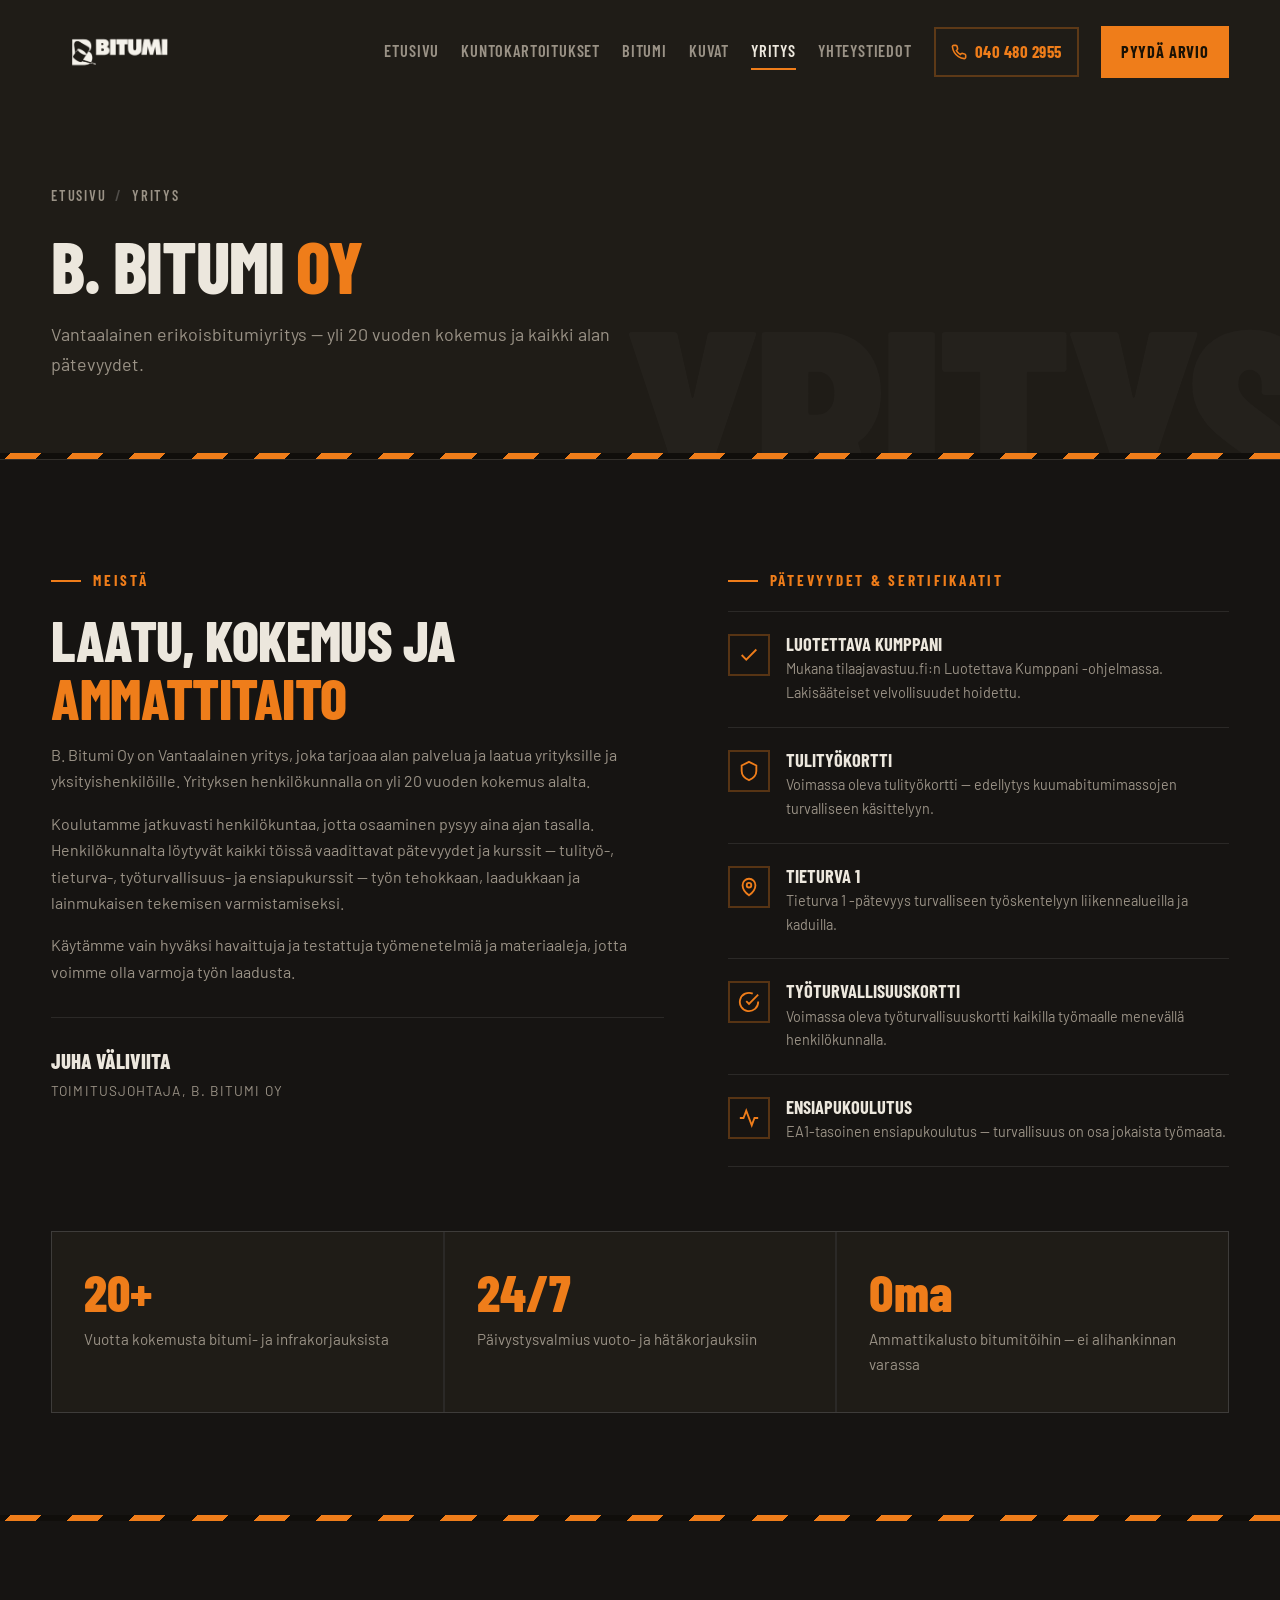
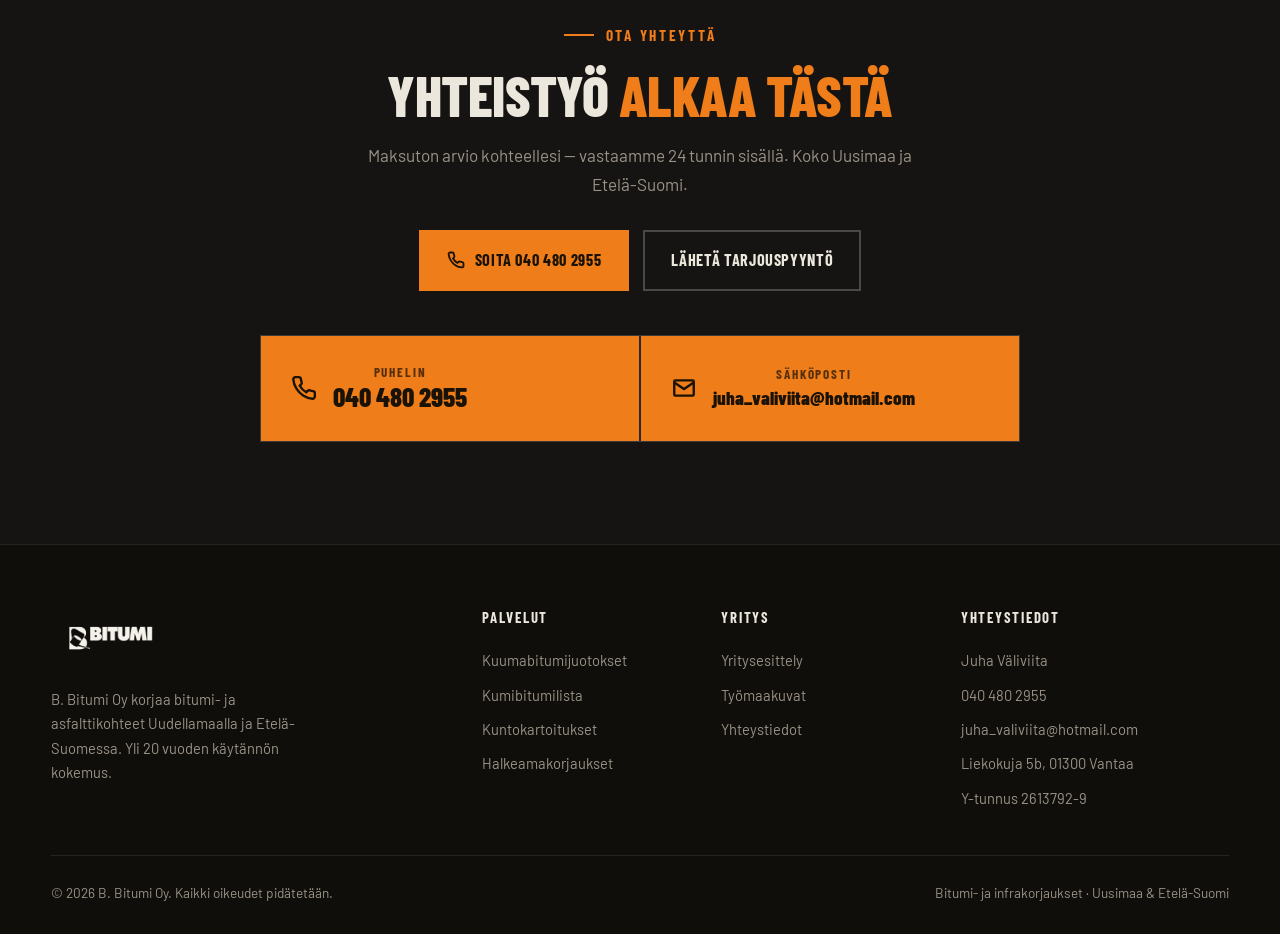
<file: yritys.html>
<!DOCTYPE html>
<html lang="fi">
<head>
  <meta charset="UTF-8" />
  <meta name="viewport" content="width=device-width, initial-scale=1.0" />
  <meta name="description" content="B. Bitumi Oy on Vantaalainen bitumi- ja infrakorjausyritys. Yli 20 vuoden kokemus, kaikki alan pätevyydet ja Luotettava Kumppani -status." />
  <title>Yritys — B. Bitumi Oy, Vantaa | yli 20 vuoden kokemus</title>
  <link rel="icon" href="favicon.png" />
  <link rel="canonical" href="https://mcrauli.github.io/bbitumi/yritys.html" />
  <meta property="og:type" content="website" />
  <meta property="og:site_name" content="B. Bitumi Oy" />
  <meta property="og:locale" content="fi_FI" />
  <meta property="og:title" content="Yritys — B. Bitumi Oy" />
  <meta property="og:description" content="Vantaalainen bitumi- ja infrakorjausyritys. Yli 20 vuoden kokemus, kaikki alan pätevyydet ja Luotettava Kumppani -status." />
  <meta property="og:url" content="https://mcrauli.github.io/bbitumi/yritys.html" />
  <meta property="og:image" content="https://mcrauli.github.io/bbitumi/og-image.jpg" />
  <meta property="og:image:width" content="1200" />
  <meta property="og:image:height" content="630" />
  <meta property="og:image:alt" content="B. Bitumi Oy — bitumi- ja asfalttikorjaukset" />
  <meta name="twitter:card" content="summary_large_image" />
  <meta name="twitter:title" content="Yritys — B. Bitumi Oy" />
  <meta name="twitter:description" content="Vantaalainen bitumi- ja infrakorjausyritys. Yli 20 vuoden kokemus ja kaikki alan pätevyydet." />
  <meta name="twitter:image" content="https://mcrauli.github.io/bbitumi/og-image.jpg" />
  <script type="application/ld+json">
  {
    "@context": "https://schema.org",
    "@type": "HomeAndConstructionBusiness",
    "@id": "https://mcrauli.github.io/bbitumi/#business",
    "name": "B. Bitumi Oy",
    "description": "Bitumi-, asfaltti- ja infrakorjaukset Uudellamaalla ja Etelä-Suomessa. Kuumabitumijuotokset, halkeamakorjaukset, kumibitumilista, valuasfaltti, vedeneristys ja reunakivityöt. Yli 20 vuoden kokemus.",
    "url": "https://mcrauli.github.io/bbitumi/",
    "logo": "https://mcrauli.github.io/bbitumi/bitumi-logo.png",
    "image": "https://mcrauli.github.io/bbitumi/og-image.jpg",
    "telephone": "+358404802955",
    "email": "juha_valiviita@hotmail.com",
    "address": {
      "@type": "PostalAddress",
      "streetAddress": "Liekokuja 5b",
      "postalCode": "01300",
      "addressLocality": "Vantaa",
      "addressCountry": "FI"
    },
    "geo": { "@type": "GeoCoordinates", "latitude": 60.2992592, "longitude": 25.0011187 },
    "areaServed": [
      { "@type": "AdministrativeArea", "name": "Uusimaa" },
      { "@type": "Place", "name": "Etelä-Suomi" }
    ],
    "founder": { "@type": "Person", "name": "Juha Väliviita" },
    "vatID": "FI26137929",
    "taxID": "2613792-9",
    "knowsLanguage": "fi",
    "openingHoursSpecification": {
      "@type": "OpeningHoursSpecification",
      "dayOfWeek": ["Monday","Tuesday","Wednesday","Thursday","Friday","Saturday","Sunday"],
      "opens": "00:00",
      "closes": "23:59",
      "description": "24/7 päivystys vuoto- ja hätäkorjauksiin"
    }
  }
  </script>
  <script type="application/ld+json">
  {
    "@context": "https://schema.org",
    "@type": "BreadcrumbList",
    "itemListElement": [
      { "@type": "ListItem", "position": 1, "name": "Etusivu", "item": "https://mcrauli.github.io/bbitumi/" },
      { "@type": "ListItem", "position": 2, "name": "Yritys", "item": "https://mcrauli.github.io/bbitumi/yritys.html" }
    ]
  }
  </script>
  <link rel="preconnect" href="https://fonts.googleapis.com">
  <link rel="preconnect" href="https://fonts.gstatic.com" crossorigin>
  <link href="https://fonts.googleapis.com/css2?family=Barlow:wght@400;500;600;700&family=Barlow+Condensed:wght@600;700;800&display=swap" rel="stylesheet">
  <link rel="stylesheet" href="style.css">
  <style>
    .about-grid { display: grid; grid-template-columns: 1.1fr 0.9fr; gap: 64px; align-items: start; }
    .about-text p { color: var(--text-dim); margin-top: 16px; }
    .signature { margin-top: 32px; padding-top: 26px; border-top: 1px solid var(--line); }
    .signature-name { font-family: var(--font-display); font-weight: 800; font-size: 1.3rem; text-transform: uppercase; }
    .signature-title { font-size: 0.85rem; color: var(--text-dim); letter-spacing: 0.08em; text-transform: uppercase; margin-top: 2px; }

    .certs { display: flex; flex-direction: column; }
    .cert {
      display: flex; gap: 16px; align-items: flex-start;
      padding: 22px 0; border-bottom: 1px solid var(--line);
    }
    .cert:first-child { border-top: 1px solid var(--line); }
    .cert-ico {
      width: 42px; height: 42px; min-width: 42px;
      color: var(--accent); border: 2px solid var(--line-warm);
      display: flex; align-items: center; justify-content: center;
    }
    .cert-ico svg { width: 22px; height: 22px; }
    .cert h3 { font-family: var(--font-display); font-weight: 700; font-size: 1.15rem; text-transform: uppercase; line-height: 1.1; }
    .cert p { font-size: 0.9rem; color: var(--text-dim); margin-top: 3px; }

    .stat-row { display: grid; grid-template-columns: repeat(3, 1fr); margin-top: 64px; }
    .stat { text-align: left; }
    .stat-num {
      font-family: var(--font-display); font-weight: 800;
      font-size: 3.2rem; line-height: 1; color: var(--accent);
    }
    .stat-label { font-size: 0.95rem; color: var(--text-dim); margin-top: 10px; }

    @media (max-width: 820px) {
      .about-grid { grid-template-columns: 1fr; gap: 44px; }
      .stat-row { grid-template-columns: 1fr; gap: 2px; }
    }
  </style>
</head>
<body>

  <nav class="nav" id="nav">
    <div class="container nav-inner">
      <a href="index.html" class="brand" aria-label="B. Bitumi Oy — etusivu"><img src="bitumi-logo.png" alt="B. Bitumi Oy"></a>
      <div class="nav-links">
        <a href="index.html">Etusivu</a>
        <a href="kuntokartoitukset.html">Kuntokartoitukset</a>
        <a href="bitumi.html">Bitumi</a>
        <a href="kuvat.html">Kuvat</a>
        <a href="yritys.html" aria-current="page">Yritys</a>
        <a href="yhteystiedot.html">Yhteystiedot</a>
        <a href="tel:+358404802955" class="nav-phone">
          <svg viewBox="0 0 24 24" fill="none" stroke="currentColor" stroke-width="2.4" aria-hidden="true"><path d="M22 16.92v3a2 2 0 0 1-2.18 2 19.8 19.8 0 0 1-8.63-3.07 19.5 19.5 0 0 1-6-6 19.8 19.8 0 0 1-3.07-8.67A2 2 0 0 1 4.11 2h3a2 2 0 0 1 2 1.72c.13.96.36 1.9.7 2.81a2 2 0 0 1-.45 2.11L8.09 9.91a16 16 0 0 0 6 6l1.27-1.27a2 2 0 0 1 2.11-.45c.91.34 1.85.57 2.81.7A2 2 0 0 1 22 16.92Z"/></svg>
          040 480 2955
        </a>
        <a href="yhteystiedot.html#tarjouspyynto" class="nav-cta">Pyydä arvio</a>
      </div>
      <button class="burger" id="burger" aria-label="Avaa valikko" aria-expanded="false" aria-controls="mobile"><span></span><span></span><span></span></button>
    </div>
  </nav>
  <div class="mobile" id="mobile">
    <a href="index.html">Etusivu</a>
    <a href="kuntokartoitukset.html">Kuntokartoitukset</a>
    <a href="bitumi.html">Bitumi</a>
    <a href="kuvat.html">Kuvat</a>
    <a href="yritys.html" aria-current="page">Yritys</a>
    <a href="yhteystiedot.html">Yhteystiedot</a>
  </div>

  <!-- PAGE HERO -->
  <header class="page-hero" data-ghost="YRITYS">
    <div class="container page-hero-inner">
      <nav class="breadcrumb" aria-label="Murupolku">
        <a href="index.html">Etusivu</a><span class="sep">/</span><span>Yritys</span>
      </nav>
      <h1>B. Bitumi <span class="mark">Oy</span></h1>
      <p class="page-hero-sub">Vantaalainen erikoisbitumiyritys — yli 20 vuoden kokemus ja kaikki alan pätevyydet.</p>
    </div>
    <div class="hazard"></div>
  </header>

  <!-- ABOUT -->
  <section>
    <div class="container">
      <div class="about-grid">
        <div class="about-text reveal">
          <span class="kicker">Meistä</span>
          <h2 class="h-sec">Laatu, kokemus ja <span class="mark">ammattitaito</span></h2>
          <p>
            B. Bitumi Oy on Vantaalainen yritys, joka tarjoaa alan palvelua ja laatua yrityksille
            ja yksityishenkilöille. Yrityksen henkilökunnalla on yli 20 vuoden kokemus alalta.
          </p>
          <p>
            Koulutamme jatkuvasti henkilökuntaa, jotta osaaminen pysyy aina ajan tasalla.
            Henkilökunnalta löytyvät kaikki töissä vaadittavat pätevyydet ja kurssit — tulityö-,
            tieturva-, työturvallisuus- ja ensiapukurssit — työn tehokkaan, laadukkaan ja
            lainmukaisen tekemisen varmistamiseksi.
          </p>
          <p>
            Käytämme vain hyväksi havaittuja ja testattuja työmenetelmiä ja materiaaleja, jotta
            voimme olla varmoja työn laadusta.
          </p>
          <div class="signature">
            <div class="signature-name">Juha Väliviita</div>
            <div class="signature-title">Toimitusjohtaja, B. Bitumi Oy</div>
          </div>
        </div>

        <div class="reveal d1">
          <span class="kicker">Pätevyydet &amp; sertifikaatit</span>
          <div class="certs">
            <div class="cert">
              <div class="cert-ico"><svg viewBox="0 0 24 24" fill="none" stroke="currentColor" stroke-width="2" aria-hidden="true"><path d="M20 6 9 17l-5-5"/></svg></div>
              <div>
                <h3>Luotettava Kumppani</h3>
                <p>Mukana tilaajavastuu.fi:n Luotettava Kumppani -ohjelmassa. Lakisääteiset velvollisuudet hoidettu.</p>
              </div>
            </div>
            <div class="cert">
              <div class="cert-ico"><svg viewBox="0 0 24 24" fill="none" stroke="currentColor" stroke-width="2" aria-hidden="true"><path d="M12 2l8 4v6c0 5-3.5 8-8 10-4.5-2-8-5-8-10V6z"/></svg></div>
              <div>
                <h3>Tulityökortti</h3>
                <p>Voimassa oleva tulityökortti — edellytys kuumabitumimassojen turvalliseen käsittelyyn.</p>
              </div>
            </div>
            <div class="cert">
              <div class="cert-ico"><svg viewBox="0 0 24 24" fill="none" stroke="currentColor" stroke-width="2" aria-hidden="true"><path d="M12 21s-7-5-7-11a7 7 0 0 1 14 0c0 6-7 11-7 11z"/><circle cx="12" cy="10" r="2.5"/></svg></div>
              <div>
                <h3>Tieturva 1</h3>
                <p>Tieturva 1 -pätevyys turvalliseen työskentelyyn liikennealueilla ja kaduilla.</p>
              </div>
            </div>
            <div class="cert">
              <div class="cert-ico"><svg viewBox="0 0 24 24" fill="none" stroke="currentColor" stroke-width="2" aria-hidden="true"><path d="M22 11.5V12a10 10 0 1 1-5.9-9.1"/><path d="M22 4 12 14l-3-3"/></svg></div>
              <div>
                <h3>Työturvallisuuskortti</h3>
                <p>Voimassa oleva työturvallisuuskortti kaikilla työmaalle menevällä henkilökunnalla.</p>
              </div>
            </div>
            <div class="cert">
              <div class="cert-ico"><svg viewBox="0 0 24 24" fill="none" stroke="currentColor" stroke-width="2" aria-hidden="true"><path d="M22 12h-4l-3 8L9 4l-3 8H2"/></svg></div>
              <div>
                <h3>Ensiapukoulutus</h3>
                <p>EA1-tasoinen ensiapukoulutus — turvallisuus on osa jokaista työmaata.</p>
              </div>
            </div>
          </div>
        </div>
      </div>

      <div class="stat-row tiles">
        <div class="tile stat reveal">
          <div class="stat-num">20+</div>
          <div class="stat-label">Vuotta kokemusta bitumi- ja infrakorjauksista</div>
        </div>
        <div class="tile stat reveal d1">
          <div class="stat-num">24/7</div>
          <div class="stat-label">Päivystysvalmius vuoto- ja hätäkorjauksiin</div>
        </div>
        <div class="tile stat reveal d2">
          <div class="stat-num">Oma</div>
          <div class="stat-label">Ammattikalusto bitumitöihin — ei alihankinnan varassa</div>
        </div>
      </div>
    </div>
  </section>

  <!-- CTA -->
  <section class="cta">
    <div class="hazard"></div>
    <div class="container">
      <div class="cta-inner center">
        <span class="kicker">Ota yhteyttä</span>
        <h2 class="h-sec reveal">Yhteistyö <span class="mark">alkaa tästä</span></h2>
        <p class="lead reveal d1">Maksuton arvio kohteellesi — vastaamme 24 tunnin sisällä. Koko Uusimaa ja Etelä-Suomi.</p>
        <div class="cta-btns reveal d2">
          <a href="tel:+358404802955" class="btn btn-primary">
            <svg viewBox="0 0 24 24" fill="none" stroke="currentColor" stroke-width="2.4" aria-hidden="true"><path d="M22 16.92v3a2 2 0 0 1-2.18 2 19.8 19.8 0 0 1-8.63-3.07 19.5 19.5 0 0 1-6-6 19.8 19.8 0 0 1-3.07-8.67A2 2 0 0 1 4.11 2h3a2 2 0 0 1 2 1.72c.13.96.36 1.9.7 2.81a2 2 0 0 1-.45 2.11L8.09 9.91a16 16 0 0 0 6 6l1.27-1.27a2 2 0 0 1 2.11-.45c.91.34 1.85.57 2.81.7A2 2 0 0 1 22 16.92Z"/></svg>
            Soita 040 480 2955
          </a>
          <a href="yhteystiedot.html#tarjouspyynto" class="btn btn-ghost">Lähetä tarjouspyyntö</a>
        </div>
        <div class="cta-direct reveal d3">
          <a class="cd" href="tel:+358404802955" aria-label="Soita numeroon 040 480 2955">
            <svg viewBox="0 0 24 24" fill="none" stroke="currentColor" stroke-width="2.2" aria-hidden="true"><path d="M22 16.92v3a2 2 0 0 1-2.18 2 19.8 19.8 0 0 1-8.63-3.07 19.5 19.5 0 0 1-6-6 19.8 19.8 0 0 1-3.07-8.67A2 2 0 0 1 4.11 2h3a2 2 0 0 1 2 1.72c.13.96.36 1.9.7 2.81a2 2 0 0 1-.45 2.11L8.09 9.91a16 16 0 0 0 6 6l1.27-1.27a2 2 0 0 1 2.11-.45c.91.34 1.85.57 2.81.7A2 2 0 0 1 22 16.92Z"/></svg>
            <span><span class="cd-label">Puhelin</span><span class="cd-val">040 480 2955</span></span>
          </a>
          <a class="cd" href="mailto:juha_valiviita@hotmail.com" aria-label="Lähetä sähköpostia">
            <svg viewBox="0 0 24 24" fill="none" stroke="currentColor" stroke-width="2.2" aria-hidden="true"><rect x="3" y="5" width="18" height="14" rx="1"/><path d="M3 7l9 6 9-6"/></svg>
            <span><span class="cd-label">Sähköposti</span><span class="cd-val sm">juha_valiviita@hotmail.com</span></span>
          </a>
        </div>
      </div>
    </div>
  </section>

  <!-- FOOTER -->
  <footer class="footer">
    <div class="container">
      <div class="footer-grid">
        <div class="footer-brand">
          <img src="bitumi-logo.png" alt="B. Bitumi Oy" />
          <p>B. Bitumi Oy korjaa bitumi- ja asfalttikohteet Uudellamaalla ja Etelä-Suomessa. Yli 20 vuoden käytännön kokemus.</p>
        </div>
        <div class="footer-col">
          <h5>Palvelut</h5>
          <a href="bitumi.html">Kuumabitumijuotokset</a>
          <a href="bitumi.html">Kumibitumilista</a>
          <a href="kuntokartoitukset.html">Kuntokartoitukset</a>
          <a href="kuntokartoitukset.html">Halkeamakorjaukset</a>
        </div>
        <div class="footer-col">
          <h5>Yritys</h5>
          <a href="yritys.html">Yritysesittely</a>
          <a href="kuvat.html">Työmaakuvat</a>
          <a href="yhteystiedot.html">Yhteystiedot</a>
        </div>
        <div class="footer-col">
          <h5>Yhteystiedot</h5>
          <p>Juha Väliviita</p>
          <a href="tel:+358404802955">040 480 2955</a>
          <a href="mailto:juha_valiviita@hotmail.com">juha_valiviita@hotmail.com</a>
          <p>Liekokuja 5b, 01300 Vantaa</p>
          <p>Y-tunnus 2613792-9</p>
        </div>
      </div>
      <div class="footer-bottom">
        <p>&copy; 2026 B. Bitumi Oy. Kaikki oikeudet pidätetään.</p>
        <p>Bitumi- ja infrakorjaukset · Uusimaa &amp; Etelä-Suomi</p>
      </div>
    </div>
  </footer>

  <!-- Kiinteä Soita-palkki mobiilissa -->
  <div class="callbar">
    <a class="cb-call" href="tel:+358404802955">
      <svg viewBox="0 0 24 24" fill="none" stroke="currentColor" stroke-width="2.4" aria-hidden="true"><path d="M22 16.92v3a2 2 0 0 1-2.18 2 19.8 19.8 0 0 1-8.63-3.07 19.5 19.5 0 0 1-6-6 19.8 19.8 0 0 1-3.07-8.67A2 2 0 0 1 4.11 2h3a2 2 0 0 1 2 1.72c.13.96.36 1.9.7 2.81a2 2 0 0 1-.45 2.11L8.09 9.91a16 16 0 0 0 6 6l1.27-1.27a2 2 0 0 1 2.11-.45c.91.34 1.85.57 2.81.7A2 2 0 0 1 22 16.92Z"/></svg>
      Soita
    </a>
    <a class="cb-cta" href="yhteystiedot.html#tarjouspyynto">Pyydä arvio</a>
  </div>

  <script>
    const nav = document.getElementById('nav');
    const onScroll = () => nav.classList.toggle('scrolled', window.scrollY > 16);
    onScroll();
    window.addEventListener('scroll', onScroll, { passive: true });
    const burger = document.getElementById('burger'), mobile = document.getElementById('mobile');
    burger.addEventListener('click', () => {
      const open = burger.classList.toggle('open');
      mobile.classList.toggle('open', open);
      burger.setAttribute('aria-expanded', open ? 'true' : 'false');
      burger.setAttribute('aria-label', open ? 'Sulje valikko' : 'Avaa valikko');
    });
    mobile.querySelectorAll('a').forEach(a => a.addEventListener('click', () => {
      burger.classList.remove('open'); mobile.classList.remove('open');
      burger.setAttribute('aria-expanded', 'false');
    }));
    const io = new IntersectionObserver((entries) => {
      entries.forEach(e => { if (e.isIntersecting) { e.target.classList.add('in'); io.unobserve(e.target); } });
    }, { threshold: 0.12, rootMargin: '0px 0px -40px 0px' });
    document.querySelectorAll('.reveal').forEach(el => io.observe(el));
  </script>
</body>
</html>
</file>
<file: style.css>
/* ============================================================
   B. Bitumi Oy — jaettu tyylitiedosto (alasivut)
   Industrial / worksite — warm charcoal, bitumi-orange.
   Yhtenäinen index.html:n kanssa.
============================================================ */
:root {
  --ink:        #161412;
  --ink-2:      #1f1c17;
  --ink-3:      #100e0b;
  --paper:      #f3efe6;
  --paper-2:    #e9e3d5;
  --on-paper:   #1d1a15;
  --on-paper-dim:#5f594e;

  --accent:     #ef7d1a;
  --accent-deep:#d96c0d;
  --accent-dim: rgba(239,125,26,0.12);

  --text:       #ece7dd;
  --text-dim:   #9a9286;
  --line:       rgba(255,255,255,0.09);
  --line-warm:  rgba(239,125,26,0.30);

  --font-display: 'Barlow Condensed', 'Arial Narrow', sans-serif;
  --font-body:    'Barlow', system-ui, sans-serif;

  --ease: cubic-bezier(0.4, 0, 0.2, 1);
  --t:    0.28s;
}

*, *::before, *::after { margin: 0; padding: 0; box-sizing: border-box; }

html { scroll-behavior: smooth; -webkit-text-size-adjust: 100%; }

body {
  font-family: var(--font-body);
  background: var(--ink);
  color: var(--text);
  line-height: 1.65;
  overflow-x: hidden;
  -webkit-font-smoothing: antialiased;
}

a { color: inherit; text-decoration: none; }
img { max-width: 100%; display: block; }
button { font: inherit; color: inherit; background: none; border: none; cursor: pointer; }

::selection { background: var(--accent); color: #fff; }
::-webkit-scrollbar { width: 10px; }
::-webkit-scrollbar-track { background: var(--ink-3); }
::-webkit-scrollbar-thumb { background: #3a342b; }
::-webkit-scrollbar-thumb:hover { background: var(--accent); }

:focus-visible { outline: 3px solid var(--accent); outline-offset: 3px; }

.container { width: min(1240px, 92%); margin-inline: auto; }

section { padding: clamp(60px, 8vw, 104px) 0; }
.sec-tight { padding: clamp(44px, 6vw, 76px) 0; }

/* ── Reveal on scroll ─────────────────────────────────────── */
.reveal {
  opacity: 0;
  transform: translateY(26px);
  transition: opacity 0.7s var(--ease), transform 0.7s var(--ease);
}
.reveal.in { opacity: 1; transform: none; }
.d1 { transition-delay: 0.08s; }
.d2 { transition-delay: 0.16s; }
.d3 { transition-delay: 0.24s; }
.d4 { transition-delay: 0.32s; }
.d5 { transition-delay: 0.40s; }

@media (prefers-reduced-motion: reduce) {
  html { scroll-behavior: auto; }
  .reveal { opacity: 1; transform: none; transition: none; }
  * { animation-duration: 0.001s !important; transition-duration: 0.001s !important; }
}

/* ── Headings ─────────────────────────────────────────────── */
.kicker {
  display: inline-flex;
  align-items: center;
  gap: 12px;
  font-family: var(--font-display);
  font-size: 0.95rem;
  font-weight: 700;
  letter-spacing: 0.18em;
  text-transform: uppercase;
  color: var(--accent);
  margin-bottom: 18px;
}
.kicker::before { content: ''; width: 30px; height: 2px; background: var(--accent); }

.h-sec {
  font-family: var(--font-display);
  font-weight: 800;
  font-size: clamp(2.1rem, 4.4vw, 3.6rem);
  overflow-wrap: break-word; -webkit-hyphens: auto; hyphens: auto;
  line-height: 1.02;
  letter-spacing: -0.01em;
  text-transform: uppercase;
}
.h-sec .mark { color: var(--accent); }

.lead {
  font-size: 1.07rem;
  color: var(--text-dim);
  max-width: 58ch;
  margin-top: 18px;
}

.sec-head { max-width: 760px; margin-bottom: 52px; }

/* ── Buttons ──────────────────────────────────────────────── */
.btn {
  display: inline-flex;
  align-items: center;
  gap: 10px;
  font-family: var(--font-display);
  font-weight: 700;
  font-size: 1.02rem;
  letter-spacing: 0.04em;
  text-transform: uppercase;
  padding: 15px 26px;
  transition: background var(--t), color var(--t), transform var(--t), border-color var(--t);
}
.btn svg { width: 18px; height: 18px; }
.btn-primary { background: var(--accent); color: #1a1205; border: 2px solid var(--accent); }
.btn-primary:hover { background: var(--accent-deep); border-color: var(--accent-deep); transform: translateY(-2px); }
.btn-ghost { background: transparent; color: var(--text); border: 2px solid rgba(255,255,255,0.22); }
.btn-ghost:hover { border-color: var(--accent); color: var(--accent); }
.btn-on-paper { background: var(--on-paper); color: var(--paper); border: 2px solid var(--on-paper); }
.btn-on-paper:hover { background: var(--accent-deep); border-color: var(--accent-deep); color: #1a1205; transform: translateY(-2px); }

/* ── Hazard stripe utility ────────────────────────────────── */
.hazard {
  height: 6px;
  background: repeating-linear-gradient(-45deg, var(--accent) 0 22px, var(--ink-3) 22px 44px);
}

/* ── Navbar ───────────────────────────────────────────────── */
.nav {
  position: fixed;
  inset: 0 0 auto 0;
  z-index: 100;
  border-bottom: 2px solid transparent;
  transition: background var(--t), border-color var(--t);
}
.nav.scrolled {
  background: rgba(18,16,13,0.96);
  border-bottom-color: var(--line);
  backdrop-filter: blur(10px);
}
.nav-inner {
  height: 104px;
  display: flex;
  align-items: center;
  justify-content: space-between;
  gap: 20px;
}
.brand { display: flex; align-items: center; }
.brand img { height: 76px; width: auto; }
.nav-links { display: flex; align-items: center; gap: 22px; }
.nav-links a {
  font-family: var(--font-display);
  font-weight: 600;
  font-size: 1.02rem;
  letter-spacing: 0.05em;
  text-transform: uppercase;
  color: var(--text-dim);
  padding: 4px 0;
  border-bottom: 2px solid transparent;
  transition: color var(--t), border-color var(--t), background var(--t);
}
.nav-links a:hover,
.nav-links a[aria-current="page"] { color: var(--text); border-bottom-color: var(--accent); }
/* Puhelinnumero napiksi */
.nav-links a.nav-phone {
  display: inline-flex;
  align-items: center;
  gap: 8px;
  font-weight: 700;
  font-size: 1.05rem;
  letter-spacing: 0.03em;
  color: var(--accent);
  padding: 9px 15px;
  border: 2px solid var(--line-warm);
}
.nav-links a.nav-phone:hover { color: var(--accent); border-color: var(--accent); background: var(--accent-dim); }
.nav-phone svg { width: 16px; height: 16px; }
/* Pyydä arvio -CTA-nappi */
.nav-links a.nav-cta {
  font-weight: 700;
  font-size: 1.02rem;
  color: #1a1205;
  background: var(--accent);
  padding: 11px 18px;
  border: 2px solid var(--accent);
}
.nav-links a.nav-cta:hover { color: #1a1205; background: var(--accent-deep); border-color: var(--accent-deep); }

.burger { display: none; flex-direction: column; gap: 5px; padding: 8px; }
.burger span { width: 24px; height: 2px; background: var(--text); transition: transform var(--t), opacity var(--t); }
.burger.open span:nth-child(1) { transform: translateY(7px) rotate(45deg); }
.burger.open span:nth-child(2) { opacity: 0; }
.burger.open span:nth-child(3) { transform: translateY(-7px) rotate(-45deg); }

.mobile {
  display: none;
  position: fixed;
  inset: 104px 0 auto 0;
  z-index: 99;
  background: var(--ink-3);
  border-bottom: 2px solid var(--line);
  flex-direction: column;
  padding: 8px 0 0;
}
.mobile.open { display: flex; }
.mobile a {
  font-family: var(--font-display);
  font-weight: 600;
  font-size: 1.15rem;
  letter-spacing: 0.05em;
  text-transform: uppercase;
  padding: 15px 4%;
  color: var(--text-dim);
  border-bottom: 1px solid var(--line);
}
.mobile a:last-child { border-bottom: none; }
.mobile a:hover, .mobile a[aria-current="page"] { color: var(--accent); }
.mobile .m-cta {
  margin: 14px 4% 0;
  text-align: center;
  background: var(--accent);
  color: #1a1205;
  border-bottom: none;
}

/* ── Kiinteä Soita-palkki (mobiili) ───────────────────────── */
.callbar {
  display: none;
  position: fixed;
  inset: auto 0 0 0;
  z-index: 95;
  grid-template-columns: 1fr 1fr;
  border-top: 2px solid var(--accent);
}
.callbar a {
  display: flex;
  align-items: center;
  justify-content: center;
  gap: 8px;
  padding: 15px 12px;
  font-family: var(--font-display);
  font-weight: 700;
  font-size: 1.05rem;
  letter-spacing: 0.04em;
  text-transform: uppercase;
}
.callbar a svg { width: 18px; height: 18px; }
.callbar .cb-call { background: var(--ink-3); color: var(--text); }
.callbar .cb-cta { background: var(--accent); color: #1a1205; }
.callbar .cb-call:active { background: #000; }
.callbar .cb-cta:active { background: var(--accent-deep); }

/* ── Page hero (alasivut) ─────────────────────────────────── */
.page-hero {
  position: relative;
  padding: calc(104px + clamp(46px, 7vw, 80px)) 0 clamp(46px, 7vw, 80px);
  background: var(--ink-2);
  border-bottom: 1px solid var(--line);
  overflow: hidden;
}
.page-hero::before {
  content: attr(data-ghost);
  position: absolute;
  right: -2%;
  bottom: -0.25em;
  font-family: var(--font-display);
  font-weight: 800;
  font-size: clamp(8rem, 22vw, 22rem);
  line-height: 0.8;
  letter-spacing: -0.03em;
  color: rgba(255,255,255,0.025);
  pointer-events: none;
  user-select: none;
  white-space: nowrap;
}
.page-hero .hazard { position: absolute; left: 0; right: 0; bottom: 0; }
.page-hero-inner { position: relative; z-index: 1; }
.breadcrumb {
  display: flex;
  align-items: center;
  gap: 9px;
  font-family: var(--font-display);
  font-weight: 600;
  font-size: 0.9rem;
  letter-spacing: 0.12em;
  text-transform: uppercase;
  color: var(--text-dim);
  margin-bottom: 22px;
}
.breadcrumb a:hover { color: var(--accent); }
.breadcrumb .sep { color: rgba(255,255,255,0.22); }
.page-hero h1 {
  font-family: var(--font-display);
  font-weight: 800;
  font-size: clamp(2.5rem, 5.6vw, 4.8rem);
  overflow-wrap: break-word; -webkit-hyphens: auto; hyphens: auto;
  line-height: 0.98;
  letter-spacing: -0.015em;
  text-transform: uppercase;
  max-width: 18ch;
}
.page-hero h1 .mark { color: var(--accent); }
.page-hero-sub {
  margin-top: 20px;
  font-size: clamp(1.05rem, 1.4vw, 1.2rem);
  color: var(--text-dim);
  max-width: 60ch;
}

/* ── Reusable bordered tiles ──────────────────────────────── */
.tiles {
  display: grid;
  gap: 2px;
  background: var(--line);
  border: 1px solid var(--line);
}
.tile { background: var(--ink-2); padding: 34px 32px; transition: background var(--t); }
.tile:hover { background: #26221b; }

/* ── CTA band (jaettu) ────────────────────────────────────── */
.cta {
  position: relative;
  background: var(--ink);
}
.cta > .hazard { position: absolute; inset: 0 0 auto 0; }
.cta-inner { max-width: 760px; }
.cta-inner.center { margin-inline: auto; text-align: center; }
.cta-inner.center .kicker { justify-content: center; }
.cta-inner.center .lead { margin-inline: auto; }
.cta-btns { display: flex; flex-wrap: wrap; gap: 14px; margin-top: 32px; }
.cta-inner.center .cta-btns { justify-content: center; }

.cta-direct {
  margin-top: 44px;
  display: grid;
  grid-template-columns: 1fr 1fr;
  gap: 2px;
  background: var(--line);
  border: 1px solid var(--line);
}
.cd {
  background: var(--accent);
  color: #1a1205;
  padding: 26px 30px;
  display: flex;
  align-items: center;
  gap: 16px;
  transition: background var(--t);
}
.cd:hover { background: var(--accent-deep); }
.cd svg { width: 26px; height: 26px; flex-shrink: 0; }
.cd-label {
  font-family: var(--font-display);
  font-weight: 700;
  font-size: 0.82rem;
  letter-spacing: 0.14em;
  text-transform: uppercase;
  opacity: 0.72;
  display: block;
}
.cd-val {
  font-family: var(--font-display);
  font-weight: 800;
  font-size: clamp(1.25rem, 2.2vw, 1.7rem);
  line-height: 1;
}
.cd-val.sm { font-size: clamp(1rem, 1.7vw, 1.2rem); }

/* ── Footer ───────────────────────────────────────────────── */
.footer {
  background: var(--ink-3);
  border-top: 1px solid var(--line);
  padding: 60px 0 30px;
}
.footer-grid {
  display: grid;
  grid-template-columns: 2fr 1fr 1fr 1.4fr;
  gap: 48px;
  padding-bottom: 40px;
  border-bottom: 1px solid var(--line);
}
.footer-brand img { height: 66px; width: auto; margin-bottom: 16px; }
.footer-brand p { font-size: 0.92rem; color: var(--text-dim); max-width: 32ch; }
.footer-col h5 {
  font-family: var(--font-display);
  font-weight: 700;
  font-size: 0.92rem;
  letter-spacing: 0.12em;
  text-transform: uppercase;
  color: var(--text);
  margin-bottom: 14px;
}
.footer-col a, .footer-col p {
  display: block;
  font-size: 0.92rem;
  color: var(--text-dim);
  padding: 5px 0;
  transition: color var(--t);
}
.footer-col a:hover { color: var(--accent); }
.footer-bottom {
  display: flex;
  flex-wrap: wrap;
  justify-content: space-between;
  gap: 10px;
  padding-top: 26px;
  font-size: 0.85rem;
  color: var(--text-dim);
}

/* ── Responsive ───────────────────────────────────────────── */
@media (max-width: 1100px) {
  .nav-links { display: none; }
  .burger { display: flex; }
}
@media (max-width: 940px) {
  .footer-grid { grid-template-columns: 1fr 1fr; gap: 36px; }
  .callbar { display: grid; }
  body { padding-bottom: 60px; }
}
@media (max-width: 620px) {
  .cta-direct { grid-template-columns: 1fr; }
  .footer-grid { grid-template-columns: 1fr; gap: 28px; }
  .cta-btns .btn { flex: 1 1 100%; justify-content: center; }
}
</file>
